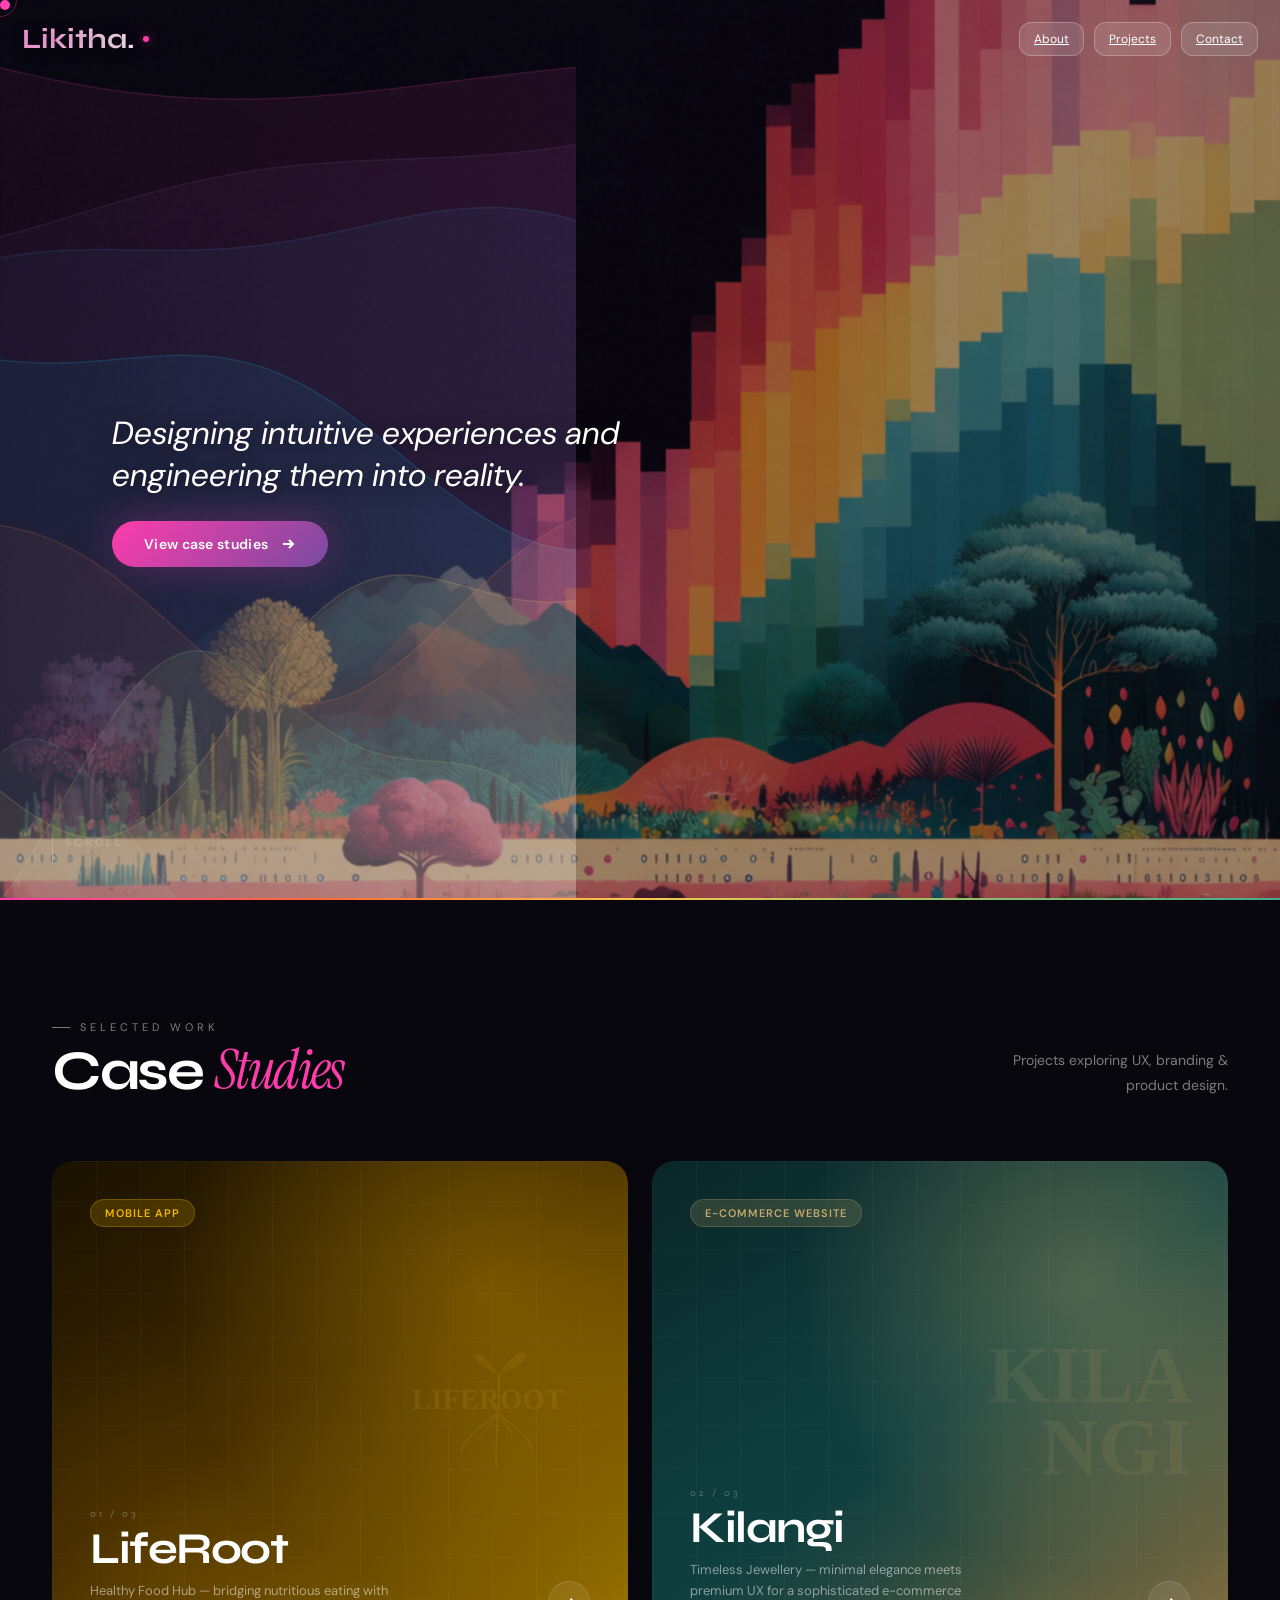
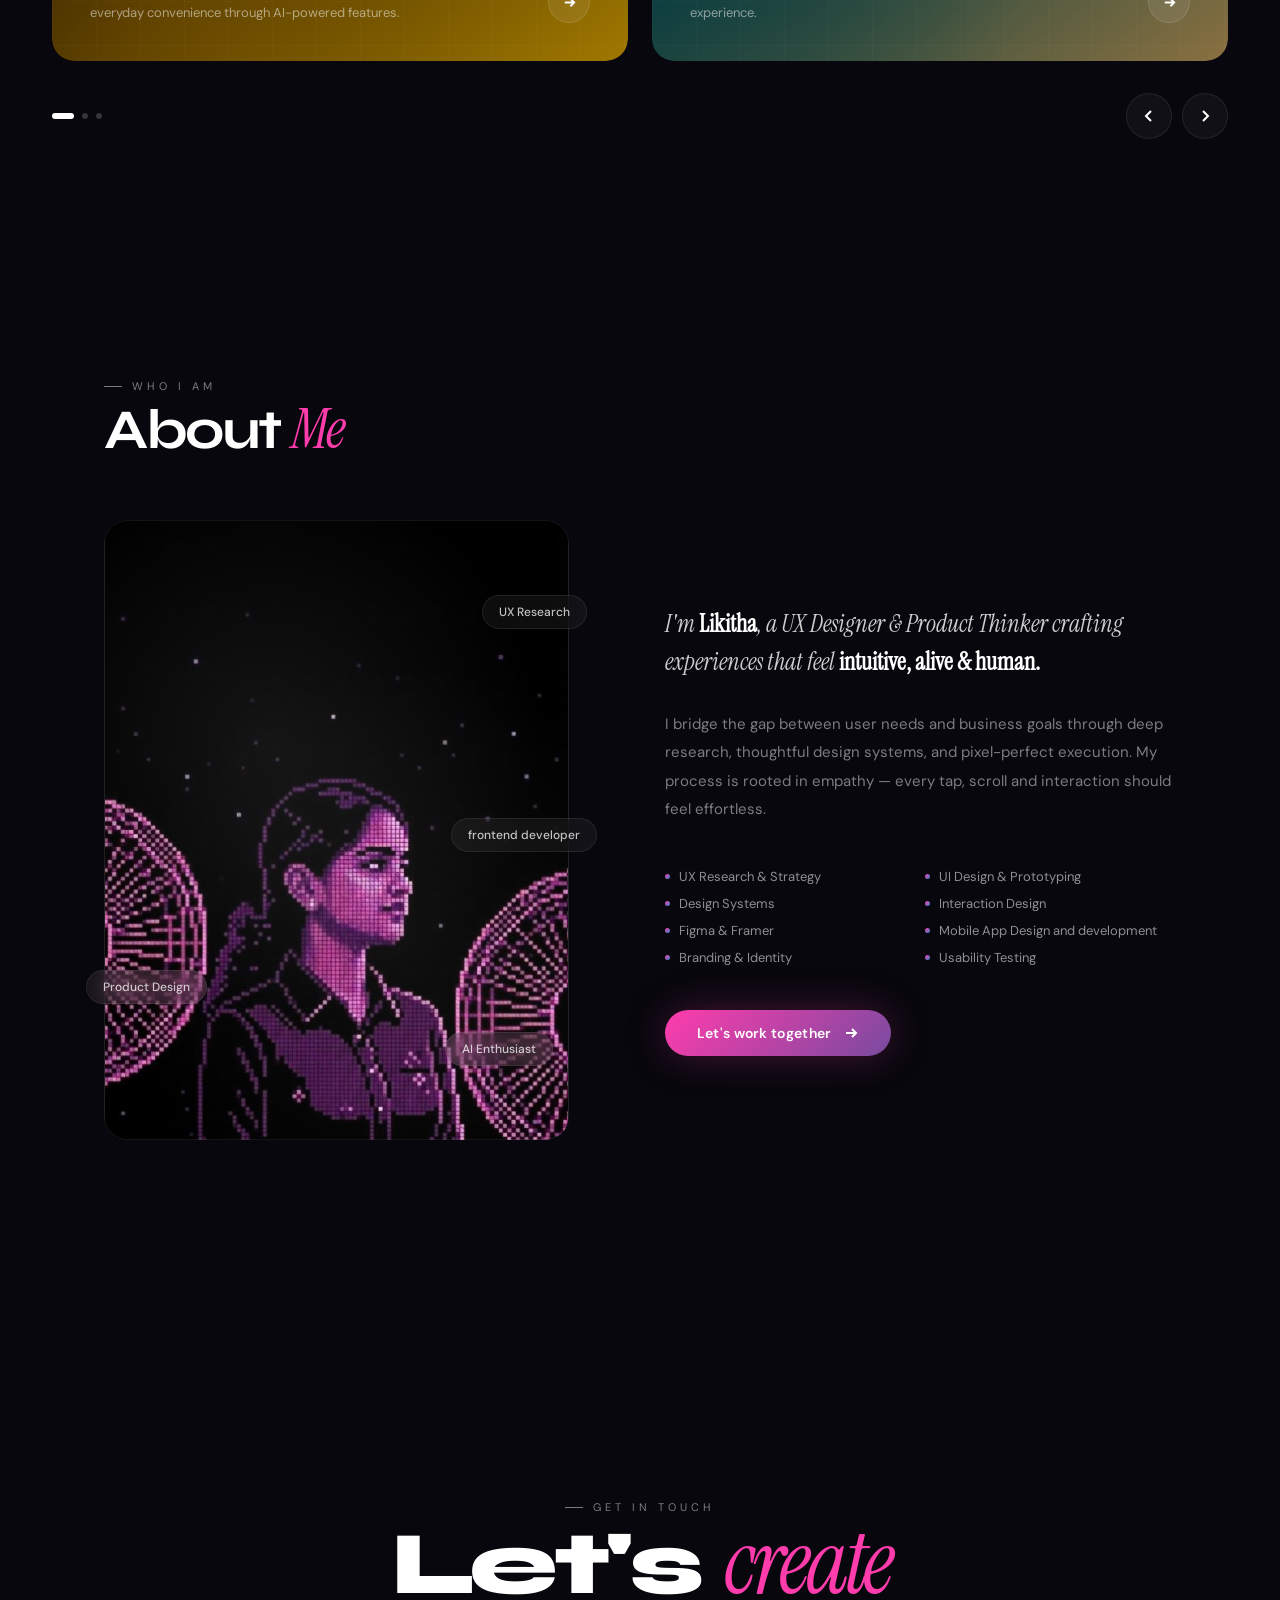
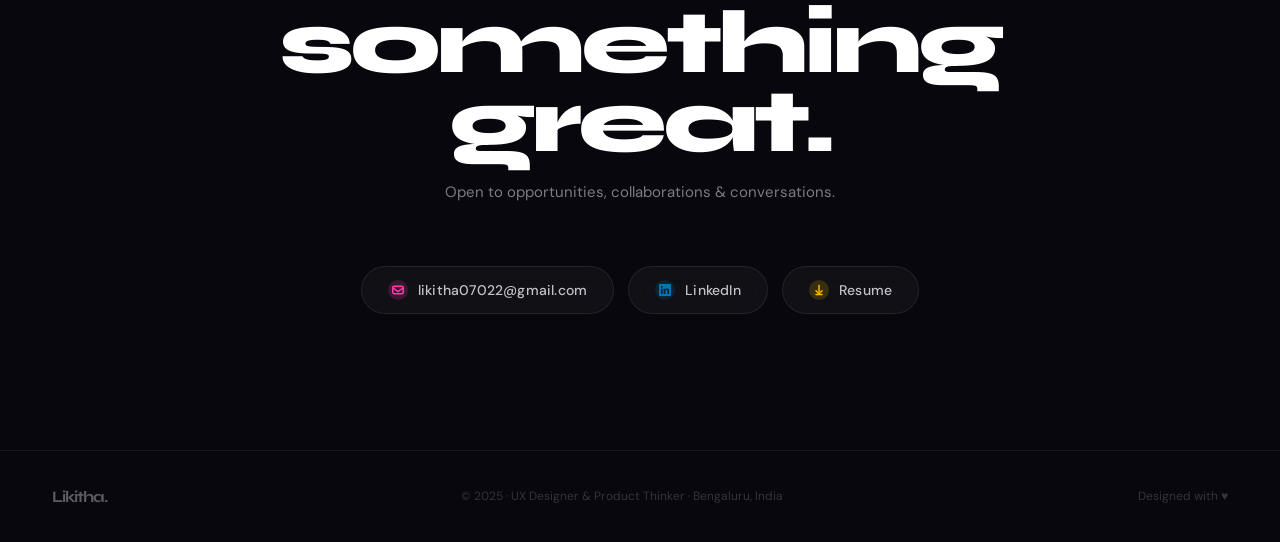
<file: index.html>
<!DOCTYPE html>
<html lang="en">

<head>
  <meta charset="UTF-8" />
  <meta name="viewport" content="width=device-width, initial-scale=1.0" />
  <title>LikithaCraft — UX Designer & Product Thinker</title>
  <link
    href="https://fonts.googleapis.com/css2?family=Syne:wght@400;500;600;700;800&family=Instrument+Serif:ital@0;1&family=DM+Sans:wght@300;400;500;600&display=swap"
    rel="stylesheet" />
  <style>
    *,
    *::before,
    *::after {
      box-sizing: border-box;
      margin: 0;
      padding: 0;
    }

    :root {
      --c1: #FF3CAC;
      --c2: #784BA0;
      --c3: #2B86C5;
      --c4: #00C9FF;
      --c5: #FF6B35;
      --c6: #F9C74F;
      --c7: #90BE6D;
      --c8: #43AA8B;
      --bg: #07070d;
      --surface: rgba(255, 255, 255, 0.04);
      --border: rgba(255, 255, 255, 0.08);
      --txt: #f0f0f5;
      --txt2: rgba(240, 240, 245, 0.5);
      --ff: 'Syne', sans-serif;
      --fs: 'Instrument Serif', serif;
      --fb: 'DM Sans', sans-serif;
    }

    html {
      scroll-behavior: smooth;
    }

    body {
      background: var(--bg);
      color: var(--txt);
      font-family: var(--fb);
      overflow-x: hidden;
      cursor: none;
    }

    /* CURSOR */
    #cur {
      position: fixed;
      width: 10px;
      height: 10px;
      border-radius: 50%;
      background: var(--c1);
      pointer-events: none;
      z-index: 9999;
      mix-blend-mode: screen;
      transition: transform .15s;
    }

    #curR {
      position: fixed;
      width: 34px;
      height: 34px;
      border-radius: 50%;
      border: 1px solid rgba(255, 60, 172, .35);
      pointer-events: none;
      z-index: 9998;
      transition: width .3s, height .3s;
    }

    /* NAV */
    nav {
      display: flex;
      justify-content: space-between;
      align-items: center;
      padding: 22px 52px;
      position: relative;
      z-index: 12;
    }

    .nav-logo {
      font-family: var(--ff);
      font-size: 20px;
      font-weight: 800;
      color: #fff;
      text-decoration: none;
      letter-spacing: -1px;
    }

    .nav-links {
      display: flex;
      flex-wrap: wrap;
      gap: 8px;
      list-style: none;
    }

    .nav-links a {
      font-size: 13px;
      font-weight: 500;
      color: rgba(255, 255, 255, .85);
      text-decoration: none;
      padding: 8px 20px;
      border-radius: 100px;
      border: 1px solid rgba(255, 255, 255, .12);
      letter-spacing: .3px;
      backdrop-filter: blur(12px);
      background: rgba(255, 255, 255, .04);
      transition: background .2s, border-color .2s;
    }

    .nav-links a:hover {
      background: rgba(255, 255, 255, .1);
      border-color: rgba(255, 255, 255, .25);
    }

    /* HERO */
    .hero {
      position: relative;
      min-height: 100vh;
      width: 100%;
      display: flex;
      align-items: center;
      justify-content: flex-start;
      padding-top: 80px;
      overflow: hidden;
      background: #07070d;
    }

    .hero::before {
      content: '';
      position: absolute;
      inset: 0;
      background: url('hero/hero_image.png') right center / cover no-repeat;
      opacity: 1;
      z-index: 0;
      filter: brightness(0.60);
    }

    #waveCanvas {
      position: absolute;
      top: 0;
      left: 0;
      width: 100%;
      height: 100%;
      pointer-events: none;
      z-index: 1;
      mix-blend-mode: screen;
    }

    .hero-noise {
      z-index: 2;
      opacity: .4;
    }

    .color-bar {
      z-index: 3;
    }

    .hero-top {
      position: absolute;
      top: 22px;
      left: 22px;
      right: 22px;
      display: flex;
      justify-content: space-between;
      align-items: center;
      z-index: 4;
    }

    .hero-content {
      position: relative;
      z-index: 5;
      padding: 0 52px;
      max-width: 760px;
      margin-left: 60px;
    }

    .scroll-hint {
      position: absolute;
      bottom: 36px;
      left: 52px;
      z-index: 5;
    }

    .hero-top {
      position: absolute;
      top: 22px;
      left: 22px;
      right: 22px;
      display: flex;
      justify-content: space-between;
      align-items: center;
      z-index: 11;
    }

    .hero-logo {
      display: inline-flex;
      align-items: center;
      gap: 8px;
      font-family: var(--ff);
      color: #fff;
      font-weight: 700;
      font-size: clamp(20px, 2.4vw, 28px);
      text-shadow: 0 2px 14px rgba(0, 0, 0, .4);
      background: linear-gradient(135deg, #FF8CDA, #FFFFFF);
      -webkit-background-clip: text;
      -webkit-text-fill-color: transparent;
      background-clip: text;
    }

    .hero-logo::after {
      content: '';
      width: 6px;
      height: 6px;
      border-radius: 50%;
      background: #FF3CAC;
      box-shadow: 0 0 10px rgba(255, 60, 172, .6);
    }

    .hero-actions {
      display: flex;
      gap: 10px;
    }

    .hero-action-btn {
      border: 1px solid rgba(255, 255, 255, .25);
      background: rgba(255, 255, 255, .12);
      color: #fff;
      border-radius: 12px;
      font-size: 12px;
      padding: 8px 14px;
      cursor: pointer;
      backdrop-filter: blur(12px);
      transition: transform .2s ease, background .2s ease, border-color .2s ease;
    }

    .hero-action-btn:hover {
      transform: translateY(-1px);
      background: rgba(255, 255, 255, .2);
      border-color: rgba(255, 255, 255, .4);
    }

    .hero-top {
      position: absolute;
      top: 22px;
      left: 22px;
      right: 22px;
      display: flex;
      justify-content: space-between;
      align-items: center;
      z-index: 11;
      gap: 14px;
    }

    .hero-logo {
      display: inline-flex;
      align-items: center;
      gap: 8px;
      font-family: var(--ff);
      color: #fff;
      font-weight: 700;
      font-size: clamp(20px, 2.4vw, 28px);
      text-shadow: 0 2px 14px rgba(0, 0, 0, .4);
      background: linear-gradient(135deg, #FF8CDA, #FFFFFF);
      -webkit-background-clip: text;
      -webkit-text-fill-color: transparent;
      background-clip: text;
    }

    .hero-logo::after {
      content: '';
      width: 6px;
      height: 6px;
      border-radius: 50%;
      background: #FF3CAC;
      box-shadow: 0 0 10px rgba(255, 60, 172, .6);
    }

    .hero-quote {
      font-size: clamp(20px, 3vw, 32px);
      color: #fff;
      max-width: 620px;
      font-style: italic;
      line-height: 1.3;
      margin-bottom: 24px;
      text-shadow: 0 2px 18px rgba(0, 0, 0, .5);
    }

    .hero-noise {
      position: absolute;
      inset: 0;
      pointer-events: none;
      opacity: .3;
      background-image: url("data:image/svg+xml,%3Csvg viewBox='0 0 200 200' xmlns='http://www.w3.org/2000/svg'%3E%3Cfilter id='n'%3E%3CfeTurbulence type='fractalNoise' baseFrequency='.85' numOctaves='4'/%3E%3C/filter%3E%3Crect width='100%25' height='100%25' filter='url(%23n)' opacity='.05'/%3E%3C/svg%3E");
    }

    .color-bar {
      position: absolute;
      bottom: 0;
      left: 0;
      right: 0;
      height: 2px;
      background: linear-gradient(90deg, var(--c1), var(--c5), var(--c6), var(--c7), var(--c8), var(--c4), var(--c3), var(--c2), var(--c1));
      background-size: 200% 100%;
      animation: cbar 5s linear infinite;
    }

    @keyframes cbar {
      to {
        background-position: 200% 0;
      }
    }

    .hero-content {
      position: relative;
      z-index: 10;
      padding: 0 52px;
      max-width: 760px;
    }

    .h-eye {
      font-size: 11px;
      letter-spacing: 4px;
      text-transform: uppercase;
      color: rgba(255, 255, 255, .35);
      margin-bottom: 28px;
      display: flex;
      align-items: center;
      gap: 12px;
      opacity: 0;
      animation: fup .8s ease .3s forwards;
    }

    .h-eye::before {
      content: '';
      width: 28px;
      height: 1px;
      background: rgba(255, 255, 255, .3);
    }

    .h-name {
      font-family: var(--ff);
      font-size: clamp(70px, 11vw, 136px);
      font-weight: 800;
      line-height: .88;
      letter-spacing: -5px;
      color: #fff;
      display: flex;
      margin-bottom: 16px;
    }

    .h-name .lt {
      display: inline-block;
      opacity: 0;
      transform: translateY(60px);
    }

    .h-name .lt:nth-child(1) {
      animation: lup .65s cubic-bezier(.16, 1, .3, 1) .5s forwards;
    }

    .h-name .lt:nth-child(2) {
      animation: lup .65s cubic-bezier(.16, 1, .3, 1) .58s forwards;
    }

    .h-name .lt:nth-child(3) {
      animation: lup .65s cubic-bezier(.16, 1, .3, 1) .66s forwards;
    }

    .h-name .lt:nth-child(4) {
      animation: lup .65s cubic-bezier(.16, 1, .3, 1) .74s forwards;
    }

    .h-name .lt:nth-child(5) {
      animation: lup .65s cubic-bezier(.16, 1, .3, 1) .82s forwards;
    }

    .h-name .lt:nth-child(6) {
      animation: lup .65s cubic-bezier(.16, 1, .3, 1) .90s forwards;
    }

    .h-name .lt:nth-child(7) {
      animation: lup .65s cubic-bezier(.16, 1, .3, 1) .98s forwards;
    }

    .h-name .lt:nth-child(8) {
      animation: lup .65s cubic-bezier(.16, 1, .3, 1) 1.06s forwards;
      color: var(--c1);
    }

    @keyframes lup {
      to {
        opacity: 1;
        transform: translateY(0);
      }
    }

    @keyframes fup {
      to {
        opacity: 1;
      }
    }

    .h-tag {
      font-family: var(--fs);
      font-style: italic;
      font-size: clamp(17px, 2.3vw, 26px);
      color: rgba(255, 255, 255, .45);
      margin-bottom: 44px;
      opacity: 0;
      animation: fup .8s ease 1.25s forwards;
    }

    .h-cta {
      display: inline-flex;
      align-items: center;
      gap: 12px;
      padding: 14px 32px;
      border-radius: 100px;
      background: linear-gradient(135deg, var(--c1), var(--c2));
      color: #fff;
      font-size: 14px;
      font-weight: 600;
      text-decoration: none;
      letter-spacing: .3px;
      box-shadow: 0 0 40px rgba(255, 60, 172, .25);
      opacity: 0;
      animation: fup .8s ease 1.5s forwards;
      transition: transform .25s, box-shadow .25s;
    }

    .h-cta:hover {
      transform: translateY(-2px);
      box-shadow: 0 0 64px rgba(255, 60, 172, .5);
    }

    .scroll-hint {
      position: absolute;
      bottom: 36px;
      left: 52px;
      display: flex;
      align-items: center;
      gap: 12px;
      font-size: 11px;
      letter-spacing: 3px;
      text-transform: uppercase;
      color: rgba(255, 255, 255, .25);
      opacity: 0;
      animation: fup .8s ease 2s forwards;
    }

    .scroll-line {
      width: 1px;
      height: 44px;
      background: linear-gradient(to bottom, transparent, rgba(255, 255, 255, .3));
      animation: spulse 2.2s ease infinite 2.5s;
    }

    @keyframes spulse {

      0%,
      100% {
        opacity: .3
      }

      50% {
        opacity: 1
      }
    }

    /* WORK */
    .sec-work {
      padding: 120px 52px;
    }

    .sec-hd {
      display: flex;
      align-items: flex-end;
      justify-content: space-between;
      margin-bottom: 64px;
    }

    .sec-lbl {
      font-size: 11px;
      letter-spacing: 4px;
      text-transform: uppercase;
      color: var(--txt2);
      margin-bottom: 10px;
      display: flex;
      align-items: center;
      gap: 10px;
    }

    .sec-lbl::before {
      content: '';
      width: 18px;
      height: 1px;
      background: var(--txt2);
    }

    .sec-ttl {
      font-family: var(--ff);
      font-size: clamp(34px, 5vw, 56px);
      font-weight: 700;
      letter-spacing: -2.5px;
      line-height: .95;
      color: #fff;
    }

    .sec-ttl em {
      font-family: var(--fs);
      font-style: italic;
      font-weight: 400;
      color: var(--c1);
    }

    /* CAROUSEL */
    .c-wrap {
      overflow: hidden;
    }

    .c-track {
      display: flex;
      gap: 24px;
      transition: transform .65s cubic-bezier(.16, 1, .3, 1);
      will-change: transform;
    }

    .c-card {
      flex: 0 0 calc(50% - 12px);
      min-width: calc(50% - 12px);
      position: relative;
      border-radius: 22px;
      overflow: hidden;
      text-decoration: none;
      display: block;
      transition: transform .4s ease;
    }

    .c-card:hover {
      transform: translateY(-6px);
    }

    .c-card.wide {
      flex: 0 0 100%;
      min-width: 100%;
    }

    .c-inner {
      position: relative;
      height: 500px;
      overflow: hidden;
      border-radius: 22px;
    }

    .c-card.wide .c-inner {
      height: 420px;
    }

    .c-bg {
      width: 100%;
      height: 100%;
      transition: transform .65s ease;
    }

    .c-card:hover .c-bg {
      transform: scale(1.04);
    }

    .bg-life {
      background: linear-gradient(145deg, #1A1200 0%, #3d2800 45%, #a07800 100%);
    }

    .bg-kila {
      background: linear-gradient(145deg, #0a2628 0%, #0f4040 50%, #8a7040 100%);
    }

    .bg-glow {
      background: linear-gradient(145deg, #080808 0%, #0d1610 55%, #002a15 100%);
    }

    .c-deco {
      position: absolute;
      inset: 0;
      pointer-events: none;
    }

    .deco-life {
      background: radial-gradient(circle at 75% 25%, rgba(245, 184, 0, .3) 0%, transparent 55%), radial-gradient(circle at 20% 80%, rgba(180, 120, 0, .18) 0%, transparent 40%);
    }

    .deco-kila {
      background: radial-gradient(circle at 75% 25%, rgba(198, 169, 105, .35) 0%, transparent 50%), radial-gradient(circle at 20% 75%, rgba(15, 61, 62, .5) 0%, transparent 45%);
    }

    .deco-glow {
      background: radial-gradient(circle at 72% 30%, rgba(0, 255, 136, .22) 0%, transparent 50%), radial-gradient(circle at 25% 70%, rgba(0, 255, 200, .1) 0%, transparent 45%);
    }

    .c-grid {
      position: absolute;
      inset: 0;
      background-image: linear-gradient(rgba(255, 255, 255, .025) 1px, transparent 1px), linear-gradient(90deg, rgba(255, 255, 255, .025) 1px, transparent 1px);
      background-size: 44px 44px;
    }

    /* big deco type behind each card */
    .c-bg-type {
      position: absolute;
      right: 36px;
      top: 50%;
      transform: translateY(-50%);
      pointer-events: none;
      user-select: none;
    }

    .c-info {
      position: absolute;
      inset: 0;
      padding: 38px;
      display: flex;
      flex-direction: column;
      justify-content: space-between;
    }

    .c-tag {
      display: inline-flex;
      align-items: center;
      gap: 6px;
      padding: 6px 14px;
      border-radius: 100px;
      font-size: 11px;
      font-weight: 600;
      letter-spacing: 1px;
      text-transform: uppercase;
      backdrop-filter: blur(12px);
      align-self: flex-start;
    }

    .tag-life {
      background: rgba(245, 184, 0, .18);
      color: #F5B800;
      border: 1px solid rgba(245, 184, 0, .25);
    }

    .tag-kila {
      background: rgba(198, 169, 105, .18);
      color: #c6a969;
      border: 1px solid rgba(198, 169, 105, .25);
    }

    .tag-glow {
      background: rgba(0, 255, 136, .1);
      color: #00FF88;
      border: 1px solid rgba(0, 255, 136, .2);
    }

    .c-num {
      font-size: 10px;
      letter-spacing: 3px;
      color: rgba(255, 255, 255, .28);
      margin-bottom: 8px;
      font-family: var(--ff);
    }

    .c-title {
      font-family: var(--ff);
      font-size: clamp(26px, 3.8vw, 44px);
      font-weight: 700;
      color: #fff;
      letter-spacing: -1.5px;
      line-height: .95;
      margin-bottom: 10px;
    }

    .c-desc {
      font-size: 13px;
      color: rgba(255, 255, 255, .5);
      line-height: 1.65;
      max-width: 320px;
    }

    .c-arr {
      position: absolute;
      bottom: 38px;
      right: 38px;
      width: 42px;
      height: 42px;
      border-radius: 50%;
      background: rgba(255, 255, 255, .08);
      border: 1px solid rgba(255, 255, 255, .12);
      display: flex;
      align-items: center;
      justify-content: center;
      transition: background .25s, transform .25s;
      backdrop-filter: blur(8px);
    }

    .c-card:hover .c-arr {
      background: rgba(255, 255, 255, .18);
      transform: translate(3px, -3px);
    }

    /* carousel nav */
    .c-nav {
      display: flex;
      align-items: center;
      justify-content: space-between;
      margin-top: 32px;
    }

    .c-dots {
      display: flex;
      gap: 8px;
    }

    .dot {
      width: 6px;
      height: 6px;
      border-radius: 100px;
      background: rgba(255, 255, 255, .18);
      transition: width .3s, background .3s;
      cursor: pointer;
    }

    .dot.on {
      width: 22px;
      background: #fff;
    }

    .c-btns {
      display: flex;
      gap: 10px;
    }

    .c-btn {
      width: 46px;
      height: 46px;
      border-radius: 50%;
      border: 1px solid var(--border);
      background: var(--surface);
      color: #fff;
      display: flex;
      align-items: center;
      justify-content: center;
      cursor: pointer;
      transition: background .2s, border-color .2s, transform .2s;
    }

    .c-btn:hover {
      background: rgba(255, 255, 255, .08);
      border-color: rgba(255, 255, 255, .2);
      transform: scale(1.06);
    }

    .c-btn:disabled {
      opacity: .3;
      cursor: not-allowed;
      transform: none;
    }

    /* ABOUT */
    #about {
      padding: 120px 52px;
    }

    .a-grid {
      display: grid;
      grid-template-columns: 1fr 1.1fr;
      gap: 96px;
      align-items: center;
    }

    .a-vis {
      position: relative;
      z-index: 2;
    }

    .a-box {
      width: 100%;
      aspect-ratio: 3/4;
      border-radius: 24px;
      background: linear-gradient(140deg, rgba(0, 0, 0, 0.2), rgba(0, 0, 0, 0.15)), url("hero/pic.jpg") center/cover no-repeat;
      background-color: #111;
      border: 1px solid var(--border);
      display: flex;
      align-items: center;
      justify-content: center;
      position: relative;
      overflow: hidden;
    }

    .a-box::before {
      content: '';
      position: absolute;
      inset: 0;
      background: radial-gradient(circle at 35% 35%, rgba(255, 255, 255, .08) 0%, transparent 55%),
        radial-gradient(circle at 65% 70%, rgba(255, 255, 255, .06) 0%, transparent 55%);
      pointer-events: none;
      z-index: 1;
    }

    .a-img {
      position: absolute;
      top: 0;
      left: 0;
      width: 100%;
      height: 100%;
      object-fit: cover;
      display: block;
      z-index: 0;
      opacity: 1;
    }

    .a-chip {
      position: absolute;
      padding: 8px 16px;
      border-radius: 100px;
      font-size: 12px;
      font-weight: 500;
      backdrop-filter: blur(12px);
      border: 1px solid var(--border);
      background: rgba(255, 255, 255, .08);
      color: rgba(255, 255, 255, .95);
      white-space: nowrap;
      z-index: 2;
    }

    .a-init {
      display: none;
    }

    .a-chip {
      position: absolute;
      padding: 8px 16px;
      border-radius: 100px;
      font-size: 12px;
      font-weight: 500;
      backdrop-filter: blur(12px);
      border: 1px solid var(--border);
      background: rgba(255, 255, 255, .05);
      color: rgba(255, 255, 255, .75);
      white-space: nowrap;
    }

    .ch1 {
      top: 12%;
      right: -18px;
    }

    .ch2 {
      bottom: 22%;
      left: -18px;
    }

    .ch3 {
      top: 48%;
      right: -28px;
    }

    .ch4 {
      bottom: 12%;
      right: 16px;
    }

    .a-bio {
      font-family: var(--fs);
      font-style: italic;
      font-size: clamp(18px, 2vw, 24px);
      line-height: 1.6;
      color: rgba(255, 255, 255, .8);
      margin-bottom: 28px;
    }

    .a-bio strong {
      font-style: normal;
      color: #fff;
    }

    .a-body {
      font-size: 15px;
      color: var(--txt2);
      line-height: 1.9;
      margin-bottom: 44px;
    }

    .sk-grid {
      display: grid;
      grid-template-columns: 1fr 1fr;
      gap: 10px;
      margin-bottom: 44px;
    }

    .sk-item {
      display: flex;
      align-items: center;
      gap: 9px;
      font-size: 13px;
      color: rgba(255, 255, 255, .55);
    }

    .sk-dot {
      width: 5px;
      height: 5px;
      border-radius: 50%;
      flex-shrink: 0;
      background: linear-gradient(135deg, var(--c1), var(--c3));
    }

    /* CONTACT */
    #contact {
      padding: 120px 52px 80px;
    }

    .ct-wrap {
      max-width: 860px;
      margin: 0 auto;
    }

    .ct-hd {
      text-align: center;
      margin-bottom: 64px;
    }

    .ct-big {
      font-family: var(--ff);
      font-size: clamp(44px, 7vw, 90px);
      font-weight: 800;
      letter-spacing: -4px;
      line-height: .88;
      color: #fff;
      margin-bottom: 20px;
    }

    .ct-big em {
      font-family: var(--fs);
      font-style: italic;
      font-weight: 400;
      color: var(--c1);
    }

    .ct-sub {
      font-size: 15px;
      color: var(--txt2);
    }

    .ct-links {
      display: flex;
      gap: 14px;
      justify-content: center;
      margin-bottom: 56px;
      flex-wrap: wrap;
    }

    .ct-lnk {
      display: flex;
      align-items: center;
      gap: 10px;
      padding: 13px 26px;
      border-radius: 100px;
      border: 1px solid var(--border);
      background: var(--surface);
      color: rgba(255, 255, 255, .75);
      font-size: 14px;
      font-weight: 500;
      text-decoration: none;
      letter-spacing: .2px;
      transition: background .25s, border-color .25s, transform .25s;
      backdrop-filter: blur(12px);
    }

    .ct-lnk:hover {
      background: rgba(255, 255, 255, .08);
      border-color: rgba(255, 255, 255, .2);
      transform: translateY(-2px);
    }

    .lico {
      width: 20px;
      height: 20px;
      border-radius: 50%;
      display: flex;
      align-items: center;
      justify-content: center;
    }

    .ct-form {
      background: var(--surface);
      border: 1px solid var(--border);
      border-radius: 24px;
      padding: 48px;
      backdrop-filter: blur(20px);
    }

    .f-row {
      display: grid;
      grid-template-columns: 1fr 1fr;
      gap: 18px;
      margin-bottom: 18px;
    }

    .f-grp {
      display: flex;
      flex-direction: column;
      gap: 8px;
    }

    .f-grp.full {
      grid-column: 1/-1;
    }

    .f-lbl {
      font-size: 11px;
      letter-spacing: 2px;
      text-transform: uppercase;
      color: var(--txt2);
      font-weight: 600;
    }

    .f-inp,
    .f-ta {
      background: rgba(255, 255, 255, .035);
      border: 1px solid var(--border);
      border-radius: 12px;
      padding: 13px 18px;
      color: #fff;
      font-family: var(--fb);
      font-size: 14px;
      outline: none;
      resize: none;
      transition: border-color .25s, background .25s;
    }

    .f-inp:focus,
    .f-ta:focus {
      border-color: rgba(255, 60, 172, .45);
      background: rgba(255, 255, 255, .055);
    }

    .f-inp::placeholder,
    .f-ta::placeholder {
      color: rgba(255, 255, 255, .18);
    }

    .f-ta {
      height: 125px;
    }

    .f-sub {
      display: inline-flex;
      align-items: center;
      gap: 10px;
      padding: 14px 34px;
      border-radius: 100px;
      background: linear-gradient(135deg, var(--c1), var(--c2));
      border: none;
      color: #fff;
      font-family: var(--fb);
      font-size: 14px;
      font-weight: 600;
      cursor: pointer;
      margin-top: 10px;
      box-shadow: 0 0 36px rgba(255, 60, 172, .2);
      transition: transform .25s, box-shadow .25s;
    }

    .f-sub:hover {
      transform: translateY(-2px);
      box-shadow: 0 0 60px rgba(255, 60, 172, .45);
    }

    /* FOOTER */
    footer {
      padding: 36px 52px;
      border-top: 1px solid var(--border);
      display: flex;
      align-items: center;
      justify-content: space-between;
    }

    .ft-nm {
      font-family: var(--ff);
      font-size: 16px;
      font-weight: 700;
      color: rgba(255, 255, 255, .35);
      letter-spacing: -1px;
    }

    .ft-cp {
      font-size: 12px;
      color: rgba(255, 255, 255, .18);
    }

    /* REVEAL */
    .rv {
      opacity: 0;
      transform: translateY(36px);
      transition: opacity .75s ease, transform .75s ease;
    }

    .rv.show {
      opacity: 1;
      transform: translateY(0);
    }

    @media(max-width:900px) {
      nav {
        padding: 18px 22px;
      }

      .hero-content,
      .sec-work,
      #about,
      #contact {
        padding-left: 22px;
        padding-right: 22px;
      }

      .c-card {
        flex: 0 0 88%;
        min-width: 88%;
      }

      .a-grid {
        grid-template-columns: 1fr;
        gap: 48px;
      }

      .f-row {
        grid-template-columns: 1fr;
      }

      footer {
        padding: 28px 22px;
        flex-direction: column;
        gap: 10px;
        text-align: center;
      }
    }
  </style>
</head>

<body>

  <div id="cur"></div>
  <div id="curR"></div>

  <!-- HERO -->
  <section class="hero" id="home">
    <canvas id="waveCanvas"></canvas>
    <div class="hero-noise"></div>
    <div class="color-bar"></div>

    <div class="hero-top">
      <div class="hero-logo">Likitha.</div>
      <div class="hero-actions">
        <a href="#about" class="hero-action-btn">About</a>
        <a href="#work" class="hero-action-btn">Projects</a>
        <a href="#contact" class="hero-action-btn">Contact</a>
      </div>
    </div>

    <div class="hero-content">
      <p class="hero-quote">Designing intuitive experiences and engineering them into reality.</p>
      <a href="#work" class="h-cta">
        View case studies
        <svg width="16" height="16" viewBox="0 0 16 16" fill="none" stroke="currentColor" stroke-width="2">
          <path d="M3 8h10M9 4l4 4-4 4" />
        </svg>
      </a>
    </div>

    <div class="scroll-hint">
      <div class="scroll-line"></div>
      Scroll
    </div>
  </section>

  <!-- WORK -->
  <section class="sec-work" id="work">
    <div class="sec-hd rv">
      <div>
        <p class="sec-lbl">Selected Work</p>
        <h2 class="sec-ttl">Case <em>Studies</em></h2>
      </div>
      <p style="font-size:14px;color:var(--txt2);max-width:240px;text-align:right;line-height:1.75;">Projects
        exploring UX, branding &amp; product design.</p>
    </div>

    <div class="c-wrap rv">
      <div class="c-track" id="cTrack">

        <!-- LifeRoot -->
        <a href="liferoot.html" class="c-card">
          <div class="c-inner">
            <div class="c-bg bg-life">
              <div class="c-deco deco-life"></div>
              <div class="c-grid"></div>
              <div class="c-bg-type" style="opacity:.1;">
                <svg width="180" height="120" viewBox="0 0 325 209">
                  <defs>
                    <linearGradient id="lga" x1="80%" y1="10%" x2="20%" y2="90%">
                      <stop offset="0%" stop-color="#f5c93a" />
                      <stop offset="100%" stop-color="#b8860b" />
                    </linearGradient>
                    <linearGradient id="lgb" x1="20%" y1="10%" x2="80%" y2="90%">
                      <stop offset="0%" stop-color="#f5c93a" />
                      <stop offset="100%" stop-color="#b8860b" />
                    </linearGradient>
                    <radialGradient id="sgc" cx="45%" cy="35%" r="65%">
                      <stop offset="0%" stop-color="#f5c93a" />
                      <stop offset="100%" stop-color="#8b5e00" />
                    </radialGradient>
                  </defs>
                  <ellipse cx="157" cy="105" rx="5" ry="6" fill="url(#sgc)" />
                  <path d="M157,105 L157,44" fill="none" stroke="#f5c93a" stroke-width="4" stroke-linecap="round" />
                  <path d="M157,44 C152,36 143,22 128,10 C120,5 112,4 115,14 C118,24 138,34 157,44 Z"
                    fill="url(#lga)" />
                  <path d="M157,44 C162,34 172,18 188,8 C196,3 208,2 205,13 C202,24 180,36 157,44 Z" fill="url(#lgb)" />
                  <text x="0" y="105" font-family="Georgia,serif" font-size="52" font-weight="700"
                    fill="#f5c93a">LIFEROOT</text>
                  <g fill="none" stroke="#f5c93a" stroke-linecap="round">
                    <path stroke-width="3" d="M154,109 C154,130 153,155 152,175 C151,190 152,200 153,209" />
                    <path stroke-width="2.5" d="M154,112 C144,122 128,134 112,148 C100,158 92,170 88,184" />
                    <path stroke-width="2.5" d="M156,112 C166,122 182,134 198,148 C210,158 216,170 216,184" />
                    <path stroke-width="2" d="M153,118 C144,128 134,140 126,154" />
                    <path stroke-width="2" d="M156,118 C166,128 176,140 182,154" />
                  </g>
                </svg>
              </div>
            </div>
            <div class="c-info">
              <span class="c-tag tag-life">Mobile App</span>
              <div>
                <p class="c-num">01 / 03</p>
                <h3 class="c-title">LifeRoot</h3>
                <p class="c-desc">Healthy Food Hub — bridging nutritious eating with everyday convenience through
                  AI-powered features.</p>
              </div>
            </div>
            <div class="c-arr">
              <svg width="15" height="15" viewBox="0 0 16 16" fill="none" stroke="white" stroke-width="2">
                <path d="M3 8h10M9 4l4 4-4 4" />
              </svg>
            </div>
          </div>
        </a>

        <!-- Kilangi -->
        <a href="Kilangi.html" class="c-card">
          <div class="c-inner">
            <div class="c-bg bg-kila">
              <div class="c-deco deco-kila"></div>
              <div class="c-grid"></div>
              <div class="c-bg-type"
                style="opacity:.1;font-family:'Georgia',serif;font-size:80px;font-weight:700;color:#c6a969;line-height:.9;text-align:right;">
                KILA<br />NGI</div>
            </div>
            <div class="c-info">
              <span class="c-tag tag-kila">E-commerce Website</span>
              <div>
                <p class="c-num">02 / 03</p>
                <h3 class="c-title">Kilangi</h3>
                <p class="c-desc">Timeless Jewellery — minimal elegance meets premium UX for a sophisticated e-commerce
                  experience.</p>
              </div>
            </div>
            <div class="c-arr">
              <svg width="15" height="15" viewBox="0 0 16 16" fill="none" stroke="white" stroke-width="2">
                <path d="M3 8h10M9 4l4 4-4 4" />
              </svg>
            </div>
          </div>
        </a>

        <!-- GlowOS -->
        <a href="glowos.html" class="c-card">
          <div class="c-inner">
            <div class="c-bg bg-glow">
              <div class="c-deco deco-glow"></div>
              <div class="c-grid"></div>
              <div class="c-bg-type"
                style="opacity:.07;font-family:'Courier New',monospace;font-size:120px;font-weight:900;color:#00FF88;line-height:.82;letter-spacing:-4px;">
                GLOW<br />OS</div>
            </div>
            <div class="c-info">
              <span class="c-tag tag-glow">Android Theme</span>
              <div>
                <p class="c-num">03 / 03</p>
                <h3 class="c-title">GlowOS</h3>
                <p class="c-desc">Neon Glassmorphism — a dual-mode Android design system built on a single token
                  architecture across 9 native screens.</p>
              </div>
            </div>
            <div class="c-arr">
              <svg width="15" height="15" viewBox="0 0 16 16" fill="none" stroke="white" stroke-width="2">
                <path d="M3 8h10M9 4l4 4-4 4" />
              </svg>
            </div>
          </div>
        </a>

        <!-- LifeRoot (Infinite Loop) -->
        <a href="liferoot.html" class="c-card">
          <div class="c-inner">
            <div class="c-bg bg-life">
              <div class="c-deco deco-life"></div>
              <div class="c-grid"></div>
              <div class="c-bg-type" style="opacity:.1;">
                <svg width="180" height="120" viewBox="0 0 325 209">
                  <defs>
                    <linearGradient id="lga" x1="80%" y1="10%" x2="20%" y2="90%">
                      <stop offset="0%" stop-color="#f5c93a" />
                      <stop offset="100%" stop-color="#b8860b" />
                    </linearGradient>
                    <linearGradient id="lgb" x1="20%" y1="10%" x2="80%" y2="90%">
                      <stop offset="0%" stop-color="#f5c93a" />
                      <stop offset="100%" stop-color="#b8860b" />
                    </linearGradient>
                    <radialGradient id="sgc" cx="45%" cy="35%" r="65%">
                      <stop offset="0%" stop-color="#f5c93a" />
                      <stop offset="100%" stop-color="#8b5e00" />
                    </radialGradient>
                  </defs>
                  <ellipse cx="157" cy="105" rx="5" ry="6" fill="url(#sgc)" />
                  <path d="M157,105 L157,44" fill="none" stroke="#f5c93a" stroke-width="4" stroke-linecap="round" />
                  <path d="M157,44 C152,36 143,22 128,10 C120,5 112,4 115,14 C118,24 138,34 157,44 Z"
                    fill="url(#lga)" />
                  <path d="M157,44 C162,34 172,18 188,8 C196,3 208,2 205,13 C202,24 180,36 157,44 Z" fill="url(#lgb)" />
                  <text x="0" y="105" font-family="Georgia,serif" font-size="52" font-weight="700"
                    fill="#f5c93a">LIFEROOT</text>
                  <g fill="none" stroke="#f5c93a" stroke-linecap="round">
                    <path stroke-width="3" d="M154,109 C154,130 153,155 152,175 C151,190 152,200 153,209" />
                    <path stroke-width="2.5" d="M154,112 C144,122 128,134 112,148 C100,158 92,170 88,184" />
                    <path stroke-width="2.5" d="M156,112 C166,122 182,134 198,148 C210,158 216,170 216,184" />
                    <path stroke-width="2" d="M153,118 C144,128 134,140 126,154" />
                    <path stroke-width="2" d="M156,118 C166,128 176,140 182,154" />
                  </g>
                </svg>
              </div>
            </div>
            <div class="c-info">
              <span class="c-tag tag-life">Mobile App</span>
              <div>
                <p class="c-num">01 / 03</p>
                <h3 class="c-title">LifeRoot</h3>
                <p class="c-desc">Healthy Food Hub — bridging nutritious eating with everyday convenience through
                  AI-powered features.</p>
              </div>
            </div>
            <div class="c-arr">
              <svg width="15" height="15" viewBox="0 0 16 16" fill="none" stroke="white" stroke-width="2">
                <path d="M3 8h10M9 4l4 4-4 4" />
              </svg>
            </div>
          </div>
        </a>

      </div>
    </div>

    <div class="c-nav rv">
      <div class="c-dots" id="cDots">
        <div class="dot on" data-i="0"></div>
        <div class="dot" data-i="1"></div>
        <div class="dot" data-i="2"></div>
      </div>
      <div class="c-btns">
        <button class="c-btn" id="cPrev" disabled>
          <svg width="18" height="18" viewBox="0 0 18 18" fill="none" stroke="currentColor" stroke-width="2">
            <path d="M11 4l-5 5 5 5" />
          </svg>
        </button>
        <button class="c-btn" id="cNext">
          <svg width="18" height="18" viewBox="0 0 18 18" fill="none" stroke="currentColor" stroke-width="2">
            <path d="M7 4l5 5-5 5" />
          </svg>
        </button>
      </div>
    </div>
  </section>

  <!-- ABOUT -->
  <section id="about">
    <div style="max-width:1280px;margin:0 auto;padding:0 52px 120px;">
      <div class="sec-hd rv">
        <div>
          <p class="sec-lbl">Who I am</p>
          <h2 class="sec-ttl">About <em>Me</em></h2>
        </div>
      </div>
      <div class="a-grid">
        <div class="a-vis rv">
          <div class="a-box">
            <img src="hero/pic.jpg" alt="About me" class="a-img" />
            <span class="a-init">L.</span>
          </div>
          <div class="a-chip ch1">UX Research</div>
          <div class="a-chip ch2">Product Design</div>
          <div class="a-chip ch3">frontend developer</div>
          <div class="a-chip ch4">AI Enthusiast</div>
        </div>
        <div class="rv">
          <p class="a-bio">I'm <strong>Likitha</strong>, a UX Designer &amp; Product Thinker crafting experiences that
            feel <strong>intuitive, alive &amp; human.</strong></p>
          <p class="a-body">I bridge the gap between user needs and business goals through deep research, thoughtful
            design systems, and pixel-perfect execution. My process is rooted in empathy — every tap, scroll and
            interaction should feel effortless.</p>
          <div class="sk-grid">
            <div class="sk-item">
              <div class="sk-dot"></div>UX Research &amp; Strategy
            </div>
            <div class="sk-item">
              <div class="sk-dot"></div>UI Design &amp; Prototyping
            </div>
            <div class="sk-item">
              <div class="sk-dot"></div>Design Systems
            </div>
            <div class="sk-item">
              <div class="sk-dot"></div>Interaction Design
            </div>
            <div class="sk-item">
              <div class="sk-dot"></div>Figma &amp; Framer
            </div>
            <div class="sk-item">
              <div class="sk-dot"></div>Mobile App Design and development 
            </div>
            <div class="sk-item">
              <div class="sk-dot"></div>Branding &amp; Identity
            </div>
            <div class="sk-item">
              <div class="sk-dot"></div>Usability Testing
            </div>
          </div>
          <a href="#contact" class="h-cta" style="text-decoration:none;">
            Let's work together
            <svg width="16" height="16" viewBox="0 0 16 16" fill="none" stroke="currentColor" stroke-width="2">
              <path d="M3 8h10M9 4l4 4-4 4" />
            </svg>
          </a>
        </div>
      </div>
    </div>
  </section>

  <!-- CONTACT -->
  <section id="contact">
    <div class="ct-wrap">
      <div class="ct-hd rv">
        <p class="sec-lbl" style="justify-content:center;">Get in touch</p>
        <h2 class="ct-big">Let's <em>create</em><br />something great.</h2>
        <p class="ct-sub">Open to opportunities, collaborations &amp; conversations.</p>
      </div>

      <div class="ct-links rv">
        <a href="mailto:likitha07022@gmail.com" class="ct-lnk">
          <span class="lico" style="background:rgba(255,60,172,.18);">
            <svg width="12" height="12" viewBox="0 0 16 16" fill="none" stroke="#FF3CAC" stroke-width="2">
              <rect x="1" y="3" width="14" height="10" rx="2" />
              <path d="M1 5l7 5 7-5" />
            </svg>
          </span>
          likitha07022@gmail.com
        </a>
        <a href="https://www.linkedin.com/in/likitha022/" target="_blank" class="ct-lnk">
          <span class="lico" style="background:rgba(0,119,181,.18);">
            <svg width="12" height="12" viewBox="0 0 16 16" fill="#0077B5">
              <path
                d="M0 1.146C0 .513.526 0 1.175 0h13.65C15.474 0 16 .513 16 1.146v13.708c0 .633-.526 1.146-1.175 1.146H1.175C.526 16 0 15.487 0 14.854V1.146zm4.943 12.248V6.169H2.542v7.225h2.401zm-1.2-8.212c.837 0 1.358-.554 1.358-1.248-.015-.709-.52-1.248-1.342-1.248-.822 0-1.359.54-1.359 1.248 0 .694.521 1.248 1.327 1.248h.016zm4.908 8.212V9.359c0-.216.016-.432.08-.586.173-.431.568-.878 1.232-.878.869 0 1.216.662 1.216 1.634v3.865h2.401V9.25c0-2.22-1.184-3.252-2.764-3.252-1.274 0-1.845.7-2.165 1.193v.025h-.016a5.54 5.54 0 0 1 .016-.025V6.169h-2.4c.03.678 0 7.225 0 7.225h2.4z" />
            </svg>
          </span>
          LinkedIn
        </a>
        <a href="./hero/uiux.pdf" target="_blank" class="ct-lnk">
                    <span class="lico" style="background:rgba(245, 184, 0, .18);">
            <svg width="12" height="12" viewBox="0 0 16 16" fill="none" stroke="#F5B800" stroke-width="2">
              <path d="M4 9l4 4 4-4" stroke-linecap="round" stroke-linejoin="round" />
              <path d="M8 2v8" stroke-linecap="round" />
              <path d="M4 14h8" stroke-linecap="round" />
            </svg>
          </span>
          Resume
        </a>
      </div>
    </div>
  </section>


  <footer>
    <span class="ft-nm">Likitha.</span>
    <span class="ft-cp">© 2025 · UX Designer &amp; Product Thinker · Bengaluru, India</span>
    <span class="ft-cp">Designed with ♥</span>
  </footer>

  <script>
    /* CURSOR */
    const cur = document.getElementById('cur');
    const curR = document.getElementById('curR');
    let mx = 0, my = 0, rx = 0, ry = 0;
    document.addEventListener('mousemove', e => {
      mx = e.clientX; my = e.clientY;
      cur.style.left = mx - 5 + 'px'; cur.style.top = my - 5 + 'px';
    });
    (function tick() {
      rx += (mx - rx) * .12; ry += (my - ry) * .12;
      curR.style.left = rx - 17 + 'px'; curR.style.top = ry - 17 + 'px';
      requestAnimationFrame(tick);
    })();
    document.querySelectorAll('a,button,.c-card,.dot').forEach(el => {
      el.addEventListener('mouseenter', () => { cur.style.transform = 'scale(2.2)'; curR.style.width = '52px'; curR.style.height = '52px'; });
      el.addEventListener('mouseleave', () => { cur.style.transform = 'scale(1)'; curR.style.width = '34px'; curR.style.height = '34px'; });
    });

    /* WAVE CANVAS */
    const cv = document.getElementById('waveCanvas');
    const cx2 = cv.getContext('2d');
    function resizeCv() { cv.width = cv.offsetWidth; cv.height = cv.offsetHeight; }
    resizeCv(); window.addEventListener('resize', resizeCv);

    const wc = [
      [255, 60, 172], [120, 75, 160], [43, 134, 197], [0, 201, 255],
      [255, 107, 53], [249, 199, 79], [144, 190, 109], [67, 170, 139]
    ];
    let wt = 0;
    function drawWave() {
      cx2.clearRect(0, 0, cv.width, cv.height);
      const W = cv.width, H = cv.height;
      wc.forEach((rgb, i) => {
        const off = i * (H / wc.length * 1.15);
        const freq = 0.0028 + i * 0.0007;
        const amp = 55 + i * 14;
        const spd = 0.7 + i * 0.28;
        const ph = wt * spd + i * 1.3;
        // fill wave (left-side only)
        cx2.save();
        cx2.beginPath();
        cx2.rect(0, 0, W * 0.45, H);
        cx2.clip();

        cx2.beginPath();
        for (let x = 0; x <= W; x += 3) {
          const y = off + amp * Math.sin(freq * x + ph) + amp * .35 * Math.sin(freq * 2.4 * x + ph * 1.6) + H * .04;
          x === 0 ? cx2.moveTo(x, y) : cx2.lineTo(x, y);
        }
        cx2.lineTo(W, H); cx2.lineTo(0, H); cx2.closePath();
        const gd = cx2.createLinearGradient(0, off, W, off + amp);
        gd.addColorStop(0, `rgba(${rgb},0.06)`);
        gd.addColorStop(.5, `rgba(${rgb},.10)`);
        gd.addColorStop(1, `rgba(${rgb},.04)`);
        cx2.fillStyle = gd; cx2.fill();
        // wave line
        cx2.beginPath();
        for (let x = 0; x <= W; x += 3) {
          const y = off + amp * Math.sin(freq * x + ph) + amp * .35 * Math.sin(freq * 2.4 * x + ph * 1.6) + H * .04;
          x === 0 ? cx2.moveTo(x, y) : cx2.lineTo(x, y);
        }
        cx2.strokeStyle = `rgba(${rgb},.16)`; cx2.lineWidth = 1.5; cx2.stroke();
        cx2.restore();
      });
      wt += 0.013;
      requestAnimationFrame(drawWave);
    }
    drawWave();

    /* CAROUSEL */
    const track = document.getElementById('cTrack');
    const cards = [...track.querySelectorAll('.c-card')];
    const dots = [...document.querySelectorAll('.dot')];
    const prev = document.getElementById('cPrev');
    const next = document.getElementById('cNext');
    let ci = 0;
    const total = 3; // Only 3 unique case studies

    function goTo(i) {
      // Calculate the actual index with 3 unique items
      let targetIndex = i;
      if (i < 0) targetIndex = 2; // Loop to last item
      if (i > 2) targetIndex = 0; // Loop to first item

      ci = targetIndex;
      let off = 0;
      for (let k = 0; k < ci; k++) off += cards[k].offsetWidth + 24;
      track.style.transform = `translateX(-${off}px)`;
      dots.forEach((d, j) => d.classList.toggle('on', j === ci));
      prev.disabled = false;
      next.disabled = false;
    }

    prev.addEventListener('click', () => goTo(ci - 1));
    next.addEventListener('click', () => goTo(ci + 1));
    dots.forEach(d => d.addEventListener('click', () => goTo(+d.dataset.i)));

    // touch swipe
    let tx = 0;
    track.addEventListener('touchstart', e => tx = e.touches[0].clientX, { passive: true });
    track.addEventListener('touchend', e => {
      const dx = e.changedTouches[0].clientX - tx;
      if (Math.abs(dx) > 50) dx < 0 ? goTo(ci + 1) : goTo(ci - 1);
    });
    window.addEventListener('resize', () => goTo(ci));

    /* SCROLL REVEAL */
    const obs = new IntersectionObserver(entries => {
      entries.forEach(e => { if (e.isIntersecting) { e.target.classList.add('show'); obs.unobserve(e.target); } });
    }, { threshold: .1 });
    document.querySelectorAll('.rv').forEach(el => obs.observe(el));

    /* FORM */
    function sendMsg(e) {
      e.preventDefault();
      const btn = document.getElementById('fBtn');
      const name = document.getElementById('fName').value;
      const email = document.getElementById('fEmail').value;
      const sub = document.getElementById('fSub').value;
      const msg = document.getElementById('fMsg').value;
      if (!name || !email || !msg) {
        btn.style.background = 'linear-gradient(135deg,#e55,#b33)';
        btn.textContent = 'Please fill all fields';
        setTimeout(() => {
          btn.style.background = '';
          btn.innerHTML = 'Send message <svg width="15" height="15" viewBox="0 0 16 16" fill="none" stroke="currentColor" stroke-width="2"><path d="M2 8l12-6-6 12-2-4-4-2z"/></svg>';
        }, 2500);
        return;
      }
      const mailto = `mailto:likitha07022@gmail.com?subject=${encodeURIComponent(sub || 'Portfolio Contact')}&body=${encodeURIComponent(`Name: ${name}\nEmail: ${email}\n\n${msg}`)}`;
      window.location.href = mailto;
      btn.style.background = 'linear-gradient(135deg,#43AA8B,#2E8B67)';
      btn.textContent = '✓ Opening mail client…';
      setTimeout(() => {
        btn.style.background = '';
        btn.innerHTML = 'Send message <svg width="15" height="15" viewBox="0 0 16 16" fill="none" stroke="currentColor" stroke-width="2"><path d="M2 8l12-6-6 12-2-4-4-2z"/></svg>';
      }, 4000);
    }
  </script>
</body>

</html>
</file>
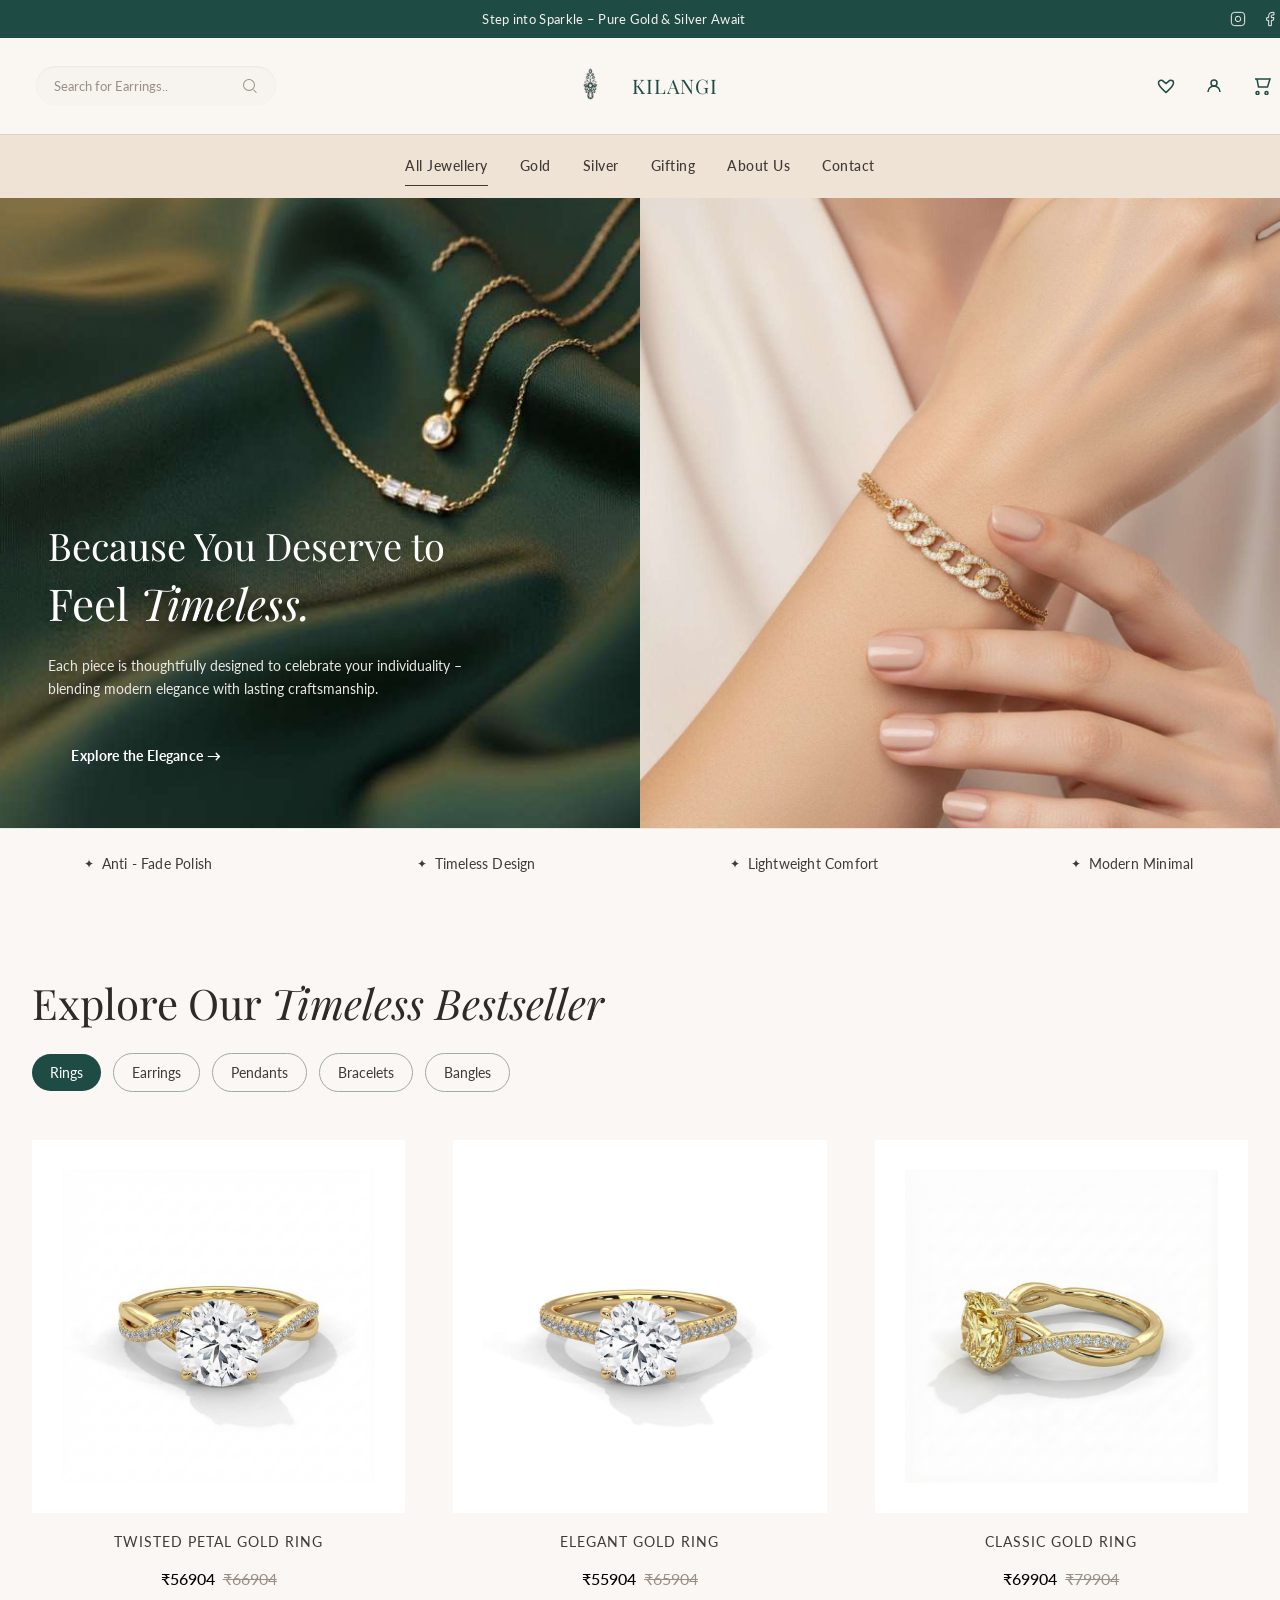
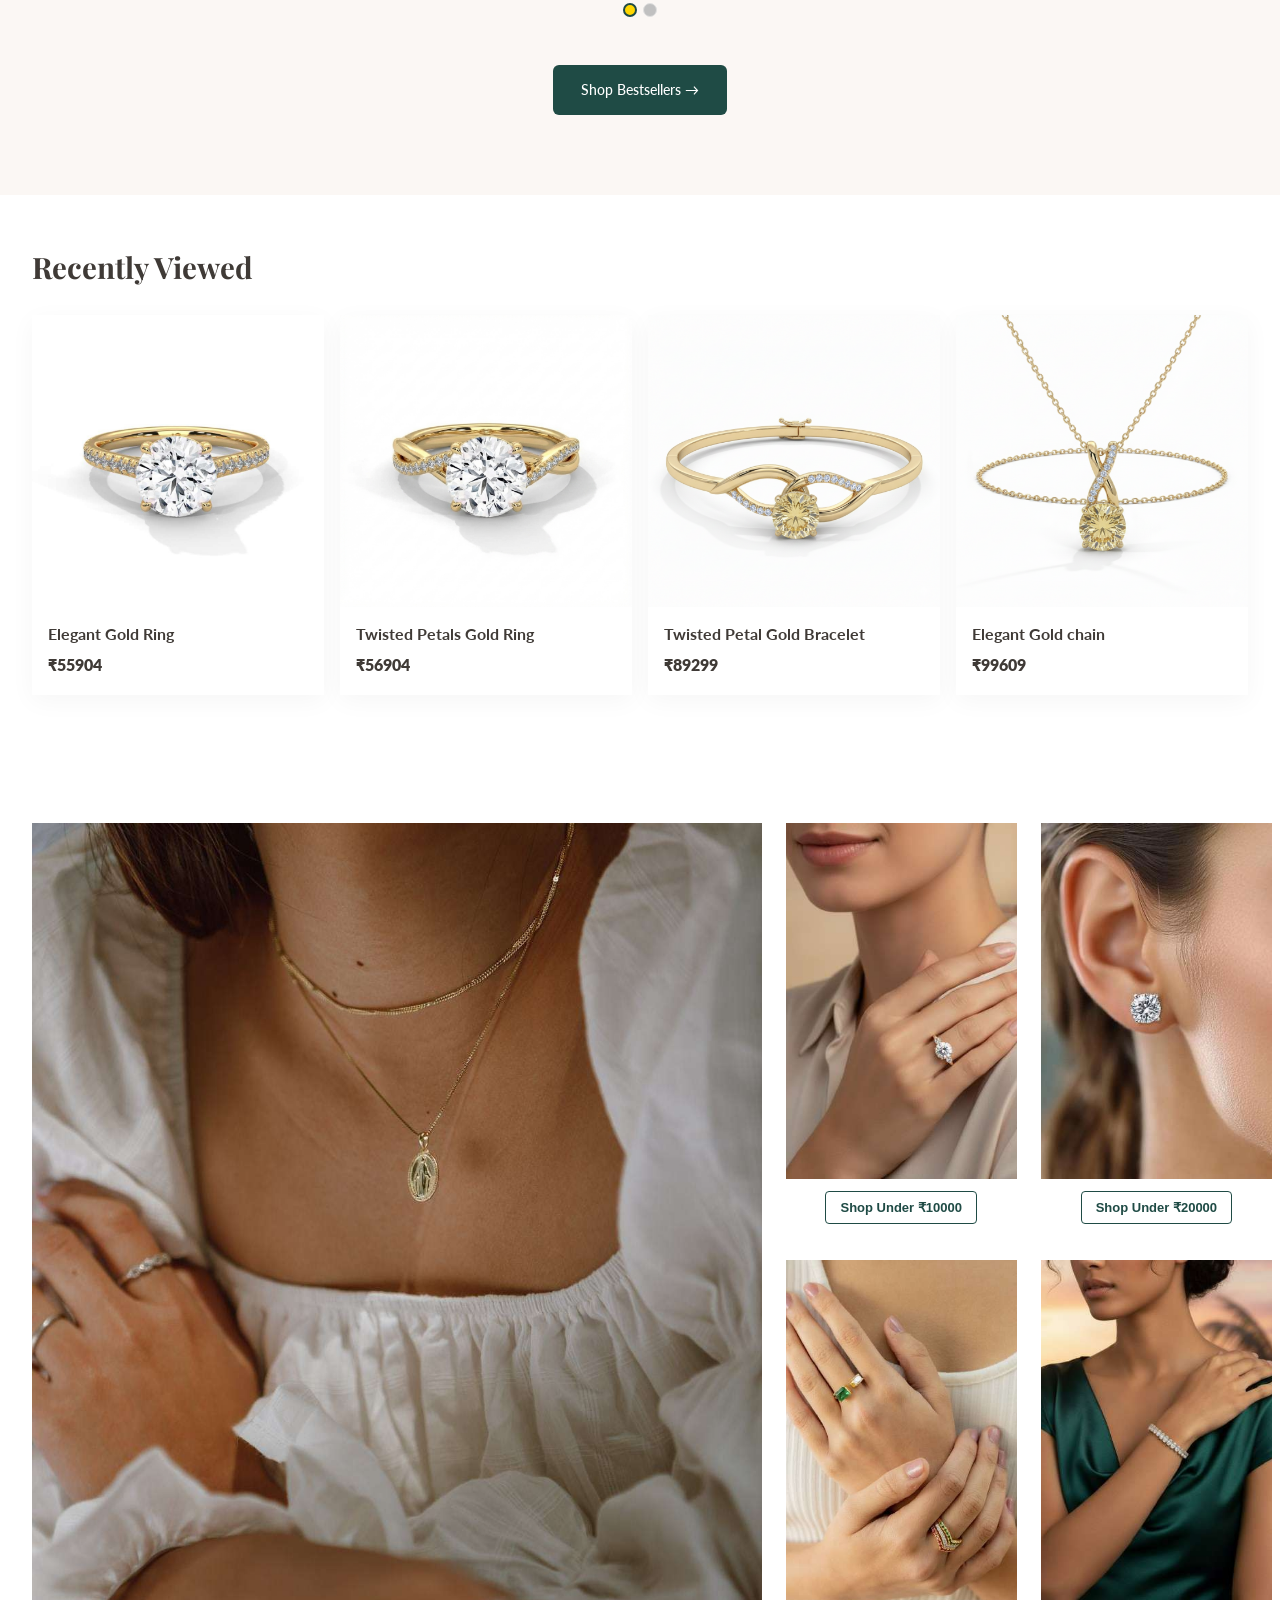
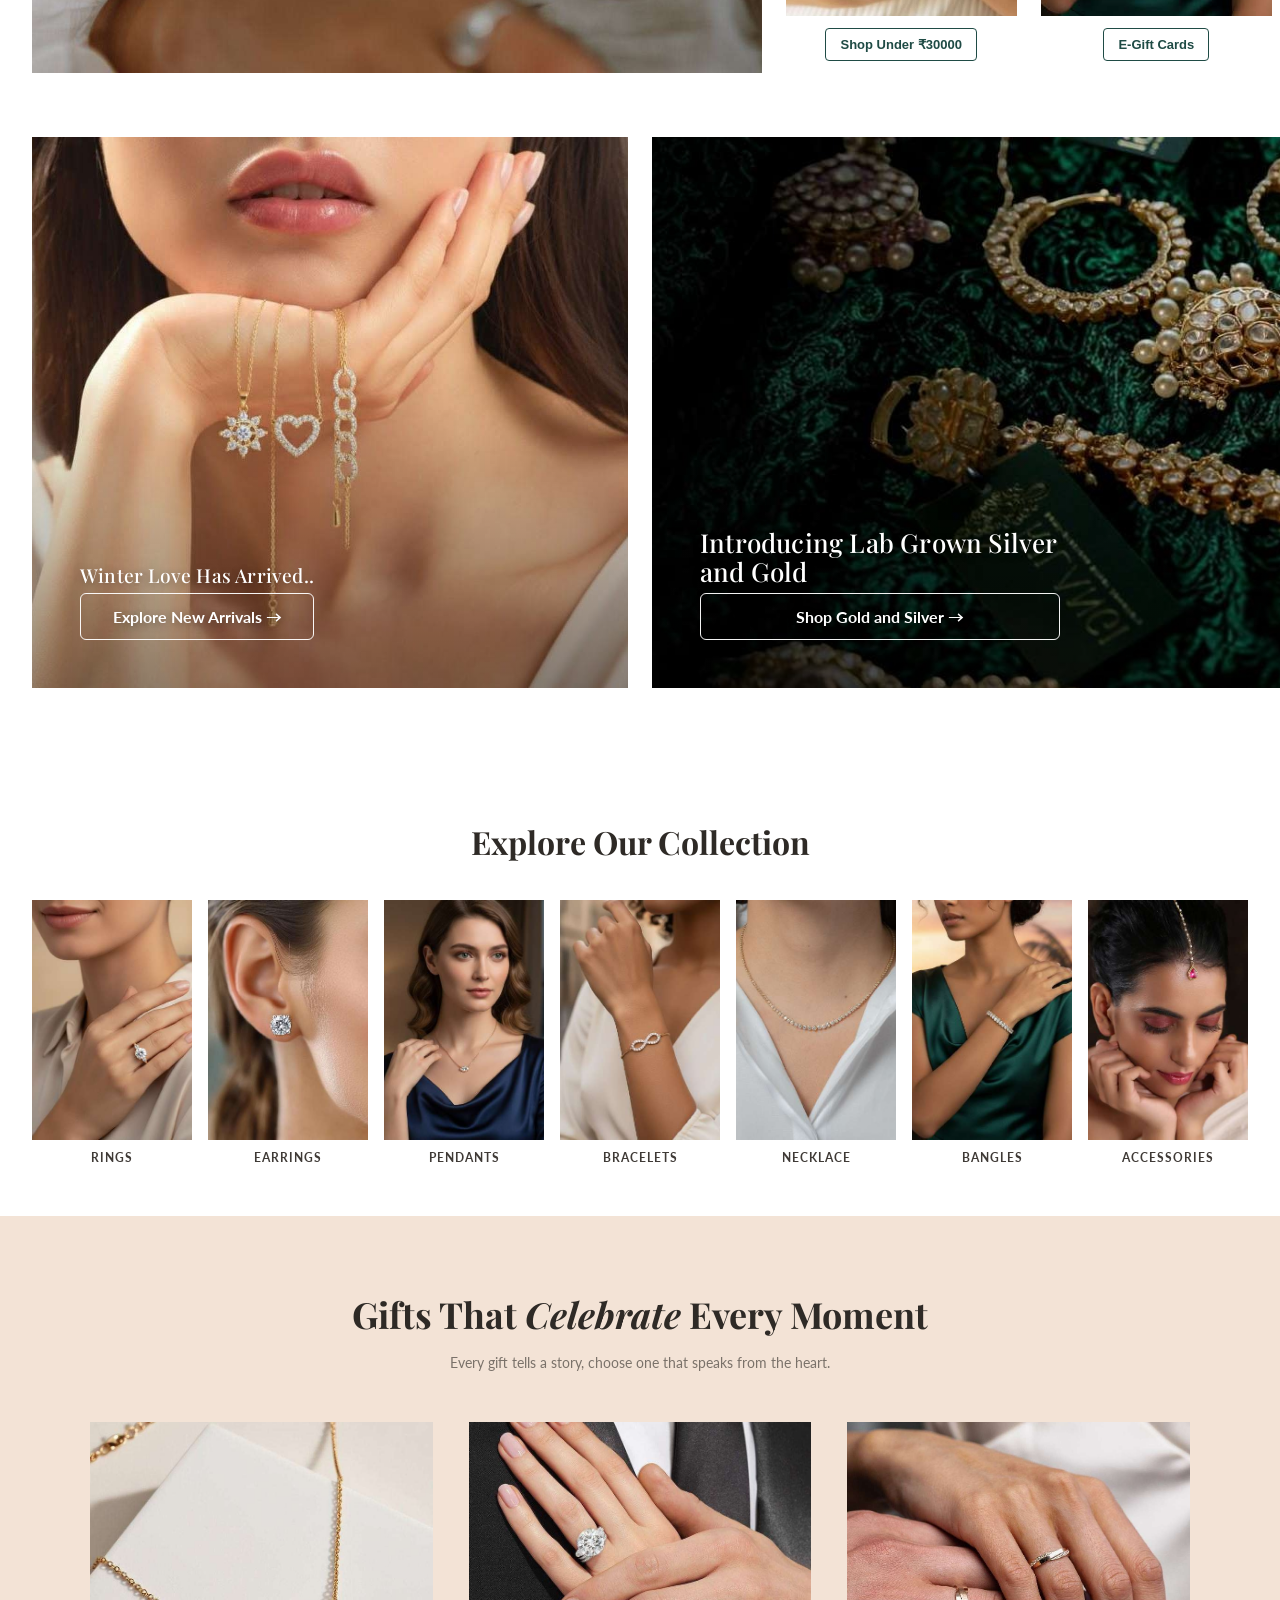
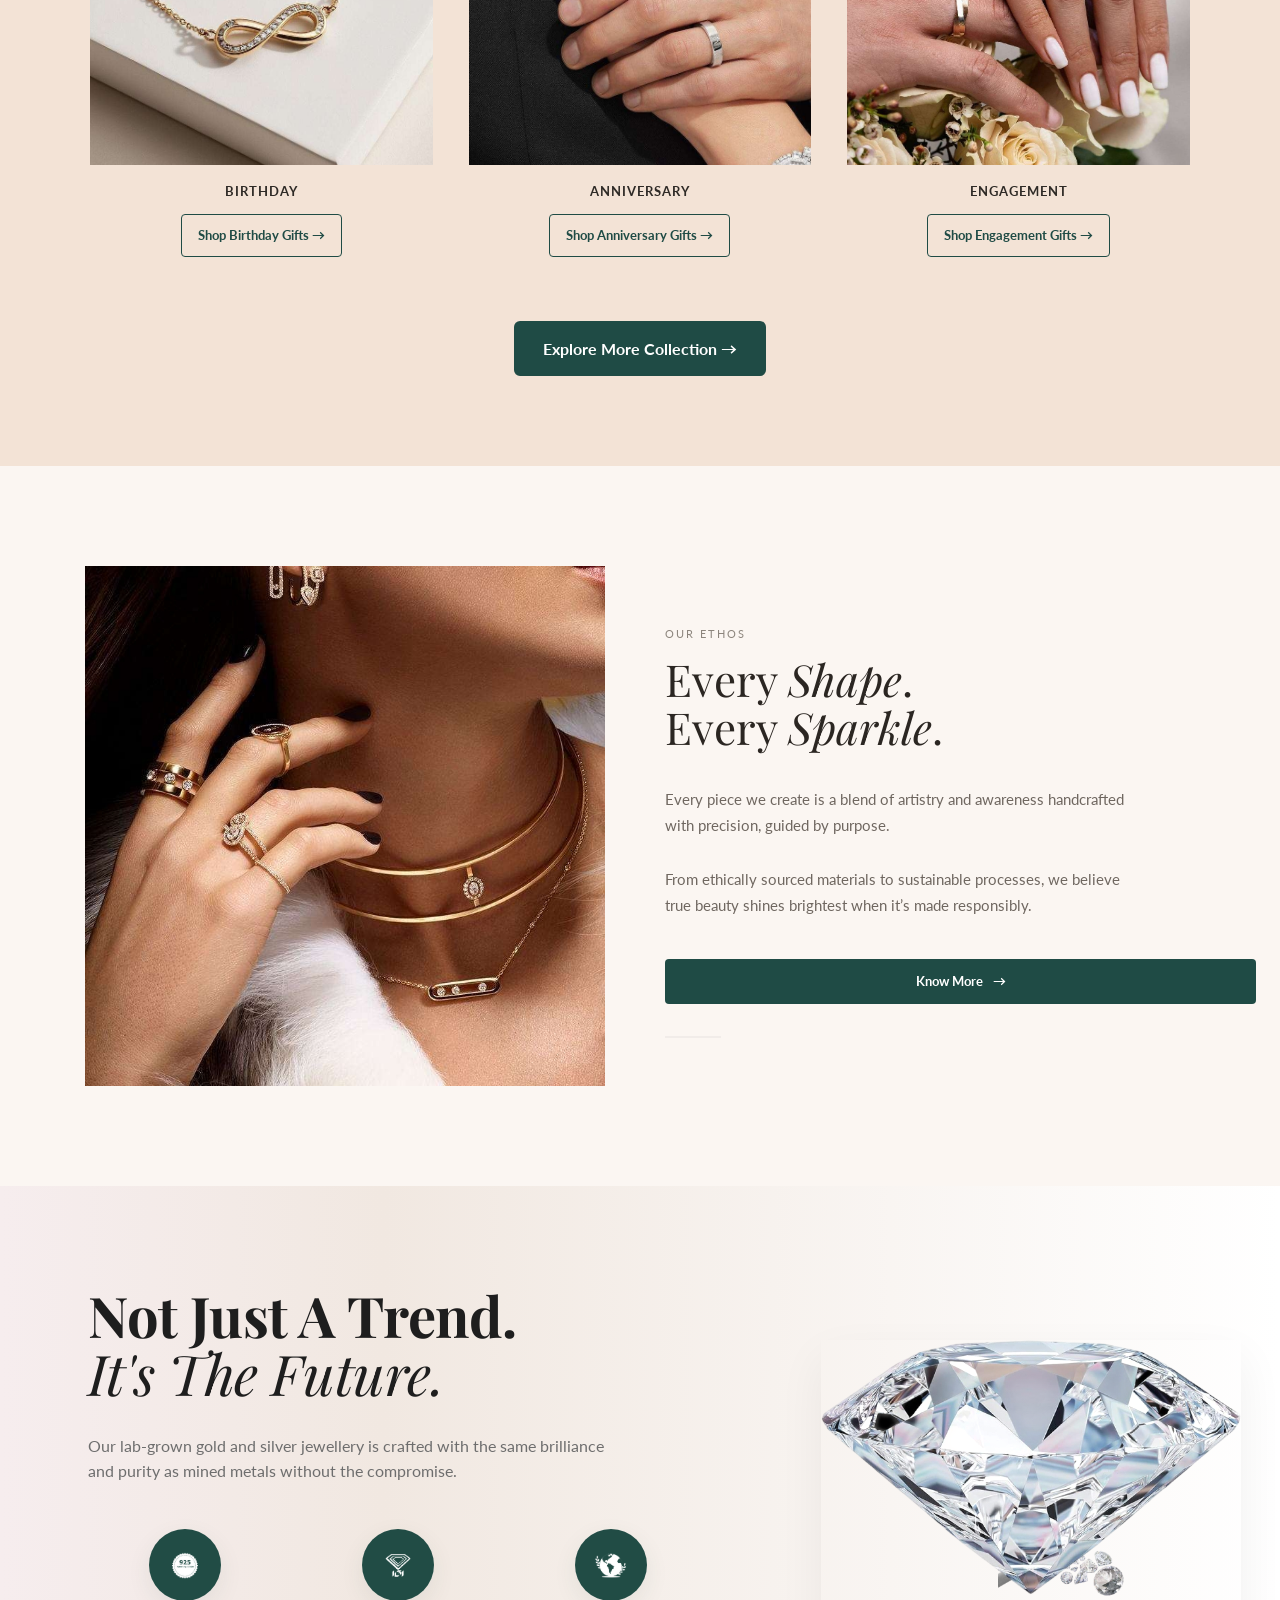
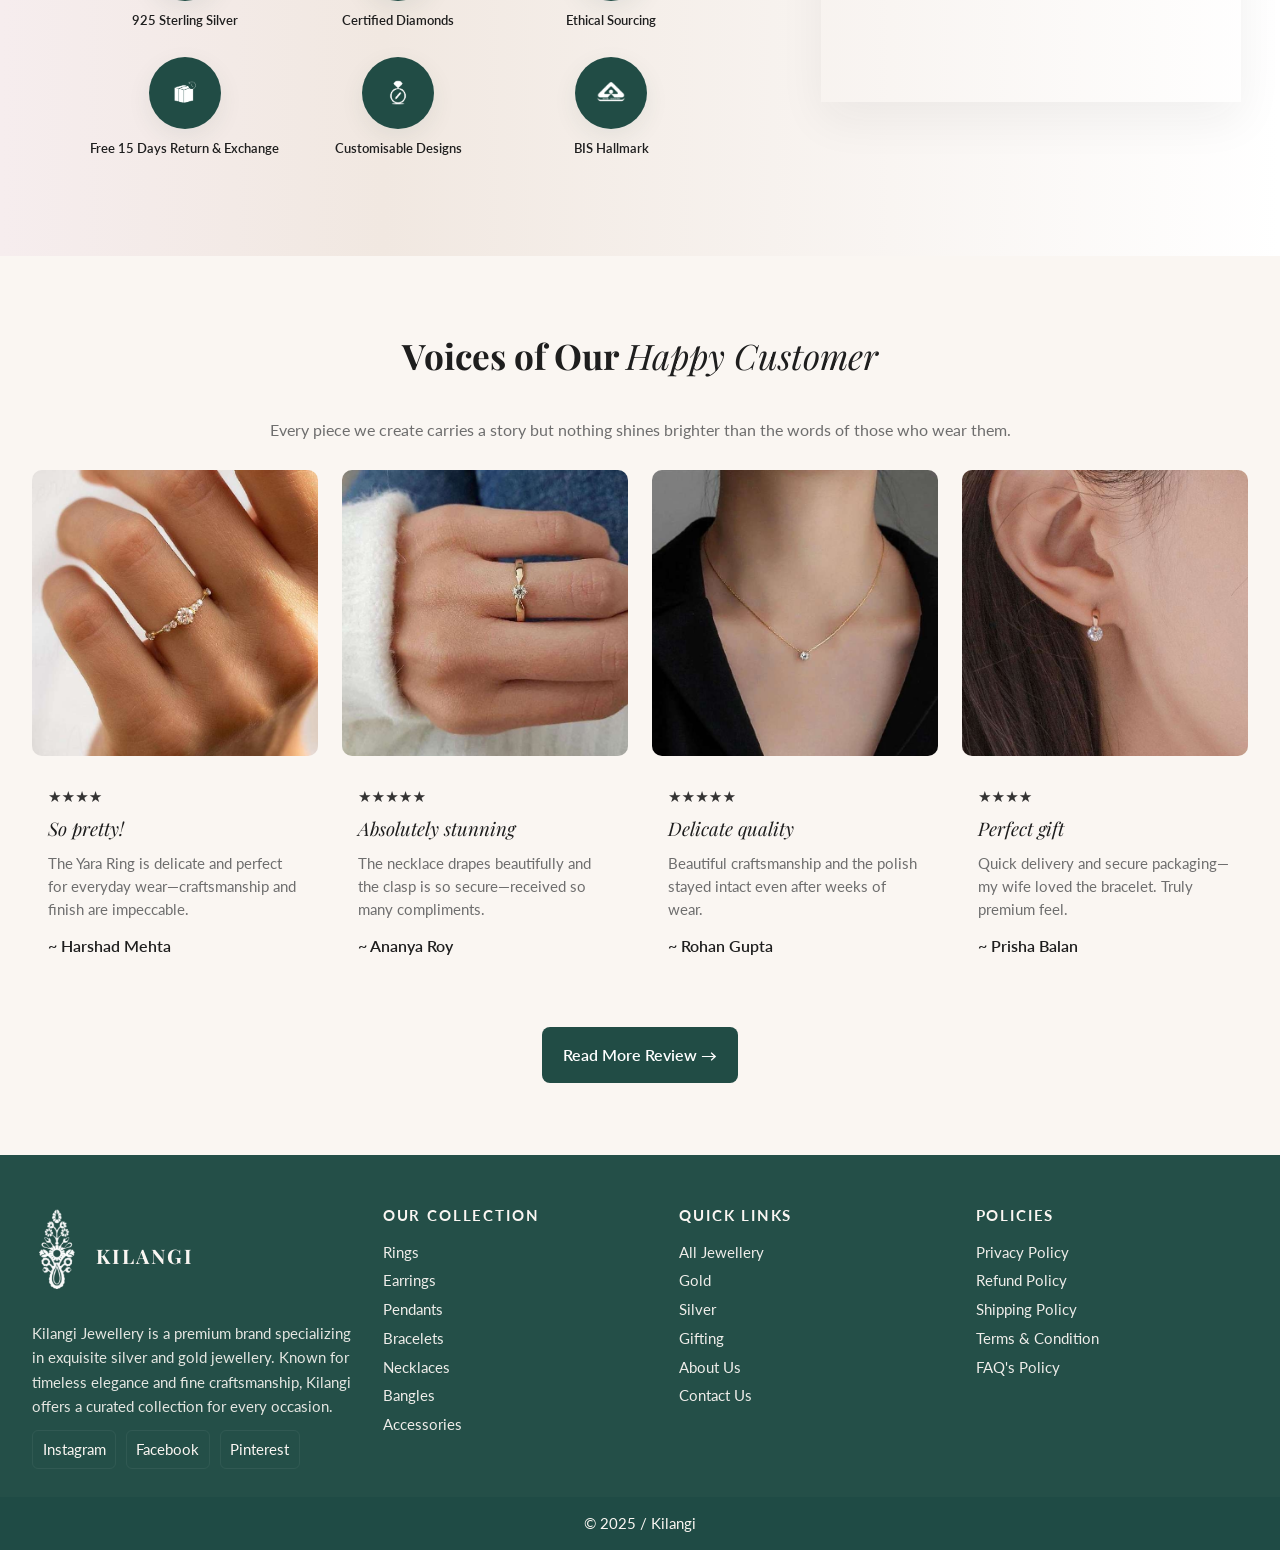
<file: webPage/index.html>
<!DOCTYPE html>
<html lang="en">

<head>
    <meta charset="UTF-8">
    <meta name="viewport" content="width=device-width, initial-scale=1.0">
    <title>KILANGI | Timeless Jewellery</title>
    <link rel="preconnect" href="https://fonts.googleapis.com">
    <link rel="preconnect" href="https://fonts.gstatic.com" crossorigin>
    <link
        href="https://fonts.googleapis.com/css2?family=Lato:wght@300;400;500;600;700&family=Playfair+Display:ital,wght@0,400;0,600;0,700;1,400;1,600&family=Libre+Baskerville:ital,wght@0,400;0,700;1,400&display=swap"
        rel="stylesheet">
    <link rel="stylesheet" href="style.css">
</head>

<body>
    <!-- Top olive bar with text left and social icons right -->
    <header>
        <div class="topbar">
            <div class="container topbar__content">
                <p class="topbar__text">Step into Sparkle – Pure Gold &amp; Silver Await</p>
                <div class="topbar__social" aria-label="Follow us">
                    <a href="#" aria-label="Instagram" class="topbar__icon">
                        <svg width="16" height="16" viewBox="0 0 24 24" fill="none" stroke="currentColor"
                            stroke-width="1.5">
                            <rect x="2" y="2" width="20" height="20" rx="5" ry="5" />
                            <path d="M16 11.37A4 4 0 1 1 12.63 8 4 4 0 0 1 16 11.37z" />
                            <line x1="17.5" y1="6.5" x2="17.51" y2="6.5" />
                        </svg>
                    </a>
                    <a href="#" aria-label="Facebook" class="topbar__icon">
                        <svg width="16" height="16" viewBox="0 0 24 24" fill="none" stroke="currentColor"
                            stroke-width="1.5">
                            <path d="M18 2h-3a5 5 0 0 0-5 5v3H7v4h3v8h4v-8h3l1-4h-4V7a1 1 0 0 1 1-1h3z" />
                        </svg>
                    </a>
                </div>
            </div>
        </div>

        <!-- Middle row: search, KILANGI logo, outline icons -->
        <div class="header-main">
            <div class="container header-main__content">
                <div class="header-main__top">
                    <div class="header-main__left">
                        <div class="search search--header">
                            <input type="text" placeholder="Search for Earrings.." aria-label="Search for earrings">
                            <button aria-label="Search" class="search__icon">
                                <svg width="16" height="16" viewBox="0 0 16 16" fill="none"
                                    xmlns="http://www.w3.org/2000/svg">
                                    <path d="M7 12A5 5 0 1 0 7 2a5 5 0 0 0 0 10zm0 1A6 6 0 1 1 7 1a6 6 0 0 1 0 12z"
                                        fill="currentColor" />
                                    <path
                                        d="M11.354 11.646a.5.5 0 0 1 .708 0l2.5 2.5a.5.5 0 0 1-.708.708l-2.5-2.5a.5.5 0 0 1 0-.708z"
                                        fill="currentColor" />
                                </svg>
                            </button>
                        </div>
                    </div>

                    <div class="header-main__center">
                        <div class="brand-lockup">
                            <img src="images/0.png" alt="KILANGI logo" class="brand-lockup__icon">
                            <span class="brand-lockup__text">KILANGI</span>
                        </div>
                    </div>

                    <div class="header-main__right" aria-label="User actions">
                        <button class="stroke-icon-btn" aria-label="Wishlist">
                            <svg width="18" height="18" viewBox="0 0 18 18" fill="none" stroke="currentColor"
                                stroke-width="1.5">
                                <path
                                    d="M9 15.5l-1.5-1.35C3.5 10.5 1.5 8.5 1.5 6c0-1.5 1.2-2.7 2.7-2.7.9 0 1.8.45 2.3 1.15L9 6.5l2.5-2.05c.5-.7 1.4-1.15 2.3-1.15 1.5 0 2.7 1.2 2.7 2.7 0 2.5-2 4.5-6 8.15L9 15.5z" />
                            </svg>
                        </button>
                        <button class="stroke-icon-btn" aria-label="Profile">
                            <svg width="18" height="18" viewBox="0 0 18 18" fill="none" stroke="currentColor"
                                stroke-width="1.5">
                                <circle cx="9" cy="6" r="3" />
                                <path d="M3 15c0-3.3 2.7-6 6-6s6 2.7 6 6" />
                            </svg>
                        </button>
                        <button class="stroke-icon-btn" aria-label="Cart">
                            <svg width="18" height="18" viewBox="0 0 18 18" fill="none" stroke="currentColor"
                                stroke-width="1.5">
                                <path
                                    d="M2 2h2l1.5 8h9L17 2H4M6 16a1.5 1.5 0 1 1-3 0 1.5 1.5 0 0 1 3 0zm9 0a1.5 1.5 0 1 1-3 0 1.5 1.5 0 0 1 3 0z" />
                            </svg>
                        </button>
                    </div>
                </div>

                <!-- Navigation menu below search and logo -->
                <nav class="header-nav">
                    <div class="header-nav__content">
                        <button class="header-nav__toggle" aria-expanded="false" aria-controls="headerNavLinks"
                            aria-label="Toggle navigation">
                            ☰
                        </button>
                        <div class="header-nav__links" id="headerNavLinks">
                            <a href="#" class="nav-link nav-link--active">All Jewellery</a>
                            <a href="#" class="nav-link">Gold</a>
                            <a href="#" class="nav-link">Silver</a>
                            <a href="#" class="nav-link">Gifting</a>
                            <a href="#" class="nav-link">About Us</a>
                            <a href="#" class="nav-link">Contact</a>
                        </div>
                    </div>
                </nav>
            </div>
        </div>
    </header>

    <main>
        <!-- Hero section: two side-by-side halves with text overlay on left -->
        <section class="hero">
            <div class="hero__card hero__card--left">
                <img src="images/1.jpg" alt="Gold necklaces on dark green background" class="hero__image">
                <div class="hero__overlay">
                    <h1 class="hero__title">
                        <span class="hero__title-line">Because You Deserve to</span>
                        <span class="hero__title-line">Feel <em>Timeless.</em></span>
                    </h1>
                    <p class="hero__sub">Each piece is thoughtfully designed to celebrate your individuality – blending
                        modern elegance with lasting craftsmanship.</p>
                    <div class="hero__cta">
                        <a href="#" class="btn btn--outline">Explore the Elegance →</a>
                    </div>
                </div>
            </div>
            <div class="hero__card hero__card--right">
                <img src="images/2.jpg" alt="Woman wearing gold bracelet" class="hero__image">
            </div>
        </section>

        <!-- Features section at bottom -->
        <section class="features-bar">
            <div class="container features-bar__content">
                <div class="feature-item">
                    <span class="feature-icon">✦</span>
                    <span class="feature-text">Anti - Fade Polish</span>
                </div>
                <div class="feature-item">
                    <span class="feature-icon">✦</span>
                    <span class="feature-text">Timeless Design</span>
                </div>
                <div class="feature-item">
                    <span class="feature-icon">✦</span>
                    <span class="feature-text">Lightweight Comfort</span>
                </div>
                <div class="feature-item">
                    <span class="feature-icon">✦</span>
                    <span class="feature-text">Modern Minimal</span>
                </div>
            </div>
        </section>

        <!-- Timeless Bestseller Section -->
        <section class="bestseller-section">
            <div class="bestseller-container">
                <header class="bestseller-header">
                    <h2 class="bestseller-title">Explore Our <em>Timeless Bestseller</em></h2>
                    <div class="bestseller-filters">
                        <button class="filter-pill filter-pill--active" data-category="rings">Rings</button>
                        <button class="filter-pill" data-category="earrings">Earrings</button>
                        <button class="filter-pill" data-category="pendants">Pendants</button>
                        <button class="filter-pill" data-category="bracelets">Bracelets</button>
                        <button class="filter-pill" data-category="bangles">Bangles</button>
                    </div>
                </header>

                <div class="bestseller-grid">
                    <article class="bestseller-product">
                        <div class="bestseller-product__image-wrapper">
                            <img src="images/3_2.png" alt="Twisted Petal Gold Ring" class="bestseller-product__image">
                        </div>
                        <div class="bestseller-product__info">
                            <h3 class="bestseller-product__title">TWISTED PETAL GOLD RING</h3>
                            <div class="bestseller-product__price">
                                <span class="price-current">₹56904</span>
                                <span class="price-old">₹66904</span>
                            </div>

                        </div>
                    </article>

                    <article class="bestseller-product">
                        <div class="bestseller-product__image-wrapper">
                            <img src="images/3.jpg" alt="Elegant Gold Ring" class="bestseller-product__image">
                        </div>
                        <div class="bestseller-product__info">
                            <h3 class="bestseller-product__title">ELEGANT GOLD RING</h3>
                            <div class="bestseller-product__price">
                                <span class="price-current">₹55904</span>
                                <span class="price-old">₹65904</span>
                            </div>
                            <div class="bestseller-product__variants">
                                <button class="variant-dot variant-dot--active" data-color="gold"
                                    aria-label="Gold"></button>
                                <button class="variant-dot" data-color="silver" aria-label="Silver"></button>
                            </div>
                        </div>
                    </article>

                    <article class="bestseller-product">
                        <div class="bestseller-product__image-wrapper">
                            <img src="images/3_1.png" alt="Classic Gold Ring" class="bestseller-product__image">
                        </div>
                        <div class="bestseller-product__info">
                            <h3 class="bestseller-product__title">CLASSIC GOLD RING</h3>
                            <div class="bestseller-product__price">
                                <span class="price-current">₹69904</span>
                                <span class="price-old">₹79904</span>
                            </div>

                        </div>
                    </article>
                </div>

                <div class="bestseller-carousel-indicators">
                    <span class="carousel-dot"></span>
                    <span class="carousel-dot"></span>
                    <span class="carousel-dot carousel-dot--active"></span>
                </div>

                <div class="bestseller-cta">
                    <a href="#" class="btn-bestseller">Shop Bestsellers →</a>
                </div>
            </div>
        </section>

        <section class="section section--muted">
            <div class="container">
                <header class="section__header">
                    <h2 class="section__title">Recently Viewed</h2>
                </header>
                <div class="product-grid product-grid--compact">
                    <article class="product-card product-card--compact">
                        <div class="product-card__media">
                            <img src="images/3.jpg" alt="Gold ring">
                        </div>
                        <div class="product-card__body">
                            <p class="product-card__name">Elegant Gold Ring</p>
                            <p class="product-card__price">₹55904</p>
                        </div>
                    </article>
                    <article class="product-card product-card--compact">
                        <div class="product-card__media">
                            <img src="images/3_2.png" alt="Gold ring">
                        </div>
                        <div class="product-card__body">
                            <p class="product-card__name">Twisted Petals Gold Ring</p>
                            <p class="product-card__price">₹56904</p>
                        </div>
                    </article>
                    <article class="product-card product-card--compact">
                        <div class="product-card__media">
                            <img src="images/3_4.png" alt="Gold ring">
                        </div>
                        <div class="product-card__body">
                            <p class="product-card__name">Twisted Petal Gold Bracelet</p>
                            <p class="product-card__price">₹89299</p>
                        </div>
                    </article>
                    <article class="product-card product-card--compact">
                        <div class="product-card__media">
                            <img src="images/3_3.png" alt="Gold ring">
                        </div>
                        <div class="product-card__body">
                            <p class="product-card__name">Elegant Gold chain</p>
                            <p class="product-card__price">₹99609</p>
                        </div>
                    </article>
                </div>
            </div>
        </section>

        <section class="section gift-notes">
            <div class="container gift-notes__container">
                <!-- Top Grid: Large hero image (left) + 4 mini cards (right) -->
                <div class="gift-notes__top">
                    <div class="gift-notes__media">
                        <img src="images/4.jpg" alt="Woman wearing layered gold necklaces">
                    </div>

                    <div class="gift-notes__grid">
                        <div class="note-card">
                            <img src="images/8.jpg" alt="Hands wearing gold rings">
                            <div class="note-card__cta">
                                <button class="btn mini-cta">Shop Under ₹10000</button>
                            </div>
                        </div>
                        <div class="note-card">
                            <img src="images/9.jpg" alt="Hands wearing gold rings">
                            <div class="note-card__cta">
                                <button class="btn mini-cta">Shop Under ₹20000</button>
                            </div>
                        </div>
                        <div class="note-card">
                            <img src="images/5.jpg" alt="Hands wearing gold rings">
                            <div class="note-card__cta">
                                <button class="btn mini-cta">Shop Under ₹30000</button>
                            </div>
                        </div>
                        <div class="note-card">
                            <img src="images/13.jpg" alt="Hands wearing gold rings">
                            <div class="note-card__cta">
                                <button class="btn mini-cta">E-Gift Cards</button>
                            </div>
                        </div>
                    </div>
                </div>

                <!-- Bottom Editorial Grid: two equal editorial cards -->
                <div class="gift-notes__editorial">
                    <article class="banner-card banner-card--editorial banner-card--left">
                        <img src="images/6.jpg" alt="Close-up face & neck wearing jewelry">
                        <div class="banner-card__body">
                            <h3>Winter Love Has Arrived..</h3>
                            <a class="btn btn--ghost" href="#">Explore New Arrivals →</a>
                        </div>
                    </article>

                    <article class="banner-card banner-card--editorial banner-card--right">
                        <img src="images/7.jpg" alt="Gold and silver jewelry on emerald fabric">
                        <div class="banner-card__body">
                            <h3>Introducing Lab Grown Silver and Gold</h3>
                            <a class="btn btn--ghost" href="#">Shop Gold and Silver →</a>
                        </div>
                    </article>
                </div>
            </div>
        </section>

        <section class="section container collection-explore" id="collections">
            <div class="container collection-explore__inner">
                <header class="collection-explore__header">
                    <h2 class="collection-explore__title">Explore Our Collection</h2>
                </header>

                <div class="collection__row collection__row--strip">
                    <div class="collection__item">
                        <img src="images/8.jpg" alt="Rings">
                        <a class="collection-link" href="#">Rings</a>
                    </div>
                    <div class="collection__item">
                        <img src="images/9.jpg" alt="Earrings">
                        <a class="collection-link" href="#">Earrings</a>
                    </div>
                    <div class="collection__item">
                        <img src="images/10.jpg" alt="Pendants">
                        <a class="collection-link" href="#">Pendants</a>
                    </div>
                    <div class="collection__item">
                        <img src="images/11.jpg" alt="Bracelets">
                        <a class="collection-link" href="#">Bracelets</a>
                    </div>
                    <div class="collection__item">
                        <img src="images/12.jpg" alt="Necklaces">
                        <a class="collection-link" href="#">Necklace</a>
                    </div>
                    <div class="collection__item">
                        <img src="images/13.jpg" alt="Bangles">
                        <a class="collection-link" href="#">Bangles</a>
                    </div>
                    <div class="collection__item">
                        <img src="images/14.jpg" alt="Accessories">
                        <a class="collection-link" href="#">Accessories</a>
                    </div>
                </div>
            </div>
        </section>

        <section class="section gifting">
            <div class="container gifting__inner">
                <header class="gifting__header">
                    <h2 class="gifting__title">Gifts That <em>Celebrate</em> Every Moment</h2>
                    <p class="gifting__subtitle">Every gift tells a story, choose one that speaks from the heart.</p>
                </header>

                <div class="gifting__grid">
                    <article class="gifting-card">
                        <img src="images/15.jpg" alt="Birthday">
                        <div class="gifting-card__body">
                            <h3>BIRTHDAY</h3>
                            <a class="btn mini-cta" href="#">Shop Birthday Gifts →</a>
                        </div>
                    </article>

                    <article class="gifting-card">
                        <img src="images/16.jpg" alt="Anniversary">
                        <div class="gifting-card__body">
                            <h3>ANNIVERSARY</h3>
                            <a class="btn mini-cta" href="#">Shop Anniversary Gifts →</a>
                        </div>
                    </article>

                    <article class="gifting-card">
                        <img src="images/17.jpg" alt="Engagement">
                        <div class="gifting-card__body">
                            <h3>ENGAGEMENT</h3>
                            <a class="btn mini-cta" href="#">Shop Engagement Gifts →</a>
                        </div>
                    </article>
                </div>

                <div class="section__footer">
                    <a class="btn btn-explore" href="#collections">Explore More Collection →</a>
                </div>
            </div>
        </section>

        <section class="section ethos">
            <div class="container ethos__inner">
                <div class="ethos__grid">
                    <div class="ethos__media">
                        <img src="images/18.jpg"
                            alt="Close-up of neck and hand wearing layered gold necklaces and rings">
                    </div>
                    <div class="ethos__content">
                        <p class="eyebrow ethos__eyebrow">OUR ETHOS</p>
                        <h2 class="ethos__title">Every <em>Shape</em>.<br>Every <em>Sparkle</em>.</h2>
                        <p class="ethos__copy">Every piece we create is a blend of artistry and awareness handcrafted
                            with precision, guided by purpose.</p>
                        <p class="ethos__copy" style="margin-top:14px;">From ethically sourced materials to sustainable
                            processes, we believe true beauty shines brightest when it’s made responsibly.</p>
                        <a href="#" class="btn btn-know">Know More <span class="btn-arrow">→</span></a>
                    </div>
                </div>
            </div>
        </section>

        <section class="section future">
            <div class="container future__inner">
                <div class="future__grid">
                    <div class="future__content">
                        <h2 class="future__title">Not Just A Trend.<br><em>It's The Future.</em></h2>
                        <p class="future__subtitle">Our lab-grown gold and silver jewellery is crafted with the same
                            brilliance and purity as mined metals without the compromise.</p>

                        <div class="future__icons" role="list" aria-label="Trust features">
                            <div class="icon-block" role="listitem">
                                <span class="icon-token" aria-hidden="true"><img src="images/19.png" alt=""></span>
                                <p>925 Sterling Silver</p>
                            </div>

                            <div class="icon-block" role="listitem">
                                <span class="icon-token" aria-hidden="true"><img src="images/20.png" alt=""></span>
                                <p>Certified Diamonds</p>
                            </div>

                            <div class="icon-block" role="listitem">
                                <span class="icon-token" aria-hidden="true"><img src="images/21.png" alt=""></span>
                                <p>Ethical Sourcing</p>
                            </div>

                            <div class="icon-block" role="listitem">
                                <span class="icon-token" aria-hidden="true"><img src="images/22.png" alt=""></span>
                                <p>Free 15 Days Return &amp; Exchange</p>
                            </div>

                            <div class="icon-block" role="listitem">
                                <span class="icon-token" aria-hidden="true"><img src="images/23.png" alt=""></span>
                                <p>Customisable Designs</p>
                            </div>

                            <div class="icon-block" role="listitem">
                                <span class="icon-token" aria-hidden="true"><img src="images/24.png" alt=""></span>
                                <p>BIS Hallmark</p>
                            </div>
                        </div>
                    </div>

                    <div class="future__visual">
                        <!-- Large decorative diamond aligned right -->
                        <img src="images/31.png" alt="Large lab-grown diamond" class="future__visual--large">

                        <!-- Secondary shards image (decorative, aria-hidden) -->
                        <img src="images/25.png" alt="" class="future__visual--shards" aria-hidden="true">
                    </div>
                </div>
            </div>
        </section>

        <section class="section testimonials" aria-labelledby="testimonialsHeading">
            <div class="container">
                <header class="section__header section__header--center">
                    <h2 id="testimonialsHeading" class="section__title">Voices of Our <em>Happy Customer</em></h2>
                    <p class="section__subtitle">Every piece we create carries a story but nothing shines brighter than
                        the words of those who wear them.</p>
                </header>

                <div class="testimonials__grid" role="list">
                    <article class="testimonial-card" role="listitem">
                        <div class="testimonial-card__media">
                            <img src="images/26.jpg" alt="Close-up of ring on finger">
                        </div>
                        <div class="testimonial-card__body">
                            <div class="testimonial-card__stars" aria-hidden="true">★★★★</div>
                            <h3 class="testimonial-card__title"><em>So pretty!</em></h3>
                            <p class="testimonial-card__text">The Yara Ring is delicate and perfect for everyday
                                wear—craftsmanship and finish are impeccable.</p>
                            <p class="testimonial-card__author">~ Harshad Mehta</p>
                        </div>
                    </article>

                    <article class="testimonial-card" role="listitem">
                        <div class="testimonial-card__media">
                            <img src="images/27.jpg" alt="Necklace close-up on collarbone">
                        </div>
                        <div class="testimonial-card__body">
                            <div class="testimonial-card__stars" aria-hidden="true">★★★★★</div>
                            <h3 class="testimonial-card__title"><em>Absolutely stunning</em></h3>
                            <p class="testimonial-card__text">The necklace drapes beautifully and the clasp is so
                                secure—received so many compliments.</p>
                            <p class="testimonial-card__author">~ Ananya Roy</p>
                        </div>
                    </article>

                    <article class="testimonial-card" role="listitem">
                        <div class="testimonial-card__media">
                            <img src="images/28.jpg" alt="Earrings close-up on ear">
                        </div>
                        <div class="testimonial-card__body">
                            <div class="testimonial-card__stars" aria-hidden="true">★★★★★</div>
                            <h3 class="testimonial-card__title"><em>Delicate quality</em></h3>
                            <p class="testimonial-card__text">Beautiful craftsmanship and the polish stayed intact even
                                after weeks of wear.</p>
                            <p class="testimonial-card__author">~ Rohan Gupta</p>
                        </div>
                    </article>

                    <article class="testimonial-card" role="listitem">
                        <div class="testimonial-card__media">
                            <img src="images/29.jpg" alt="Bracelet on wrist close-up">
                        </div>
                        <div class="testimonial-card__body">
                            <div class="testimonial-card__stars" aria-hidden="true">★★★★</div>
                            <h3 class="testimonial-card__title"><em>Perfect gift</em></h3>
                            <p class="testimonial-card__text">Quick delivery and secure packaging—my wife loved the
                                bracelet. Truly premium feel.</p>
                            <p class="testimonial-card__author">~ Prisha Balan</p>
                        </div>
                    </article>
                </div>

                <div class="section__footer" style="text-align:center; margin-top:2.25rem;">
                    <a class="btn btn--reviews" href="#" role="button">Read More Review <span
                            aria-hidden="true">→</span></a>
                </div>
            </div>
        </section>
    </main>

    <footer class="footer" role="contentinfo">
        <div class="container footer__grid">
            <div class="footer__brand">
                <div class="footer__logo">
                    <img src="images/30.png" alt="KILANGI logo"
                        style="width:48px; height:auto; vertical-align:middle; margin-right:8px;">
                    <span class="footer__brandname">KILANGI</span>
                </div>
                <p class="footer__copy">Kilangi Jewellery is a premium brand specializing in exquisite silver and gold
                    jewellery. Known for timeless elegance and fine craftsmanship, Kilangi offers a curated collection
                    for every occasion.</p>
                <div class="footer__social" aria-label="Follow Kilangi">
                    <a href="#" aria-label="Instagram">Instagram</a>
                    <a href="#" aria-label="Facebook">Facebook</a>
                    <a href="#" aria-label="Pinterest">Pinterest</a>
                </div>
            </div>

            <div class="footer__col">
                <h4>OUR COLLECTION</h4>
                <a href="#">Rings</a>
                <a href="#">Earrings</a>
                <a href="#">Pendants</a>
                <a href="#">Bracelets</a>
                <a href="#">Necklaces</a>
                <a href="#">Bangles</a>
                <a href="#">Accessories</a>
            </div>

            <div class="footer__col">
                <h4>QUICK LINKS</h4>
                <a href="#">All Jewellery</a>
                <a href="#">Gold</a>
                <a href="#">Silver</a>
                <a href="#">Gifting</a>
                <a href="#">About Us</a>
                <a href="#">Contact Us</a>
            </div>

            <div class="footer__col">
                <h4>POLICIES</h4>
                <a href="#">Privacy Policy</a>
                <a href="#">Refund Policy</a>
                <a href="#">Shipping Policy</a>
                <a href="#">Terms &amp; Condition</a>
                <a href="#">FAQ's Policy</a>
            </div>
        </div>

        <div class="footer__bottom">
            <div class="container footer__bottom-content">
                <span>© 2025 / Kilangi</span>
            </div>
        </div>
    </footer>

    <script src="script.js"></script>
</body>

</html>
</file>
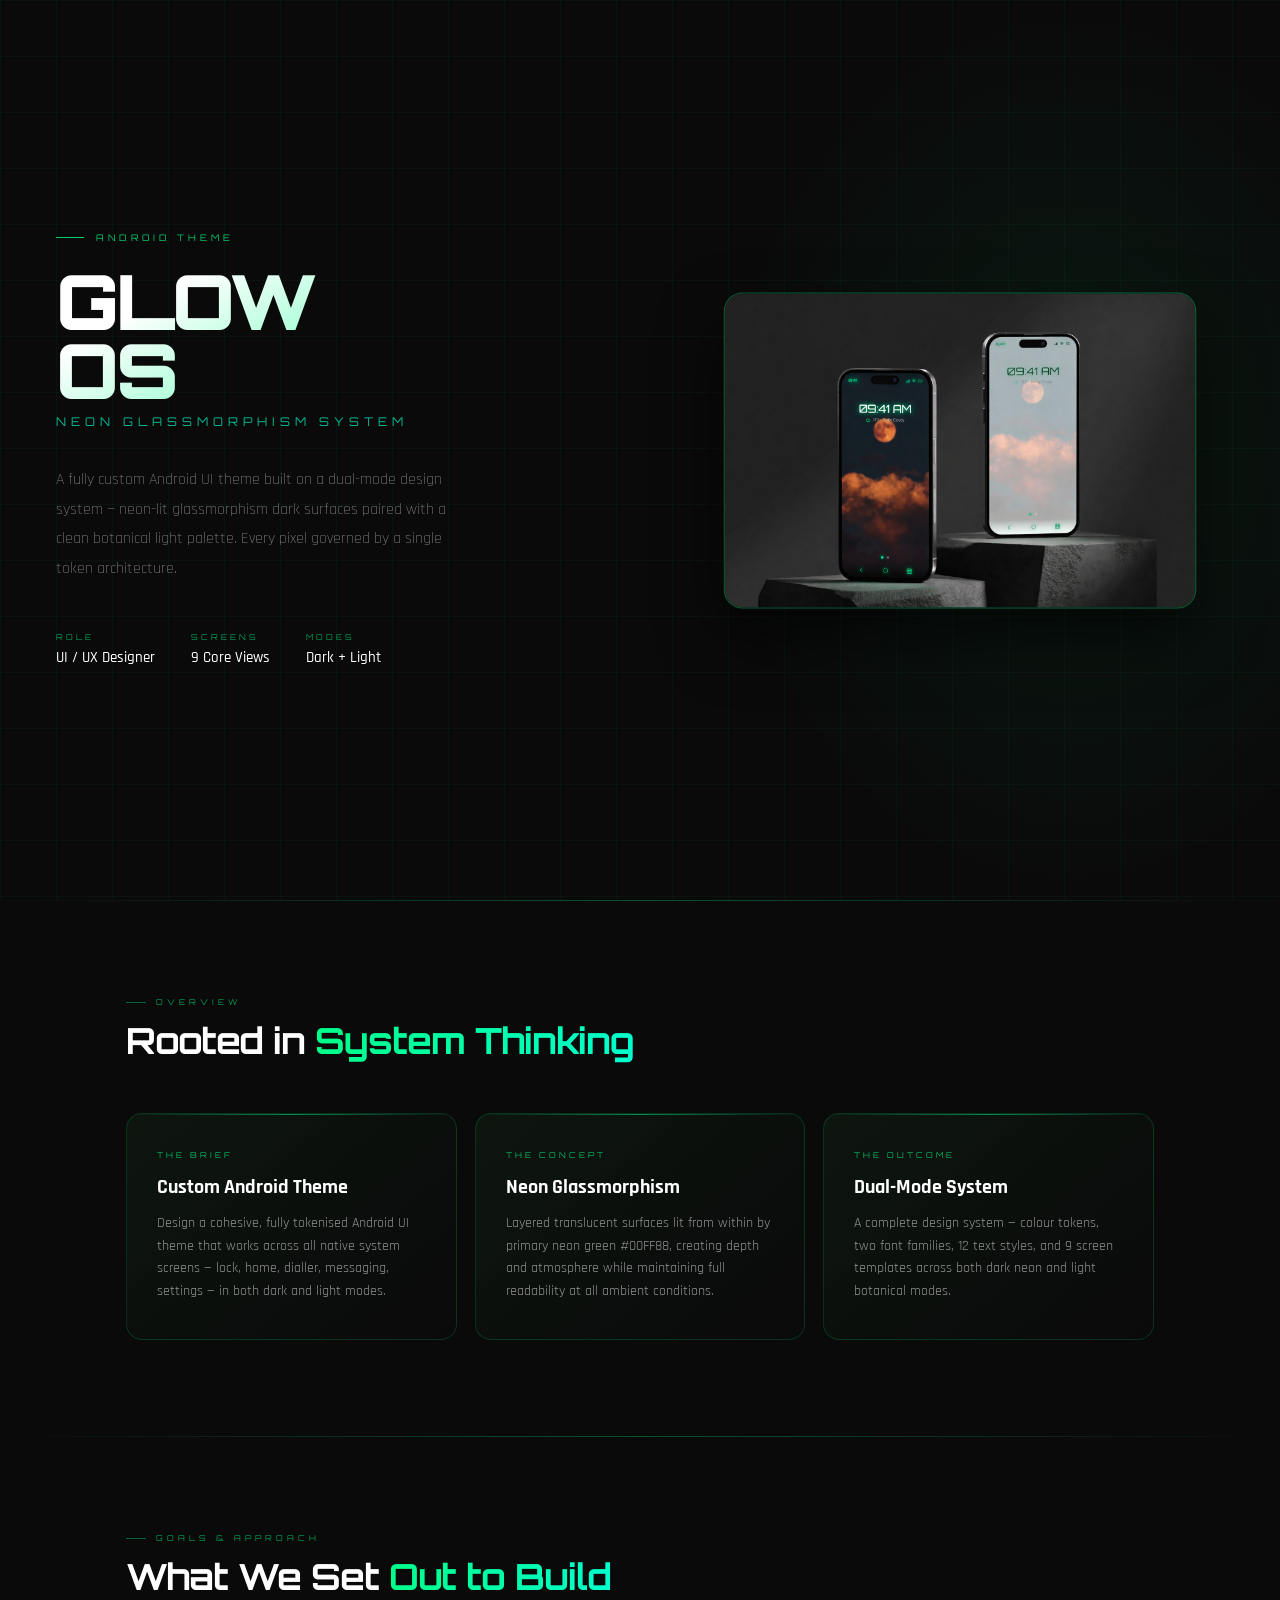
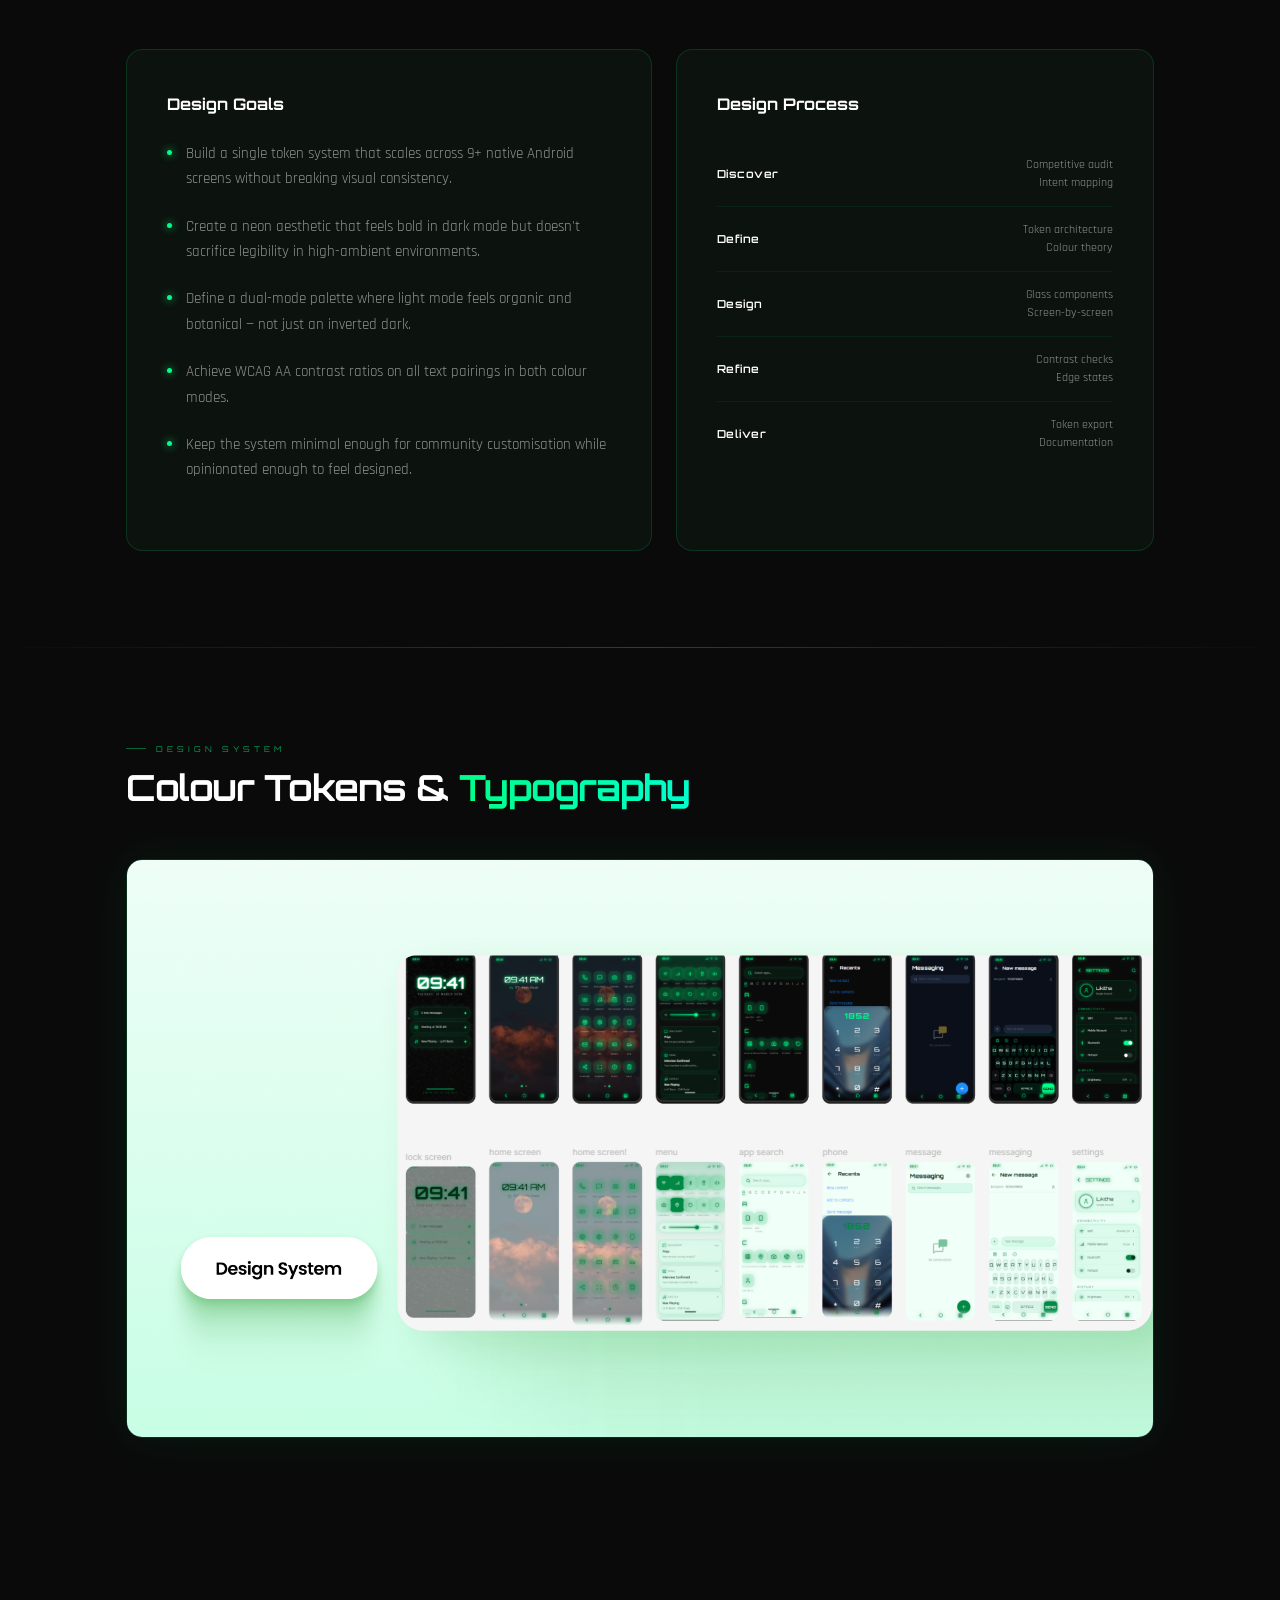
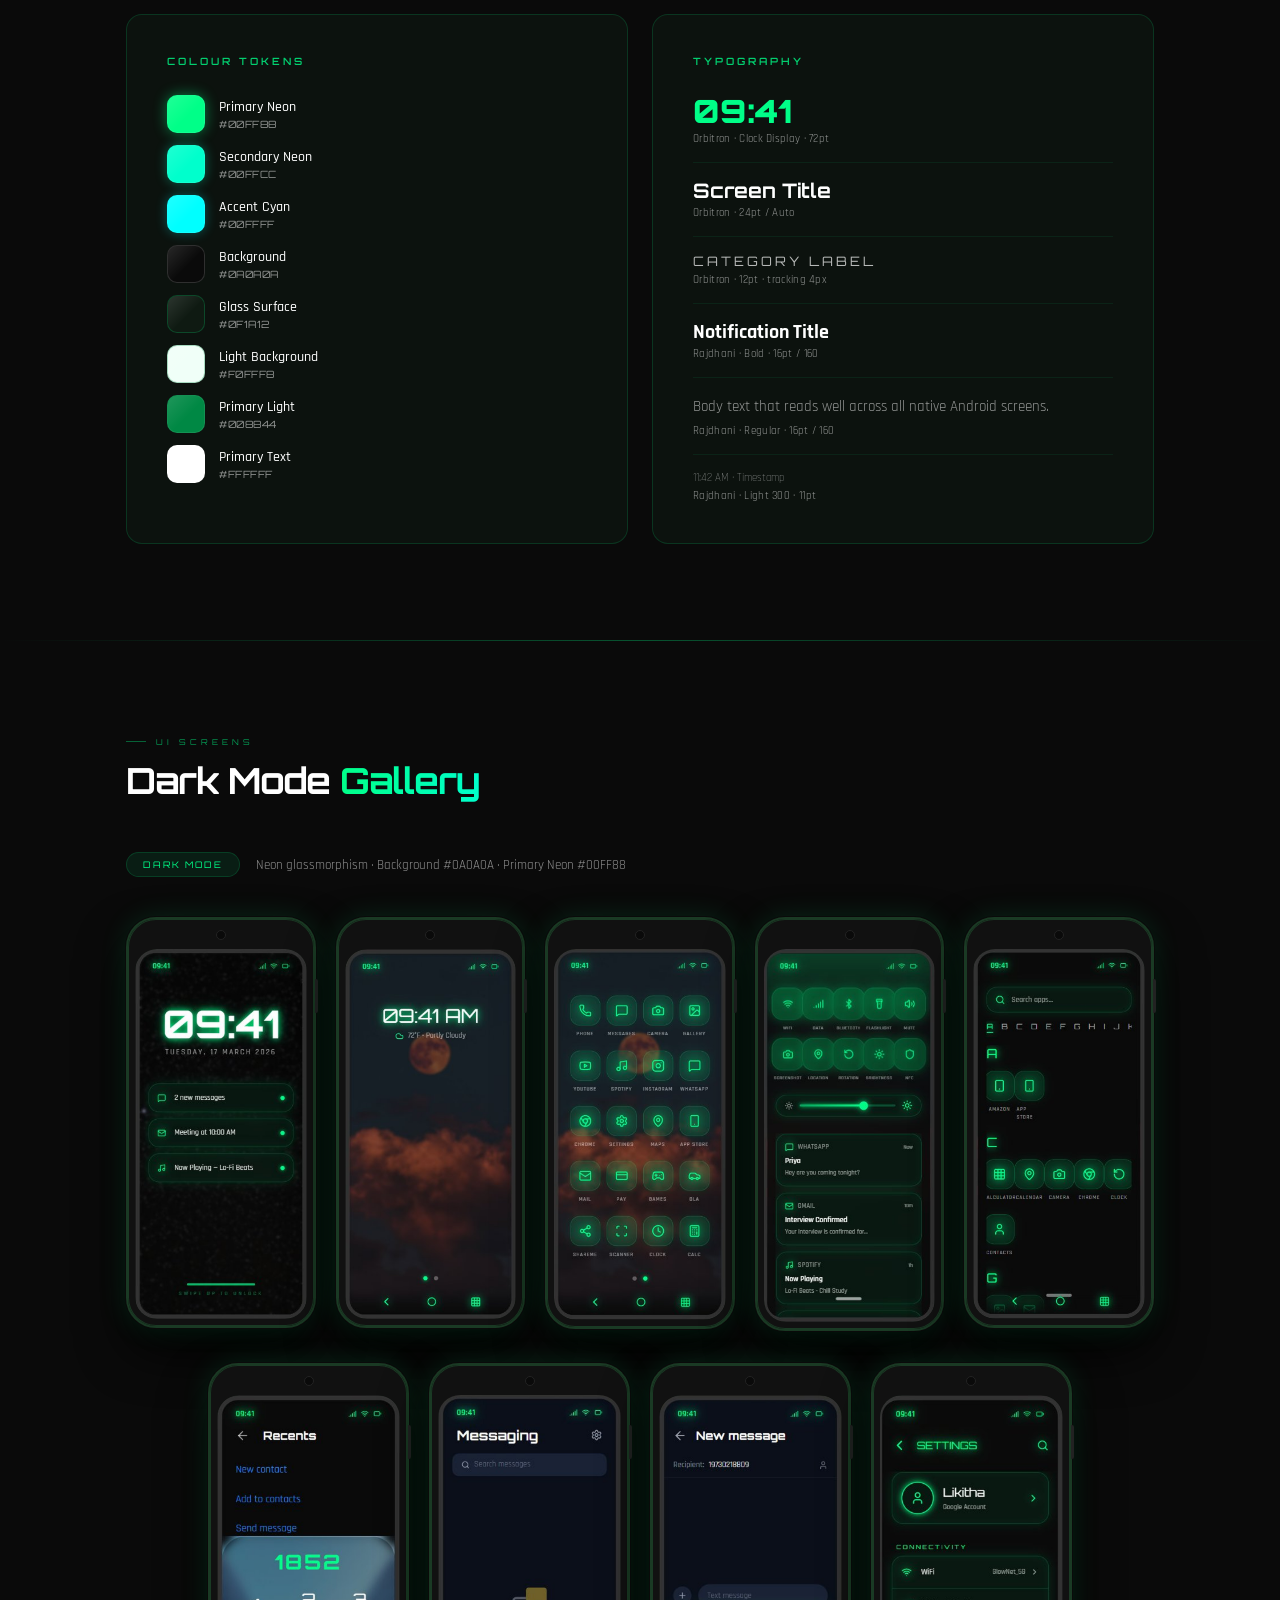
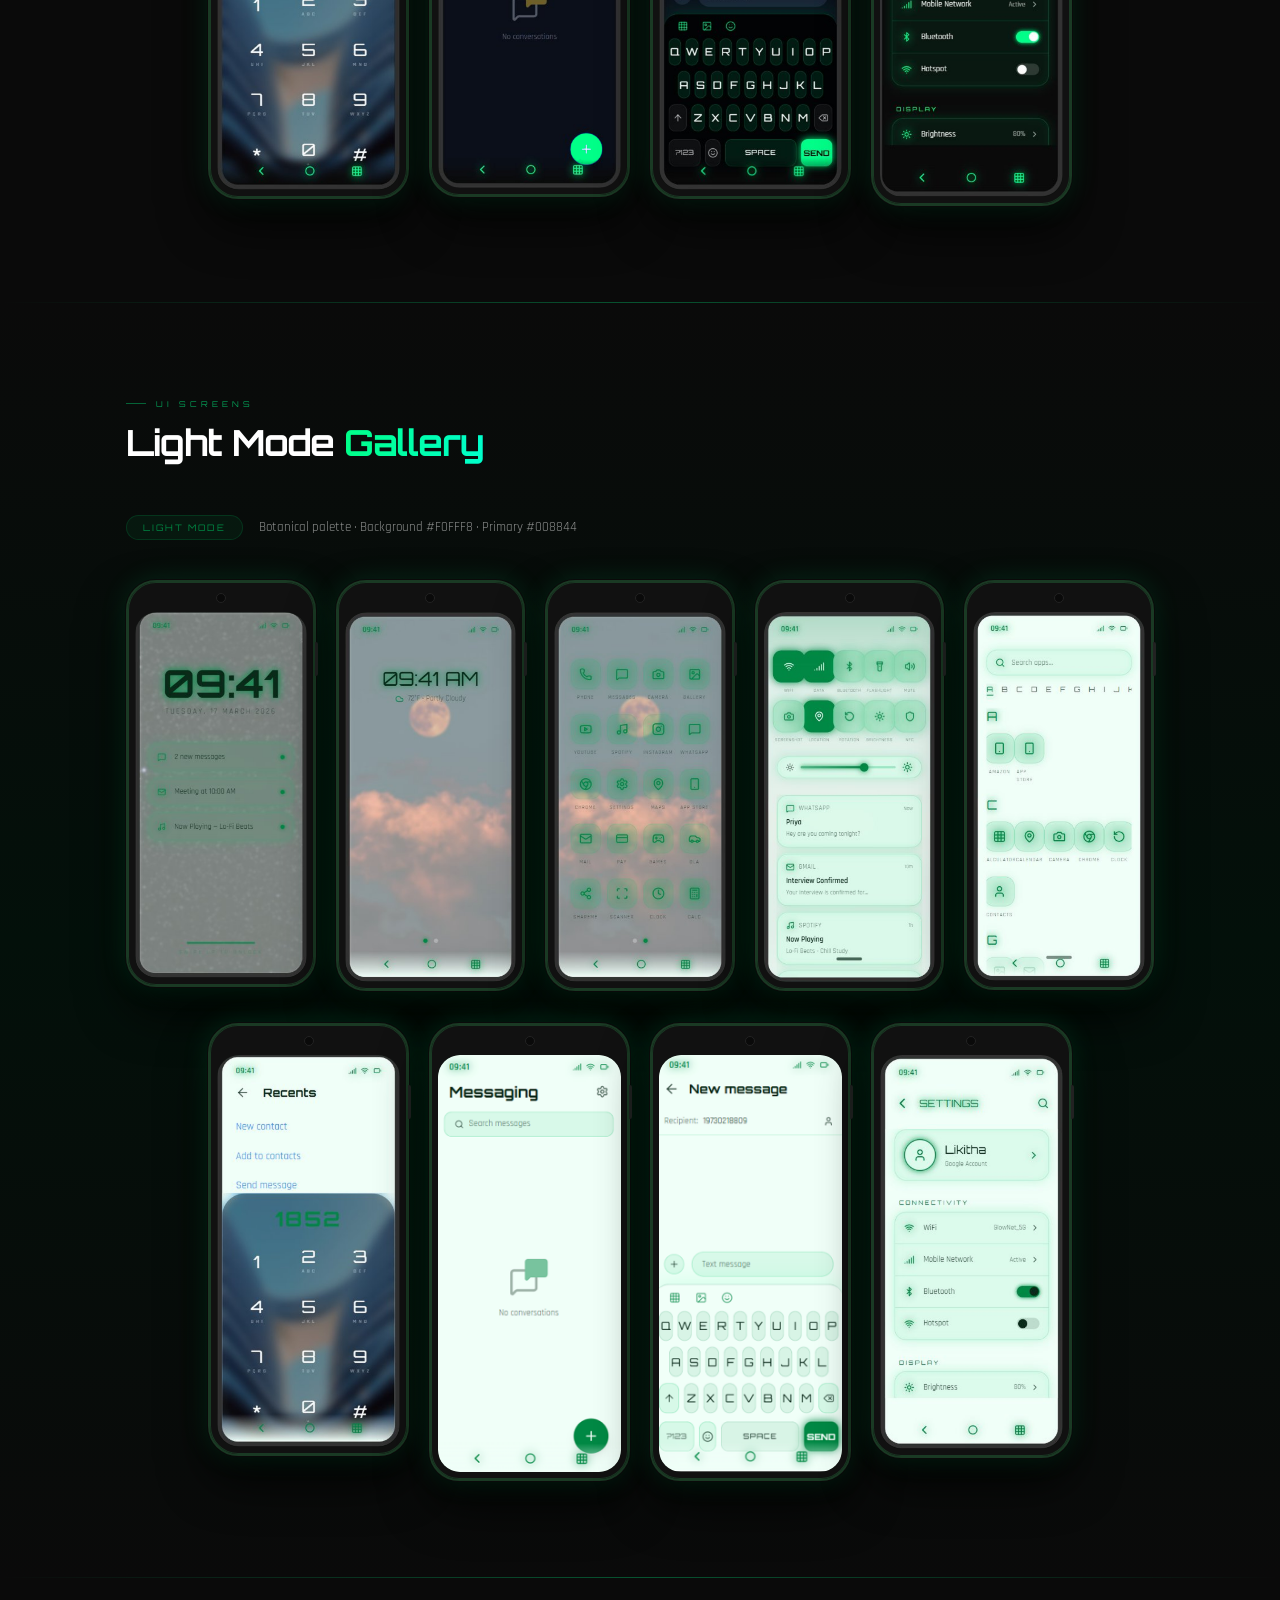
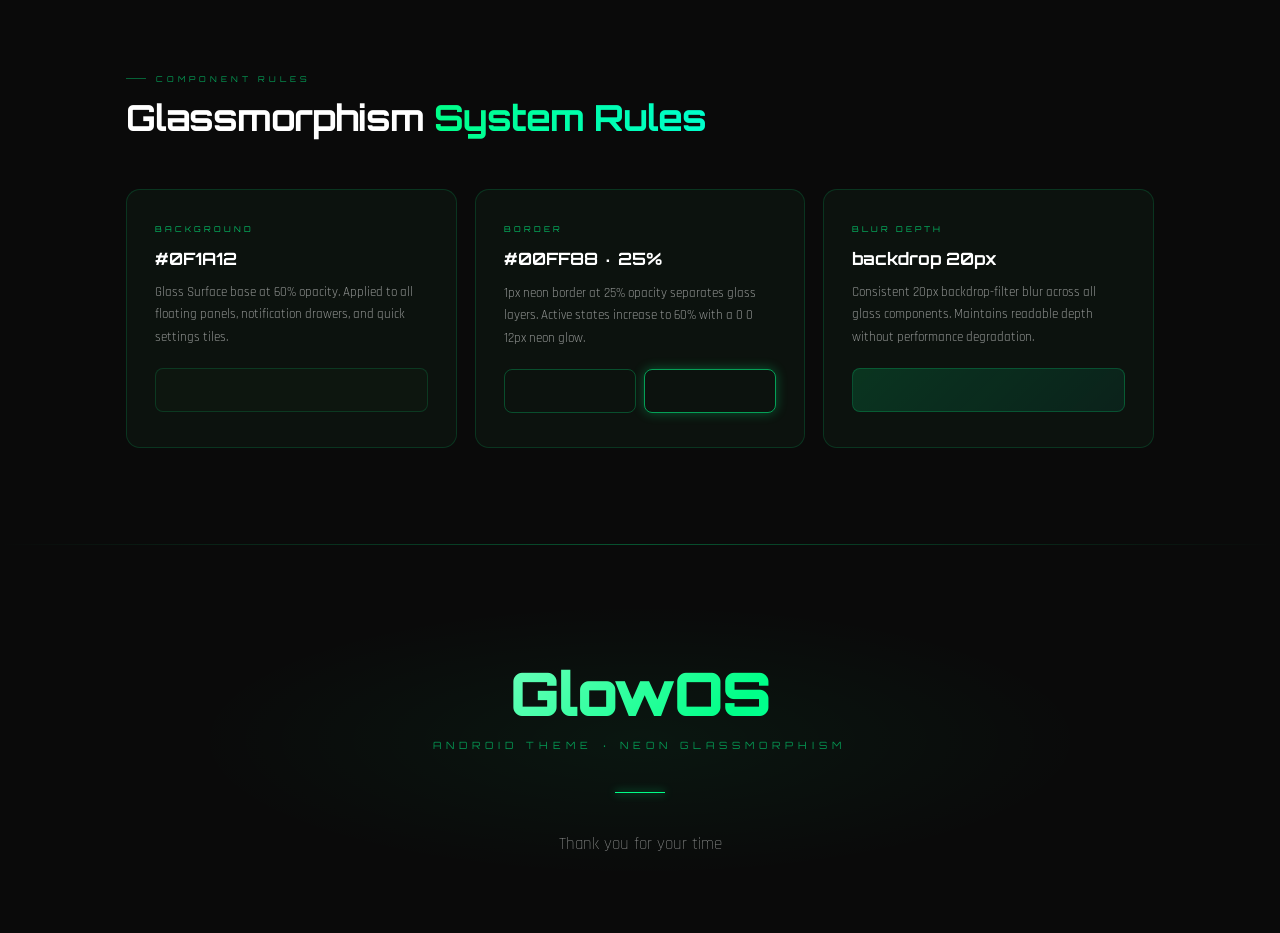
<file: glowos.html>
<!DOCTYPE html>
<html lang="en">

<head>
    <meta charset="UTF-8" />
    <meta name="viewport" content="width=device-width,initial-scale=1.0" />
    <title>GlowOS — Android Theme</title>
    <link
        href="https://fonts.googleapis.com/css2?family=Orbitron:wght@400;500;600;700;800;900&family=Rajdhani:wght@300;400;500;600;700&display=swap"
        rel="stylesheet" />
    <style>
        :root {
            --neon: #00FF88;
            --neon2: #00FFCC;
            --bg: #0A0A0A;
            --surface: #0F1A12;
            --border: rgba(0, 255, 136, 0.15);
            --txt: #FFFFFF;
            --txt2: rgba(255, 255, 255, 0.55);
            --lorb: 'Orbitron', monospace;
            --raj: 'Rajdhani', sans-serif;
        }

        *,
        *::before,
        *::after {
            box-sizing: border-box;
            margin: 0;
            padding: 0
        }

        body {
            background: var(--bg);
            color: var(--txt);
            font-family: var(--raj);
            overflow-x: hidden
        }

        nav.site-nav {
            max-width: 1140px;
            margin: 0 auto;
            padding: 22px 24px 0;
            display: flex;
            justify-content: space-between;
            align-items: center;
            gap: 16px;
            position: relative;
            z-index: 5;
        }

        .site-logo {
            font-family: var(--lorb);
            font-size: 1rem;
            letter-spacing: 0.12em;
            color: var(--txt);
            text-decoration: none;
            text-transform: uppercase;
        }

        .site-links {
            list-style: none;
            display: flex;
            flex-wrap: wrap;
            gap: 10px;
            margin: 0;
            padding: 0;
        }

        .site-links a {
            color: var(--txt);
            text-decoration: none;
            font-size: 0.88rem;
            padding: 10px 14px;
            border-radius: 999px;
            border: 1px solid rgba(0, 255, 136, .12);
            transition: background .2s, color .2s;
        }

        .site-links a:hover {
            background: rgba(0, 255, 136, .14);
        }

        ::-webkit-scrollbar {
            width: 3px
        }

        ::-webkit-scrollbar-thumb {
            background: var(--neon)
        }

        .container {
            max-width: 1140px;
            margin: 0 auto;
            padding: 0 56px;
            position: relative;
            z-index: 1
        }

        .neon-line {
            height: 1px;
            background: linear-gradient(90deg, transparent, var(--neon), transparent);
            opacity: .3
        }

        .glass {
            background: rgba(15, 26, 18, 0.55);
            border: 1px solid var(--border);
            border-radius: 16px;
            backdrop-filter: blur(20px)
        }

        .grid-bg {
            position: absolute;
            inset: 0;
            pointer-events: none;
            background-image: linear-gradient(rgba(0, 255, 136, .035) 1px, transparent 1px), linear-gradient(90deg, rgba(0, 255, 136, .035) 1px, transparent 1px);
            background-size: 56px 56px
        }

        /* PHONE MOCKUP */
        .phone-mockup {
            width: 100%;
            background: #111;
            border-radius: 30px;
            border: 2px solid #2a2a2a;
            box-shadow: 0 0 0 1px #0a0a0a, inset 0 0 0 1px #333, 0 24px 48px rgba(0, 0, 0, .7);
            position: relative;
            overflow: visible;
            flex-shrink: 0
        }

        .phone-mockup::before {
            content: '';
            position: absolute;
            top: 11px;
            left: 50%;
            transform: translateX(-50%);
            width: 10px;
            height: 10px;
            border-radius: 50%;
            background: #0a0a0a;
            border: 1.5px solid #222;
            z-index: 10
        }

        .phone-mockup::after {
            content: '';
            position: absolute;
            right: -4px;
            top: 60px;
            width: 3px;
            height: 34px;
            border-radius: 0 2px 2px 0;
            background: #222
        }

        .phone-screen {
            margin: 30px 7px 7px;
            border-radius: 22px;
            overflow: hidden;
            background: #050505;
            position: relative
        }

        .phone-screen img {
            width: 100%;
            height: 100%;
            object-fit: cover;
            display: block
        }

        .phone-screen-placeholder {
            position: absolute;
            inset: 0;
            display: flex;
            flex-direction: column;
            align-items: center;
            justify-content: center;
            gap: 6px
        }

        .phone-screen-placeholder span {
            font-family: var(--lorb);
            font-size: 7px;
            letter-spacing: 2px;
            color: rgba(0, 255, 136, .3);
            text-transform: uppercase;
            text-align: center;
            padding: 0 10px
        }

        .phone-mockup.neon-glow {
            border-color: #1a3a24;
            box-shadow: 0 0 0 1px #0a0a0a, inset 0 0 0 1px #1a3a24, 0 0 28px rgba(0, 255, 136, .12), 0 24px 48px rgba(0, 0, 0, .8)
        }

        .phone-mockup.neon-glow .phone-screen {
            background: #020d04
        }

        .phone-mockup.light-glow {
            border-color: #b8e8cc;
            background: #f0f0f0;
            box-shadow: 0 0 0 1px #e8e8e8, inset 0 0 0 1px #d4d4d4, 0 24px 48px rgba(0, 0, 0, .2)
        }

        .phone-mockup.light-glow::before {
            background: #ddd;
            border-color: #bbb
        }

        .phone-mockup.light-glow::after {
            background: #bbb
        }

        .phone-mockup.light-glow .phone-screen {
            background: #d0f0e0
        }

        .screen-name {
            font-family: var(--lorb);
            font-size: 8px;
            letter-spacing: 2px;
            color: var(--neon);
            text-transform: uppercase;
            opacity: .5;
            text-align: center;
            margin-top: 8px
        }

        .screen-name.ln {
            color: #008844
        }

        /* HERO */
        .hero {
            min-height: 100vh;
            display: grid;
            grid-template-columns: 1fr 1fr;
            align-items: center;
            position: relative;
            overflow: hidden
        }

        .hero-glow {
            position: absolute;
            right: 0;
            top: 0;
            width: 55%;
            height: 100%;
            background: radial-gradient(ellipse 70% 70% at 70% 50%, rgba(0, 255, 136, .07) 0%, transparent 70%);
            pointer-events: none
        }

        .hero-left {
            padding: 80px 40px 80px 56px;
            position: relative;
            z-index: 2
        }

        .h-ey {
            font-family: var(--lorb);
            font-size: 9px;
            letter-spacing: 4px;
            color: var(--neon);
            text-transform: uppercase;
            margin-bottom: 24px;
            display: flex;
            align-items: center;
            gap: 12px;
            opacity: .8
        }

        .h-ey::before {
            content: '';
            width: 28px;
            height: 1px;
            background: var(--neon)
        }

        .h-title {
            font-family: var(--lorb);
            font-size: 76px;
            line-height: .9;
            font-weight: 900;
            letter-spacing: -3px;
            margin-bottom: 10px;
            background: linear-gradient(150deg, #fff 20%, var(--neon) 100%);
            -webkit-background-clip: text;
            -webkit-text-fill-color: transparent;
            background-clip: text
        }

        .h-sub {
            font-family: var(--lorb);
            font-size: 12px;
            letter-spacing: 5px;
            color: var(--neon2);
            text-transform: uppercase;
            margin-bottom: 36px;
            opacity: .7
        }

        .h-desc {
            font-family: var(--raj);
            font-size: 16px;
            color: var(--txt2);
            line-height: 1.85;
            max-width: 420px;
            font-weight: 300;
            margin-bottom: 48px
        }

        .h-meta {
            display: flex;
            gap: 36px;
            flex-wrap: wrap
        }

        .h-ml {
            font-family: var(--lorb);
            font-size: 8px;
            letter-spacing: 3px;
            color: var(--neon);
            text-transform: uppercase;
            display: block;
            margin-bottom: 5px;
            opacity: .6
        }

        .h-mv {
            font-family: var(--raj);
            font-size: 15px;
            color: var(--txt);
            font-weight: 500
        }

        .hero-right {
            height: 100vh;
            position: relative;
            z-index: 2;
            display: flex;
            align-items: center;
            justify-content: center
        }

        .hero-image-right {
            width: 450px;
            max-width: 55vw;
            transform: scale(1.05);
        }

        .hero-image-right img {
            width: 100%;
            height: auto;
            display: block;
            border-radius: 18px;
            box-shadow: 0 28px 60px rgba(0, 0, 0, .65);
            border: 1px solid rgba(0, 255, 136, .35)
        }

        .hero-phones .phone-mockup:nth-child(2) {
            transform: translateY(40px)
        }

        .hero-phones .phone-mockup:nth-child(3) {
            transform: translateY(80px)
        }

        /* SECTIONS */
        .sec {
            padding: 96px 0;
            position: relative;
        }

        .design-system {
            position: relative;
        }

        .design-system .ds-arrow {
            position: relative;
            width: 12px;
            height: 140px;
            margin: 12px auto 22px;
            border-radius: 6px;
            background: linear-gradient(to bottom, rgba(0, 255, 136, 1), rgba(0, 255, 136, 0));
            filter: drop-shadow(0 0 18px rgba(0, 255, 136, .85));
            opacity: 0;
            transform: translateY(-36px) scaleY(0.6);
            pointer-events: none;
            transition: opacity .18s ease, transform .18s ease;
            will-change: transform, opacity;
        }

        .design-system .ds-arrow::after {
            content: '';
            position: absolute;
            top: 100%;
            left: 50%;
            width: 30px;
            height: 20px;
            transform: translate(-50%, 0);
            clip-path: polygon(50% 100%, 0% 0%, 100% 0%);
            background: rgba(0, 255, 136, 1);
            filter: drop-shadow(0 0 20px rgba(0, 255, 136, .8));
        }

        @keyframes ds-arrow-drop {
            0% {
                opacity: 0;
                transform: translateY(-36px) scaleY(0.6);
            }

            20% {
                opacity: 1;
                transform: translateY(0) scaleY(1);
            }

            55% {
                transform: translateY(40px) scaleY(1);
            }

            100% {
                opacity: 0;
                transform: translateY(56px) scaleY(1);
            }
        }

        .design-system .ds-arrow.active {
            animation: ds-arrow-drop .72s ease-out forwards;
        }


        .ds-img {
            width: 100%;
            max-width: 100%;
            margin: 20px auto;
            border-radius: 18px;
            overflow: hidden;
            border: 1px solid var(--border);
            box-shadow: 0 0 40px rgba(0, 255, 136, .22);
            cursor: pointer;
            transition: transform .2s ease;
        }

        .ds-img:hover,
        .ds-img:focus {
            transform: scale(1.04);
        }

        .ds-img-top {
            margin-bottom: 14px;
        }

        .ds-img-bottom {
            margin-top: 18px;
        }

        .ds-img img {
            width: 100%;
            display: block;
        }

        @media (max-width: 900px) {
            .container {
                padding: 0 24px;
            }

            nav.site-nav {
                flex-direction: column;
                align-items: flex-start;
                padding-bottom: 16px;
            }

            .hero {
                grid-template-columns: 1fr;
                padding: 24px 0 60px;
            }

            .hero-right {
                min-height: auto;
                padding-top: 40px;
                justify-content: flex-start;
            }

            .hero-image-right {
                width: 100%;
                max-width: 100%;
            }

            .h-desc {
                max-width: 100%;
                margin-bottom: 32px;
            }

            .h-meta {
                flex-direction: column;
                gap: 18px;
            }

            .ov-grid,
            .g-grid,
            .hifi-grid {
                grid-template-columns: 1fr;
            }

            .sec {
                padding: 68px 0;
            }

            .thankyou {
                padding: 70px 24px;
            }
        }

        .sec-tag {
            font-family: var(--lorb);
            font-size: 8px;
            letter-spacing: 4px;
            color: var(--neon);
            text-transform: uppercase;
            opacity: .6;
            margin-bottom: 14px;
            display: flex;
            align-items: center;
            gap: 10px
        }

        .sec-tag::before {
            content: '';
            width: 20px;
            height: 1px;
            background: var(--neon);
            opacity: .6
        }

        .sec-title {
            font-family: var(--lorb);
            font-size: 36px;
            font-weight: 700;
            letter-spacing: -1px;
            line-height: 1.1;
            margin-bottom: 52px
        }

        .sec-title em {
            font-style: normal;
            background: linear-gradient(90deg, var(--neon), var(--neon2));
            -webkit-background-clip: text;
            -webkit-text-fill-color: transparent;
            background-clip: text
        }

        /* OVERVIEW */
        .ov-grid {
            display: grid;
            grid-template-columns: repeat(3, 1fr);
            gap: 18px
        }

        .ov-card {
            padding: 36px 30px;
            border-radius: 16px;
            border: 1px solid var(--border);
            background: linear-gradient(140deg, rgba(15, 26, 18, .75), rgba(10, 10, 10, .9));
            position: relative;
            overflow: hidden
        }

        .ov-card::before {
            content: '';
            position: absolute;
            top: 0;
            left: 0;
            right: 0;
            height: 1px;
            background: linear-gradient(90deg, transparent, var(--neon), transparent);
            opacity: .5
        }

        .ov-lbl {
            font-family: var(--lorb);
            font-size: 8px;
            letter-spacing: 3px;
            color: var(--neon);
            text-transform: uppercase;
            margin-bottom: 14px;
            opacity: .7
        }

        .ov-ttl {
            font-family: var(--raj);
            font-size: 20px;
            font-weight: 700;
            color: var(--txt);
            margin-bottom: 12px
        }

        .ov-dsc {
            font-family: var(--raj);
            font-size: 13.5px;
            color: var(--txt2);
            line-height: 1.7
        }

        /* GOALS */
        .g-grid {
            display: grid;
            grid-template-columns: 1.1fr 1fr;
            gap: 24px
        }

        .b-inner {
            padding: 44px 40px
        }

        .b-title {
            font-family: var(--lorb);
            font-size: 16px;
            font-weight: 700;
            color: var(--txt);
            margin-bottom: 28px
        }

        .g-item {
            display: flex;
            gap: 14px;
            align-items: flex-start;
            margin-bottom: 22px
        }

        .g-dot {
            width: 5px;
            height: 5px;
            border-radius: 50%;
            background: var(--neon);
            flex-shrink: 0;
            margin-top: 8px;
            box-shadow: 0 0 8px var(--neon)
        }

        .g-txt {
            font-family: var(--raj);
            font-size: 14.5px;
            color: var(--txt2);
            line-height: 1.75
        }

        .p-row {
            display: flex;
            align-items: center;
            gap: 16px;
            padding: 14px 0;
            border-bottom: 1px solid rgba(0, 255, 136, .07)
        }

        .p-row:last-child {
            border-bottom: none;
            padding-bottom: 0
        }

        .p-name {
            font-family: var(--lorb);
            font-size: 11px;
            font-weight: 600;
            color: var(--txt);
            letter-spacing: .5px;
            flex: 1
        }

        .p-det {
            font-family: var(--raj);
            font-size: 12px;
            color: var(--txt2);
            text-align: right;
            line-height: 1.5
        }

        /* DESIGN SYSTEM */
        .ds-wrap {
            display: grid;
            grid-template-columns: 1fr 1fr;
            gap: 24px
        }

        .ds-blk {
            padding: 40px;
            border-radius: 16px;
            border: 1px solid var(--border);
            background: rgba(15, 26, 18, .5)
        }

        .ds-ttl {
            font-family: var(--lorb);
            font-size: 10px;
            font-weight: 600;
            letter-spacing: 3px;
            color: var(--neon);
            text-transform: uppercase;
            margin-bottom: 28px;
            opacity: .8
        }

        .c-list {
            display: flex;
            flex-direction: column;
            gap: 12px
        }

        .c-row {
            display: flex;
            align-items: center;
            gap: 14px
        }

        .c-sw {
            width: 38px;
            height: 38px;
            border-radius: 10px;
            flex-shrink: 0;
            border: 1px solid rgba(255, 255, 255, .08);
            position: relative;
            overflow: hidden
        }

        .c-sw::after {
            content: '';
            position: absolute;
            inset: 0;
            background: linear-gradient(135deg, rgba(255, 255, 255, .12) 0%, transparent 55%)
        }

        .c-nm {
            font-family: var(--raj);
            font-size: 14px;
            color: var(--txt);
            font-weight: 500
        }

        .c-hx {
            font-family: var(--lorb);
            font-size: 10px;
            color: var(--txt2);
            letter-spacing: .5px;
            margin-top: 2px
        }

        .t-list {
            display: flex;
            flex-direction: column;
            gap: 18px
        }

        .t-item {
            padding-bottom: 16px;
            border-bottom: 1px solid rgba(0, 255, 136, .07)
        }

        .t-item:last-child {
            border-bottom: none;
            padding-bottom: 0
        }

        .t-det {
            font-family: var(--raj);
            font-size: 11px;
            color: var(--txt2);
            letter-spacing: .3px;
            margin-top: 5px
        }

        .ds-img {
            margin-top: 28px;
            border-radius: 16px;
            overflow: hidden;
            border: 1px solid var(--border);
            box-shadow: 0 0 50px rgba(0, 255, 136, .07)
        }

        .ds-img img {
            width: 100%;
            display: block
        }

        /* SCREENS */
        .s5 {
            display: grid;
            grid-template-columns: repeat(5, 1fr);
            gap: 20px;
            justify-items: center;
            margin-bottom: 32px
        }

        .s4 {
            display: grid;
            grid-template-columns: repeat(4, 1fr);
            gap: 20px;
            justify-items: center;
            padding: 0 8%
        }

        .m-hdr {
            display: flex;
            align-items: center;
            gap: 16px;
            margin-bottom: 40px
        }

        .m-bdg {
            font-family: var(--lorb);
            font-size: 9px;
            letter-spacing: 2px;
            text-transform: uppercase;
            padding: 6px 16px;
            border-radius: 100px
        }

        .dk-bdg {
            background: rgba(0, 255, 136, .08);
            color: var(--neon);
            border: 1px solid var(--border)
        }

        .lt-bdg {
            background: rgba(0, 136, 68, .1);
            color: #008844;
            border: 1px solid rgba(0, 136, 68, .25)
        }

        .m-dsc {
            font-family: var(--raj);
            font-size: 13px;
            color: var(--txt2)
        }

        .lt-sec {
            padding: 96px 0;
            background: linear-gradient(180deg, var(--bg) 0%, #03100a 50%, var(--bg) 100%)
        }

        /* RULES */
        .r-grid {
            display: grid;
            grid-template-columns: repeat(3, 1fr);
            gap: 18px
        }

        .r-card {
            padding: 34px 28px;
            border-radius: 14px;
            border: 1px solid var(--border);
            background: rgba(15, 26, 18, .5)
        }

        .r-lbl {
            font-family: var(--lorb);
            font-size: 8px;
            letter-spacing: 3px;
            color: var(--neon);
            text-transform: uppercase;
            margin-bottom: 14px;
            opacity: .7
        }

        .r-val {
            font-family: var(--lorb);
            font-size: 17px;
            font-weight: 700;
            color: var(--txt);
            margin-bottom: 12px
        }

        .r-dsc {
            font-family: var(--raj);
            font-size: 13px;
            color: var(--txt2);
            line-height: 1.7
        }

        .r-demo {
            margin-top: 20px;
            height: 44px;
            border-radius: 8px
        }

        /* THANKS */
        .thanks {
            padding: 110px 0 80px;
            text-align: center;
            position: relative;
            overflow: hidden
        }

        .thanks::before {
            content: '';
            position: absolute;
            inset: 0;
            background: radial-gradient(ellipse 50% 50% at 50% 50%, rgba(0, 255, 136, .05) 0%, transparent 70%)
        }

        .tk-logo {
            font-family: var(--lorb);
            font-size: 60px;
            font-weight: 900;
            background: linear-gradient(135deg, #fff 0%, var(--neon) 60%, var(--neon2) 100%);
            -webkit-background-clip: text;
            -webkit-text-fill-color: transparent;
            background-clip: text;
            margin-bottom: 8px;
            letter-spacing: -2px;
            position: relative;
            z-index: 1
        }

        .tk-sub {
            font-family: var(--lorb);
            font-size: 10px;
            letter-spacing: 5px;
            color: var(--neon);
            text-transform: uppercase;
            opacity: .55;
            margin-bottom: 40px;
            position: relative;
            z-index: 1
        }

        .tk-div {
            width: 50px;
            height: 1px;
            background: var(--neon);
            margin: 0 auto 40px;
            box-shadow: 0 0 8px var(--neon);
            position: relative;
            z-index: 1
        }

        .tk-msg {
            font-family: var(--raj);
            font-size: 17px;
            color: var(--txt2);
            position: relative;
            z-index: 1;
            font-weight: 300
        }
    </style>
</head>

<body>

    <!-- HERO -->
    <section class="hero">
        <div class="grid-bg"></div>
        <div class="hero-glow"></div>
        <div class="hero-left">
            <div class="h-ey">Android Theme</div>
            <div class="h-title">GLOW<br />OS</div>
            <div class="h-sub">Neon Glassmorphism System</div>
            <p class="h-desc">A fully custom Android UI theme built on a dual-mode design system — neon-lit
                glassmorphism dark surfaces paired with a clean botanical light palette. Every pixel governed by a
                single token architecture.</p>
            <div class="h-meta">
                <div><span class="h-ml">Role</span><span class="h-mv">UI / UX Designer</span></div>
                <div><span class="h-ml">Screens</span><span class="h-mv">9 Core Views</span></div>
                <div><span class="h-ml">Modes</span><span class="h-mv">Dark + Light</span></div>
            </div>
        </div>
        <div class="hero-right">
            <div class="hero-image-right">
                <img src="img/home.png" alt="GlowaOS Home" />
            </div>
        </div>
    </section>

    <div class="neon-line"></div>

    <!-- OVERVIEW -->
    <section class="sec">
        <div class="container">
            <div class="sec-tag">Overview</div>
            <h2 class="sec-title">Rooted in <em>System Thinking</em></h2>
            <div class="ov-grid">
                <div class="ov-card">
                    <div class="ov-lbl">The Brief</div>
                    <div class="ov-ttl">Custom Android Theme</div>
                    <div class="ov-dsc">Design a cohesive, fully tokenised Android UI theme that works across all native
                        system screens — lock, home, dialler, messaging, settings — in both dark and light modes.</div>
                </div>
                <div class="ov-card">
                    <div class="ov-lbl">The Concept</div>
                    <div class="ov-ttl">Neon Glassmorphism</div>
                    <div class="ov-dsc">Layered translucent surfaces lit from within by primary neon green #00FF88,
                        creating depth and atmosphere while maintaining full readability at all ambient conditions.
                    </div>
                </div>
                <div class="ov-card">
                    <div class="ov-lbl">The Outcome</div>
                    <div class="ov-ttl">Dual-Mode System</div>
                    <div class="ov-dsc">A complete design system — colour tokens, two font families, 12 text styles, and
                        9 screen templates across both dark neon and light botanical modes.</div>
                </div>
            </div>
        </div>
    </section>

    <div class="neon-line"></div>

    <!-- GOALS & APPROACH -->
    <section class="sec">
        <div class="container">
            <div class="sec-tag">Goals & Approach</div>
            <h2 class="sec-title">What We Set <em>Out to Build</em></h2>
            <div class="g-grid">
                <div class="glass b-inner">
                    <div class="b-title">Design Goals</div>
                    <div class="g-item">
                        <div class="g-dot"></div>
                        <div class="g-txt">Build a single token system that scales across 9+ native Android screens
                            without breaking visual consistency.</div>
                    </div>
                    <div class="g-item">
                        <div class="g-dot"></div>
                        <div class="g-txt">Create a neon aesthetic that feels bold in dark mode but doesn't sacrifice
                            legibility in high-ambient environments.</div>
                    </div>
                    <div class="g-item">
                        <div class="g-dot"></div>
                        <div class="g-txt">Define a dual-mode palette where light mode feels organic and botanical — not
                            just an inverted dark.</div>
                    </div>
                    <div class="g-item">
                        <div class="g-dot"></div>
                        <div class="g-txt">Achieve WCAG AA contrast ratios on all text pairings in both colour modes.
                        </div>
                    </div>
                    <div class="g-item">
                        <div class="g-dot"></div>
                        <div class="g-txt">Keep the system minimal enough for community customisation while opinionated
                            enough to feel designed.</div>
                    </div>
                </div>
                <div class="glass b-inner">
                    <div class="b-title">Design Process</div>
                    <div class="p-row">
                        <div class="p-name">Discover</div>
                        <div class="p-det">Competitive audit<br />Intent mapping</div>
                    </div>
                    <div class="p-row">
                        <div class="p-name">Define</div>
                        <div class="p-det">Token architecture<br />Colour theory</div>
                    </div>
                    <div class="p-row">
                        <div class="p-name">Design</div>
                        <div class="p-det">Glass components<br />Screen-by-screen</div>
                    </div>
                    <div class="p-row">
                        <div class="p-name">Refine</div>
                        <div class="p-det">Contrast checks<br />Edge states</div>
                    </div>
                    <div class="p-row">
                        <div class="p-name">Deliver</div>
                        <div class="p-det">Token export<br />Documentation</div>
                    </div>
                </div>
            </div>
        </div>
    </section>

    <div class="neon-line"></div>

    <!-- DESIGN SYSTEM -->
    <section class="sec design-system">
        <div class="container">
            <div class="sec-tag">Design System</div>
            <h2 class="sec-title">Colour Tokens &amp; <em>Typography</em></h2>
            <div id="dsImageTop" class="ds-img ds-img-top" role="button" tabindex="0" aria-label="Design system image">
                <img src="./img/ds.png" alt="GlowOS Design System" />
            </div>
            <div id="dsArrow" class="ds-arrow" aria-hidden="true"></div>
            <div class="ds-wrap">
                <div class="ds-blk">
                    <div class="ds-ttl">Colour Tokens</div>
                    <div class="c-list">
                        <div class="c-row">
                            <div class="c-sw" style="background:#00FF88;box-shadow:0 0 14px rgba(0,255,136,.45)"></div>
                            <div>
                                <div class="c-nm">Primary Neon</div>
                                <div class="c-hx">#00FF88</div>
                            </div>
                        </div>
                        <div class="c-row">
                            <div class="c-sw" style="background:#00FFCC;box-shadow:0 0 12px rgba(0,255,204,.35)"></div>
                            <div>
                                <div class="c-nm">Secondary Neon</div>
                                <div class="c-hx">#00FFCC</div>
                            </div>
                        </div>
                        <div class="c-row">
                            <div class="c-sw" style="background:#00FFFF;box-shadow:0 0 12px rgba(0,255,255,.3)"></div>
                            <div>
                                <div class="c-nm">Accent Cyan</div>
                                <div class="c-hx">#00FFFF</div>
                            </div>
                        </div>
                        <div class="c-row">
                            <div class="c-sw" style="background:#0A0A0A;border-color:rgba(255,255,255,.15)"></div>
                            <div>
                                <div class="c-nm">Background</div>
                                <div class="c-hx">#0A0A0A</div>
                            </div>
                        </div>
                        <div class="c-row">
                            <div class="c-sw" style="background:#0F1A12;border-color:rgba(0,255,136,.2)"></div>
                            <div>
                                <div class="c-nm">Glass Surface</div>
                                <div class="c-hx">#0F1A12</div>
                            </div>
                        </div>
                        <div class="c-row">
                            <div class="c-sw" style="background:#F0FFF8;border-color:rgba(0,136,68,.3)"></div>
                            <div>
                                <div class="c-nm">Light Background</div>
                                <div class="c-hx">#F0FFF8</div>
                            </div>
                        </div>
                        <div class="c-row">
                            <div class="c-sw" style="background:#008844"></div>
                            <div>
                                <div class="c-nm">Primary Light</div>
                                <div class="c-hx">#008844</div>
                            </div>
                        </div>
                        <div class="c-row">
                            <div class="c-sw" style="background:#FFFFFF"></div>
                            <div>
                                <div class="c-nm">Primary Text</div>
                                <div class="c-hx">#FFFFFF</div>
                            </div>
                        </div>
                    </div>
                </div>
                <div class="ds-blk">
                    <div class="ds-ttl">Typography</div>
                    <div class="t-list">
                        <div class="t-item">
                            <div
                                style="font-family:var(--lorb);font-size:32px;font-weight:900;color:var(--neon);line-height:1">
                                09:41</div>
                            <div class="t-det">Orbitron · Clock Display · 72pt</div>
                        </div>
                        <div class="t-item">
                            <div
                                style="font-family:var(--lorb);font-size:20px;font-weight:700;color:var(--txt);line-height:1">
                                Screen Title</div>
                            <div class="t-det">Orbitron · 24pt / Auto</div>
                        </div>
                        <div class="t-item">
                            <div
                                style="font-family:var(--lorb);font-size:13px;letter-spacing:3px;opacity:.7;color:var(--txt);line-height:1">
                                CATEGORY LABEL</div>
                            <div class="t-det">Orbitron · 12pt · tracking 4px</div>
                        </div>
                        <div class="t-item">
                            <div
                                style="font-family:var(--raj);font-size:20px;font-weight:700;color:var(--txt);line-height:1">
                                Notification Title</div>
                            <div class="t-det">Rajdhani · Bold · 16pt / 160</div>
                        </div>
                        <div class="t-item">
                            <div
                                style="font-family:var(--raj);font-size:15px;font-weight:400;color:var(--txt2);line-height:1.5">
                                Body text that reads well across all native Android screens.</div>
                            <div class="t-det">Rajdhani · Regular · 16pt / 160</div>
                        </div>
                        <div class="t-item">
                            <div
                                style="font-family:var(--raj);font-size:11px;font-weight:300;color:var(--txt2);line-height:1">
                                11:42 AM · Timestamp</div>
                            <div class="t-det">Rajdhani · Light 300 · 11pt</div>
                        </div>
                    </div>
                </div>
            </div>
    </section>

    <div class="neon-line"></div>

    <!-- DARK MODE 9 MOCKUPS -->
    <section class="sec">
        <div class="container">
            <div class="sec-tag">UI Screens</div>
            <h2 class="sec-title">Dark Mode <em>Gallery</em></h2>
            <div class="m-hdr">
                <div class="m-bdg dk-bdg">Dark Mode</div>
                <div class="m-dsc">Neon glassmorphism · Background #0A0A0A · Primary Neon #00FF88</div>
            </div>
            <div class="s5">
                <div>
                    <div class="phone-mockup neon-glow">
                        <div class="phone-screen">
                            <img src="img/screen1.png" alt="Screen 1" />
                        </div>
                    </div>
                </div>
                <div>
                    <div class="phone-mockup neon-glow">
                        <div class="phone-screen">
                            <img src="img/screen2.png" alt="Screen 2" />
                        </div>
                    </div>
                </div>
                <div>
                    <div class="phone-mockup neon-glow">
                        <div class="phone-screen">
                            <img src="img/screen3.png" alt="Screen 3" />
                        </div>
                    </div>
                </div>
                <div>
                    <div class="phone-mockup neon-glow">
                        <div class="phone-screen">
                            <img src="img/screen4.png" alt="Screen 4" />
                        </div>
                    </div>
                </div>
                <div>
                    <div class="phone-mockup neon-glow">
                        <div class="phone-screen">
                            <img src="img/screen5.png" alt="Screen 5" />
                        </div>
                    </div>
                </div>
            </div>
            <div class="s4">
                <div>
                    <div class="phone-mockup neon-glow">
                        <div class="phone-screen">
                            <img src="img/screen6.png" alt="Screen 6" />
                        </div>
                    </div>
                </div>
                <div>
                    <div class="phone-mockup neon-glow">
                        <div class="phone-screen">
                            <img src="img/screen7.png" alt="Screen 7" />
                        </div>
                    </div>
                </div>
                <div>
                    <div class="phone-mockup neon-glow">
                        <div class="phone-screen">
                            <img src="img/screen8.png" alt="Screen 8" />
                        </div>
                    </div>
                </div>
                <div>
                    <div class="phone-mockup neon-glow">
                        <div class="phone-screen">
                            <img src="img/screen9.png" alt="Screen 9" />
                        </div>
                    </div>
                </div>
            </div>
        </div>
    </section>

    <div class="neon-line"></div>

    <!-- LIGHT MODE 9 MOCKUPS -->
    <section class="lt-sec">
        <div class="container">
            <div class="sec-tag">UI Screens</div>
            <h2 class="sec-title">Light Mode <em>Gallery</em></h2>
            <div class="m-hdr">
                <div class="m-bdg lt-bdg">Light Mode</div>
                <div class="m-dsc">Botanical palette · Background #F0FFF8 · Primary #008844</div>
            </div>
            <div class="s5">
                <div>
                    <div class="phone-mockup neon-glow">
                        <div class="phone-screen">
                            <img src="img/sc1.png" alt="Screen 1" />
                        </div>
                    </div>
                </div>
                <div>
                    <div class="phone-mockup neon-glow">
                        <div class="phone-screen">
                            <img src="img/sc2.png" alt="Screen 2" />
                        </div>
                    </div>
                </div>
                <div>
                    <div class="phone-mockup neon-glow">
                        <div class="phone-screen">
                            <img src="img/sc3.png" alt="Screen 3" />
                        </div>
                    </div>
                </div>
                <div>
                    <div class="phone-mockup neon-glow">
                        <div class="phone-screen">
                            <img src="img/sc4.png" alt="Screen 4" />
                        </div>
                    </div>
                </div>
                <div>
                    <div class="phone-mockup neon-glow">
                        <div class="phone-screen">
                            <img src="img/sc5.png" alt="Screen 5" />
                        </div>
                    </div>
                </div>
            </div>
            <div class="s4">
                <div>
                    <div class="phone-mockup neon-glow">
                        <div class="phone-screen">
                            <img src="img/sc6.png" alt="Screen 6" />
                        </div>
                    </div>
                </div>
                <div>
                    <div class="phone-mockup neon-glow">
                        <div class="phone-screen">
                            <img src="img/sc7.png" alt="Screen 7" />
                        </div>
                    </div>
                </div>
                <div>
                    <div class="phone-mockup neon-glow">
                        <div class="phone-screen">
                            <img src="img/sc8.png" alt="Screen 8" />
                        </div>
                    </div>
                </div>
                <div>
                    <div class="phone-mockup neon-glow">
                        <div class="phone-screen">
                            <img src="img/sc9.png" alt="Screen 9" />
                        </div>
                    </div>
                </div>
            </div>
        </div>
    </section>

    <div class="neon-line"></div>

    <!-- GLASS RULES -->
    <section class="sec">
        <div class="container">
            <div class="sec-tag">Component Rules</div>
            <h2 class="sec-title">Glassmorphism <em>System Rules</em></h2>
            <div class="r-grid">
                <div class="r-card">
                    <div class="r-lbl">Background</div>
                    <div class="r-val">#0F1A12</div>
                    <div class="r-dsc">Glass Surface base at 60% opacity. Applied to all floating panels, notification
                        drawers, and quick settings tiles.</div>
                    <div class="r-demo" style="background:rgba(15,26,18,.6);border:1px solid rgba(0,255,136,.15)"></div>
                </div>
                <div class="r-card">
                    <div class="r-lbl">Border</div>
                    <div class="r-val">#00FF88 · 25%</div>
                    <div class="r-dsc">1px neon border at 25% opacity separates glass layers. Active states increase to
                        60% with a 0 0 12px neon glow.</div>
                    <div style="margin-top:20px;display:flex;gap:8px">
                        <div style="flex:1;height:44px;border-radius:8px;border:1px solid rgba(0,255,136,.25)"></div>
                        <div
                            style="flex:1;height:44px;border-radius:8px;border:1px solid rgba(0,255,136,.6);box-shadow:0 0 12px rgba(0,255,136,.3)">
                        </div>
                    </div>
                </div>
                <div class="r-card">
                    <div class="r-lbl">Blur Depth</div>
                    <div class="r-val">backdrop 20px</div>
                    <div class="r-dsc">Consistent 20px backdrop-filter blur across all glass components. Maintains
                        readable depth without performance degradation.</div>
                    <div class="r-demo"
                        style="background:linear-gradient(135deg,rgba(0,255,136,.15),rgba(0,255,204,.07));border:1px solid rgba(0,255,136,.2)">
                    </div>
                </div>
            </div>
        </div>
    </section>

    <div class="neon-line"></div>

    <!-- THANK YOU -->
    <footer class="thanks">
        <div class="container">
            <div class="tk-logo">GlowOS</div>
            <div class="tk-sub">Android Theme · Neon Glassmorphism</div>
            <div class="tk-div"></div>
            <p class="tk-msg">Thank you for your time </p>
        </div>
    </footer>

    <script>
        (function () {
            const dsArrow = document.getElementById('dsArrow');
            const dsImageTop = document.getElementById('dsImageTop');
            const dsImageBottom = document.getElementById('dsImageBottom');
            if (!dsArrow || !dsImageTop || !dsImageBottom) return;

            function startDrop() {
                dsArrow.classList.remove('active');
                void dsArrow.offsetWidth;
                dsArrow.classList.add('active');
            }

            function stopDrop() {
                dsArrow.classList.remove('active');
            }

            [dsImageTop, dsImageBottom].forEach((img) => {
                img.addEventListener('mouseenter', () => {
                    startDrop();
                });
                img.addEventListener('focus', () => {
                    startDrop();
                });
                img.addEventListener('mouseleave', stopDrop);
                img.addEventListener('blur', stopDrop);
                img.addEventListener('click', () => {
                    startDrop();
                    setTimeout(stopDrop, 760);
                });
            });
        })();
    </script>

</body>

</html>
</file>
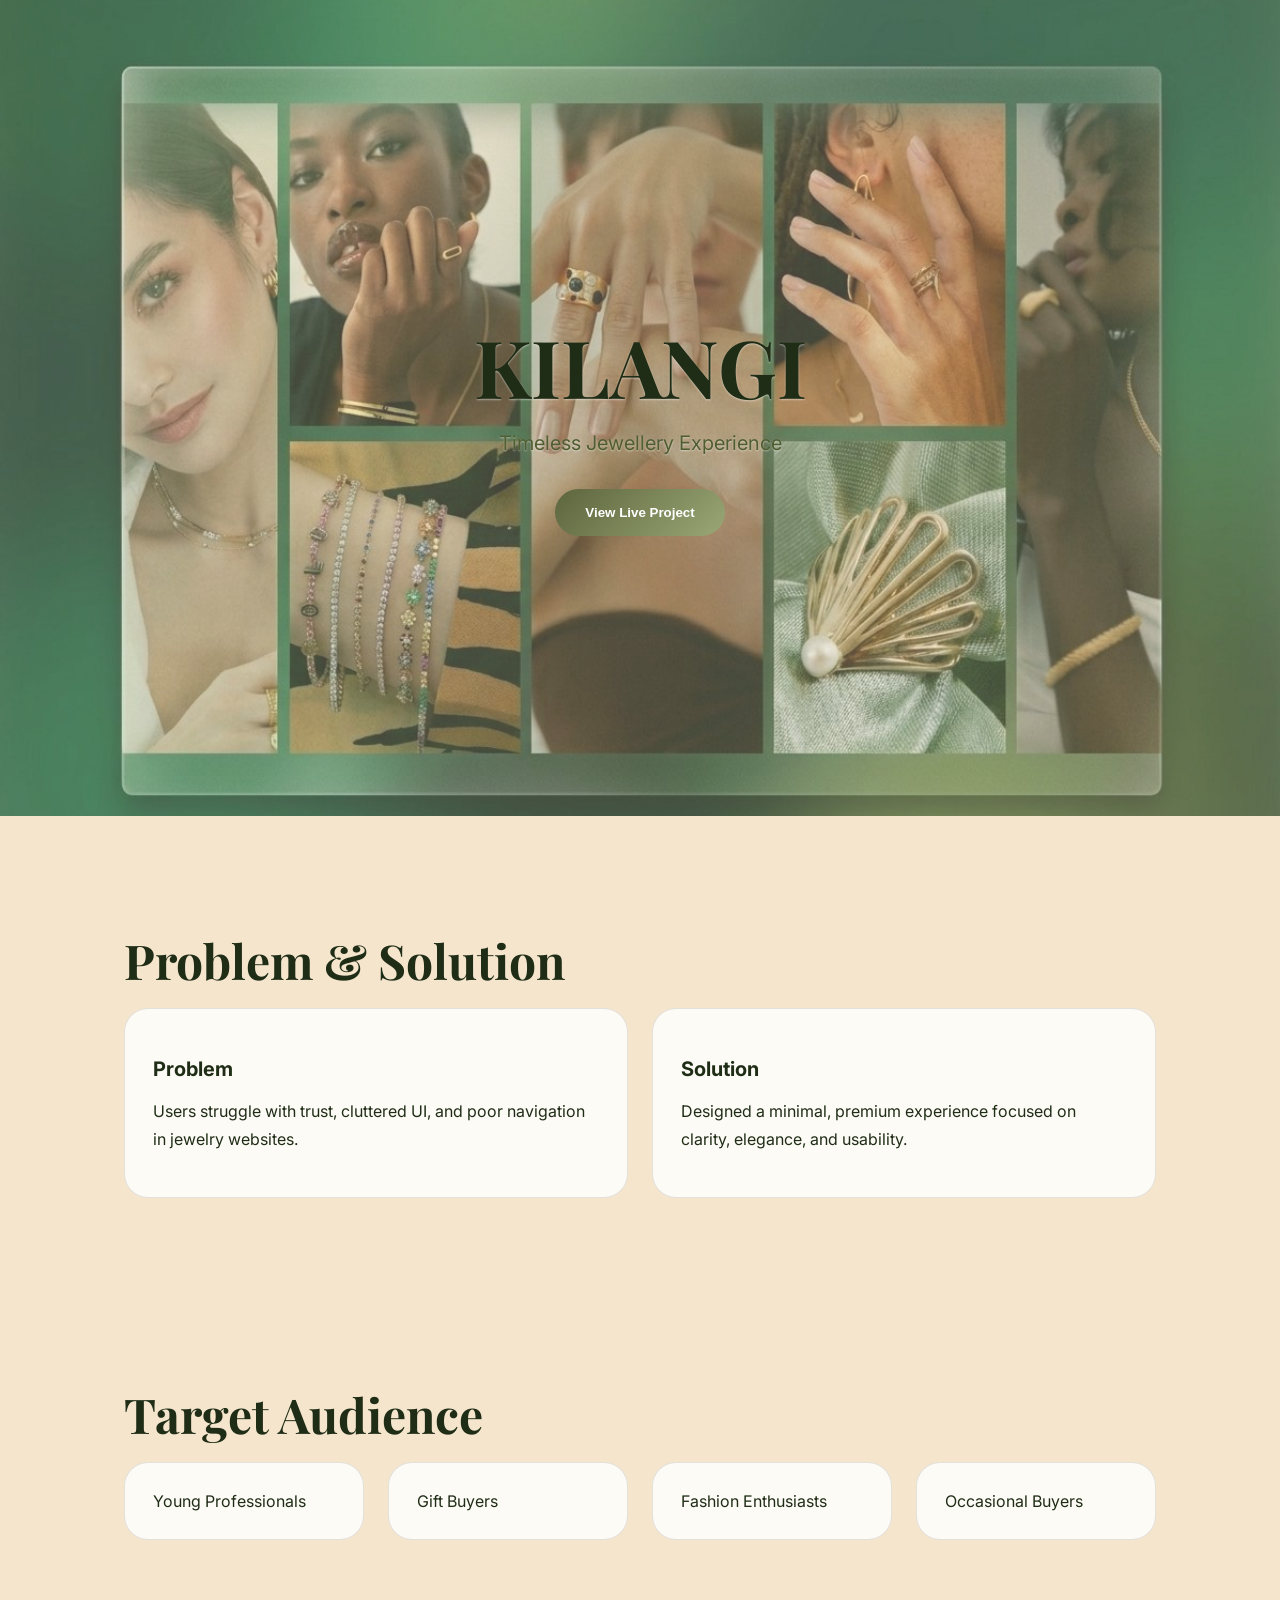
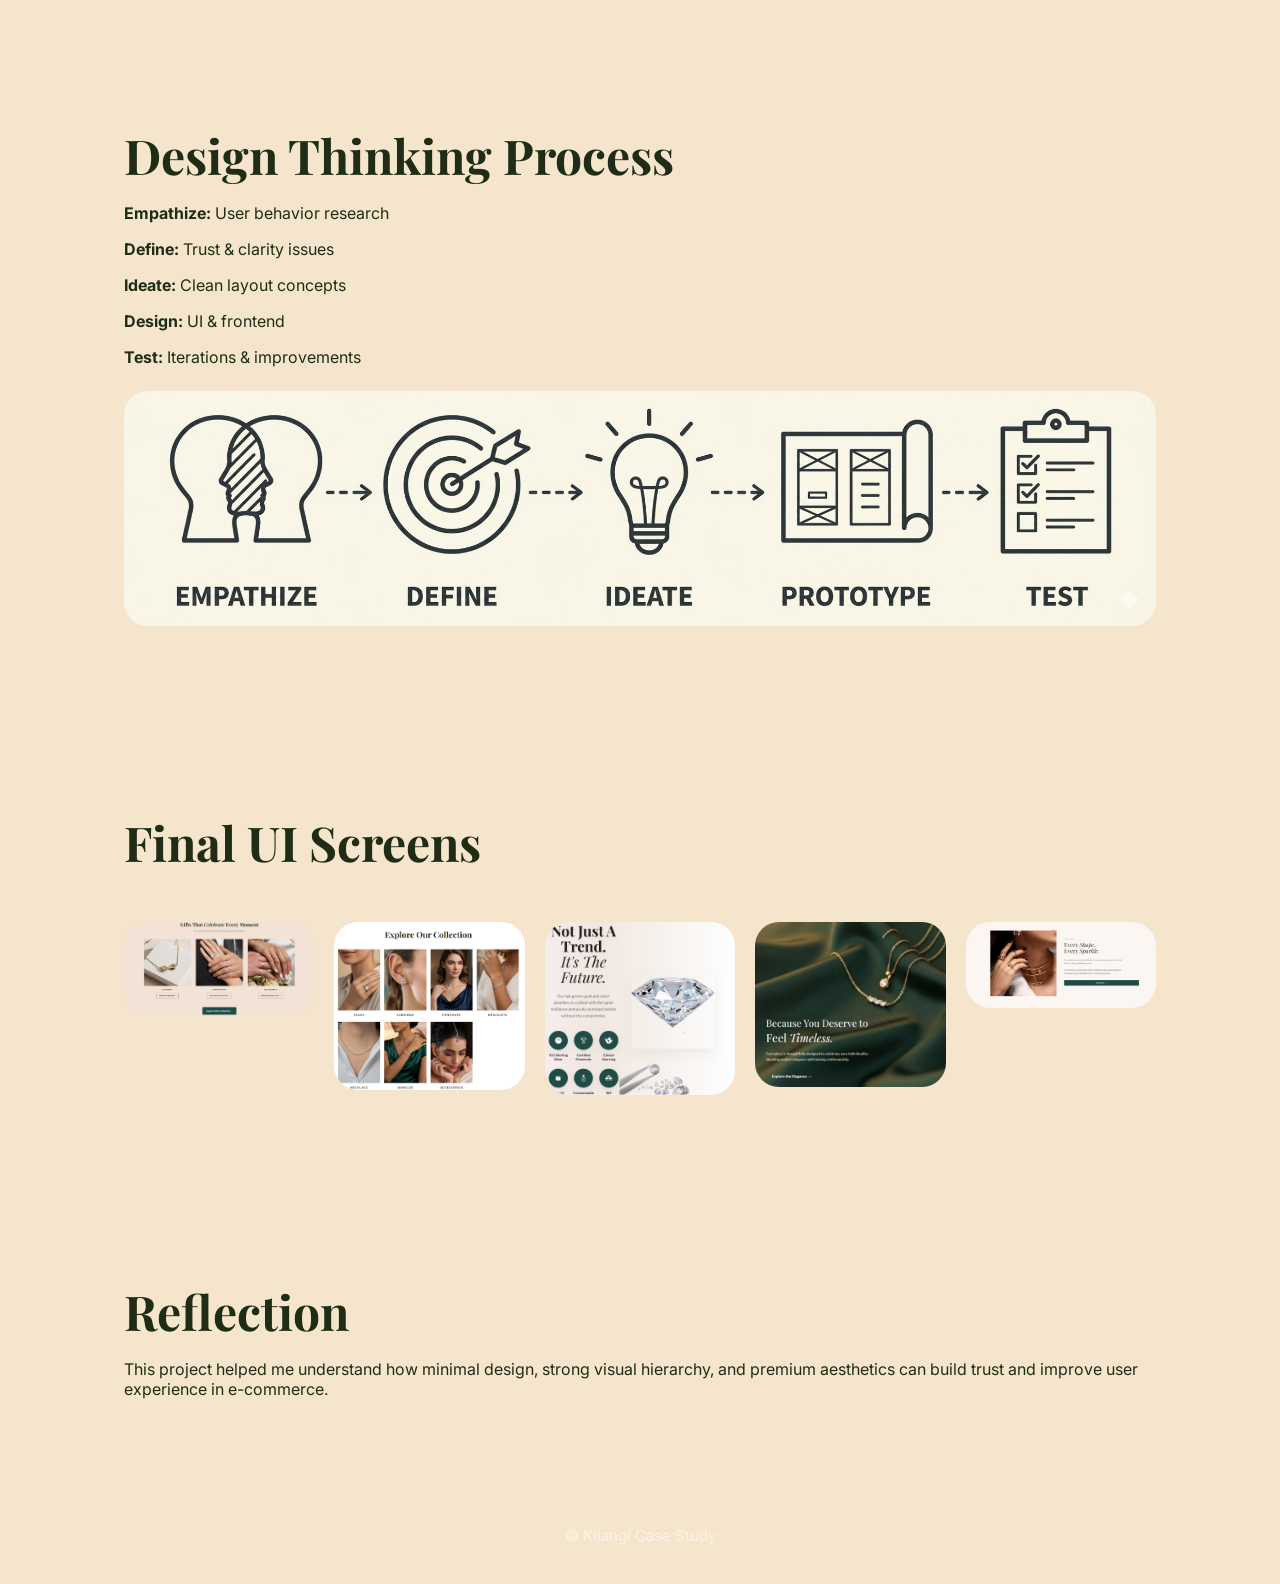
<file: Kilangi.html>
<!DOCTYPE html>
<html lang="en">

<head>
  <meta charset="UTF-8">
  <meta name="viewport" content="width=device-width, initial-scale=1.0">

  <title>Kilangi Case Study</title>

  <link
    href="https://fonts.googleapis.com/css2?family=Playfair+Display:wght@600;700&family=Inter:wght@300;400;500&display=swap"
    rel="stylesheet">
  <style>
    :root {
      --bg: #f5e5cd;
      --surface: rgba(255,255,255,0.85);
      --txt: #1f2d16;
      --muted: #4f5d30;
      --accent: #5d653d;
      --border: rgba(31, 45, 22, 0.16);
      --ff: 'Inter', sans-serif;
      --fd: 'Playfair Display', serif;
    }

    * {
      box-sizing: border-box;
    }

    html {
      scroll-behavior: smooth;
      min-height: 100%;
      background: var(--bg);
      color: var(--txt);
    }

    body {
      margin: 0;
      font-family: var(--ff);
      background: var(--bg);
      min-height: 100vh;
    }

    a {
      color: inherit;
      text-decoration: none;
    }

    nav.site-nav {
      width: 100%;
      max-width: 1200px;
      margin: 0 auto;
      padding: 22px 24px;
      display: flex;
      justify-content: space-between;
      align-items: center;
      gap: 12px;
    }

    .site-logo {
      font-family: var(--fd);
      font-size: 1.15rem;
      font-weight: 700;
      letter-spacing: 0.06em;
      color: var(--accent);
      text-transform: uppercase;
    }

    .site-links {
      list-style: none;
      display: flex;
      flex-wrap: wrap;
      gap: 10px;
      margin: 0;
      padding: 0;
    }

    .site-links a {
      font-size: 0.92rem;
      padding: 10px 14px;
      border-radius: 999px;
      border: 1px solid var(--border);
      background: rgba(255,255,255,.05);
      transition: background 0.2s ease, border-color 0.2s ease;
    }

    .site-links a:hover {
      background: rgba(255,255,255,.12);
      border-color: rgba(255,255,255,.22);
    }

    .hero {
      min-height: calc(100vh - 84px);
      display: flex;
      align-items: center;
      justify-content: center;
      padding: 60px 24px 80px;
      text-align: center;
      background: url('assets/hero_screen.png') center center / cover no-repeat;
      background-color: #f5e5cd;
      color: var(--txt);
      position: relative;
    }

    .hero::before {
      content: '';
      position: absolute;
      inset: 0;
      background: rgba(245,229,205,0.28);
      pointer-events: none;
    }

    .hero-content {
      position: relative;
      z-index: 1;
      max-width: 760px;
      width: 100%;
      text-shadow: 0 1px 2px rgba(255,255,255,0.5);
    }

    .hero h1 {
      font-family: var(--fd);
      font-size: clamp(3.2rem, 8vw, 5rem);
      line-height: 1;
      margin-bottom: 1rem;
      color: #1f2d16;
    }

    .hero p {
      font-size: clamp(1rem, 2vw, 1.25rem);
      color: #4f5d30;
      line-height: 1.75;
      margin-bottom: 1.75rem;
    }

    .btn {
      display: inline-flex;
      align-items: center;
      gap: 10px;
      padding: 16px 30px;
      border-radius: 999px;
      border: none;
      background: linear-gradient(135deg, #e7c089, #f7ebc7);
      color: #090709;
      font-weight: 700;
      cursor: pointer;
      transition: transform 0.2s ease, box-shadow 0.2s ease;
    }

    .btn:hover {
      transform: translateY(-2px);
      box-shadow: 0 18px 40px rgba(0,0,0,.18);
    }

    .section {
      max-width: 1080px;
      margin: 0 auto;
      padding: 72px 24px;
    }

    .section h2 {
      font-family: var(--fd);
      font-size: clamp(2rem, 4vw, 3rem);
      margin-bottom: 1rem;
    }

    .grid {
      display: grid;
      gap: 24px;
      grid-template-columns: repeat(auto-fit, minmax(240px, 1fr));
    }

    .card {
      background: rgba(255,255,255,.05);
      border: 1px solid rgba(255,255,255,.08);
      border-radius: 24px;
      padding: 28px;
      box-shadow: inset 0 0 0 1px rgba(255,255,255,.02);
    }

    .card h3 {
      margin-bottom: 0.8rem;
      font-size: 1.25rem;
    }

    .card p {
      color: var(--muted);
      line-height: 1.75;
    }

    .screens {
      display: grid;
      gap: 20px;
      grid-template-columns: repeat(auto-fit, minmax(180px, 1fr));
      margin-top: 24px;
    }

    .screen-card {
      border-radius: 0;
      overflow: hidden;
      box-shadow: none;
      border: none;
      background: transparent;
    }

    .screen-card img {
      width: 100%;
      display: block;
      height: auto;
    }

    .section img {
      width: 100%;
      max-width: 100%;
      display: block;
      height: auto;
      object-fit: cover;
      border-radius: 24px;
      margin-top: 24px;
    }

    .section p,
    .section h2,
    .card p,
    .card h3 {
      color: #1f2d16;
    }

    .card {
      background: rgba(255,255,255,0.82);
      border-color: rgba(31, 45, 22, 0.12);
    }

    .btn {
      background: linear-gradient(135deg, #5d653d, #9aa775);
      color: #fff;
    }

    .btn:hover {
      box-shadow: 0 18px 40px rgba(93,101,61,0.24);
    }

    .fade {
      opacity: 0;
      transform: translateY(30px);
      transition: opacity 0.75s ease, transform 0.75s ease;
    }

    .fade.show {
      opacity: 1;
      transform: translateY(0);
    }

    footer {
      padding: 24px;
      text-align: center;
      font-size: 0.95rem;
      color: rgba(255,255,255,.55);
    }

    @media (max-width: 900px) {
      nav.site-nav {
        flex-direction: column;
        align-items: flex-start;
      }

      .hero {
        padding: 40px 18px 60px;
      }

      .section {
        padding: 48px 18px;
      }
    }
  </style>
</head>

<body>

  <!-- HERO -->
  <section class="hero">
    <div class="hero-content">
      <h1>KILANGI</h1>
      <p>Timeless Jewellery Experience</p>
      <button class="btn" onclick="openProject()">View Live Project</button>
    </div>
  </section>

  

  <!-- PROBLEM + SOLUTION -->
  <section class="section fade">
    <h2>Problem & Solution</h2>
    <div class="grid">
      <div class="card">
        <h3>Problem</h3>
        <p>Users struggle with trust, cluttered UI, and poor navigation in jewelry websites.</p>
      </div>
      <div class="card">
        <h3>Solution</h3>
        <p>Designed a minimal, premium experience focused on clarity, elegance, and usability.</p>
      </div>
    </div>
  </section>

  <!-- TARGET -->
  <section class="section fade">
    <h2>Target Audience</h2>
    <div class="grid">
      <div class="card">Young Professionals</div>
      <div class="card">Gift Buyers</div>
      <div class="card">Fashion Enthusiasts</div>
      <div class="card">Occasional Buyers</div>
    </div>
  </section>

  <!-- DESIGN PROCESS -->
  <section class="section fade split">
    <div>
      <h2>Design Thinking Process</h2>
      <p><strong>Empathize:</strong> User behavior research</p>
      <p><strong>Define:</strong> Trust & clarity issues</p>
      <p><strong>Ideate:</strong> Clean layout concepts</p>
      <p><strong>Design:</strong> UI & frontend</p>
      <p><strong>Test:</strong> Iterations & improvements</p>
    </div>

    <img src="assets/process.jpg">
  </section>

  <!-- FINAL UI -->
  <section class="section fade">
    <h2>Final UI Screens</h2>
    <div class="screens">
      <div class="screen-card"><img src="assets/screen4.png" alt="Final UI screen 1"></div>
      <div class="screen-card"><img src="assets/screen2.png" alt="Final UI screen 2"></div>
      <div class="screen-card"><img src="assets/screen3.png" alt="Final UI screen 3"></div>
      <div class="screen-card"><img src="assets/screen1.png" alt="Final UI screen 4"></div>
      <div class="screen-card"><img src="assets/screen5.png" alt="Final UI screen 5"></div>
    </div>
  </section>

  <!-- REFLECTION -->
  <section class="section fade">
    <h2>Reflection</h2>
    <p>
      This project helped me understand how minimal design, strong visual hierarchy,
      and premium aesthetics can build trust and improve user experience in e-commerce.
    </p>
  </section>

  <footer>
    <p>© Kilangi Case Study</p>
  </footer>

  <script>
    function openProject() {
      window.open("webPage/index.html", "_blank");
    }

    // scroll animation
    const faders = document.querySelectorAll('.fade');
    window.addEventListener('scroll', () => {
      faders.forEach(el => {
        if (el.getBoundingClientRect().top < window.innerHeight - 100) {
          el.classList.add('show');
        }
      });
    });

    // Typing animation for brand intro
    const brandText = "Kilangi is a modern jewelry brand concept focused on creating timeless, minimal, and elegant pieces for everyday wear. The brand aims to blend traditional craftsmanship with contemporary design, making jewelry both accessible and meaningful. With a strong emphasis on simplicity and sophistication, Kilangi is designed for users who appreciate subtle luxury rather than overly ornate designs. The brand identity revolves around clean aesthetics, premium feel, and emotional connection.";

    let charIndex = 0;
    const brandElement = document.getElementById('brandText');
    const typingSpeed = 30; // milliseconds per character

    function typeText() {
      if (charIndex < brandText.length) {
        brandElement.textContent += brandText.charAt(charIndex);
        charIndex++;
        setTimeout(typeText, typingSpeed);
      }
    }

    // Start typing when page loads
    window.addEventListener('load', () => {
      setTimeout(typeText, 500); // delay before starting
    });
  </script>

</body>

</html>
</file>
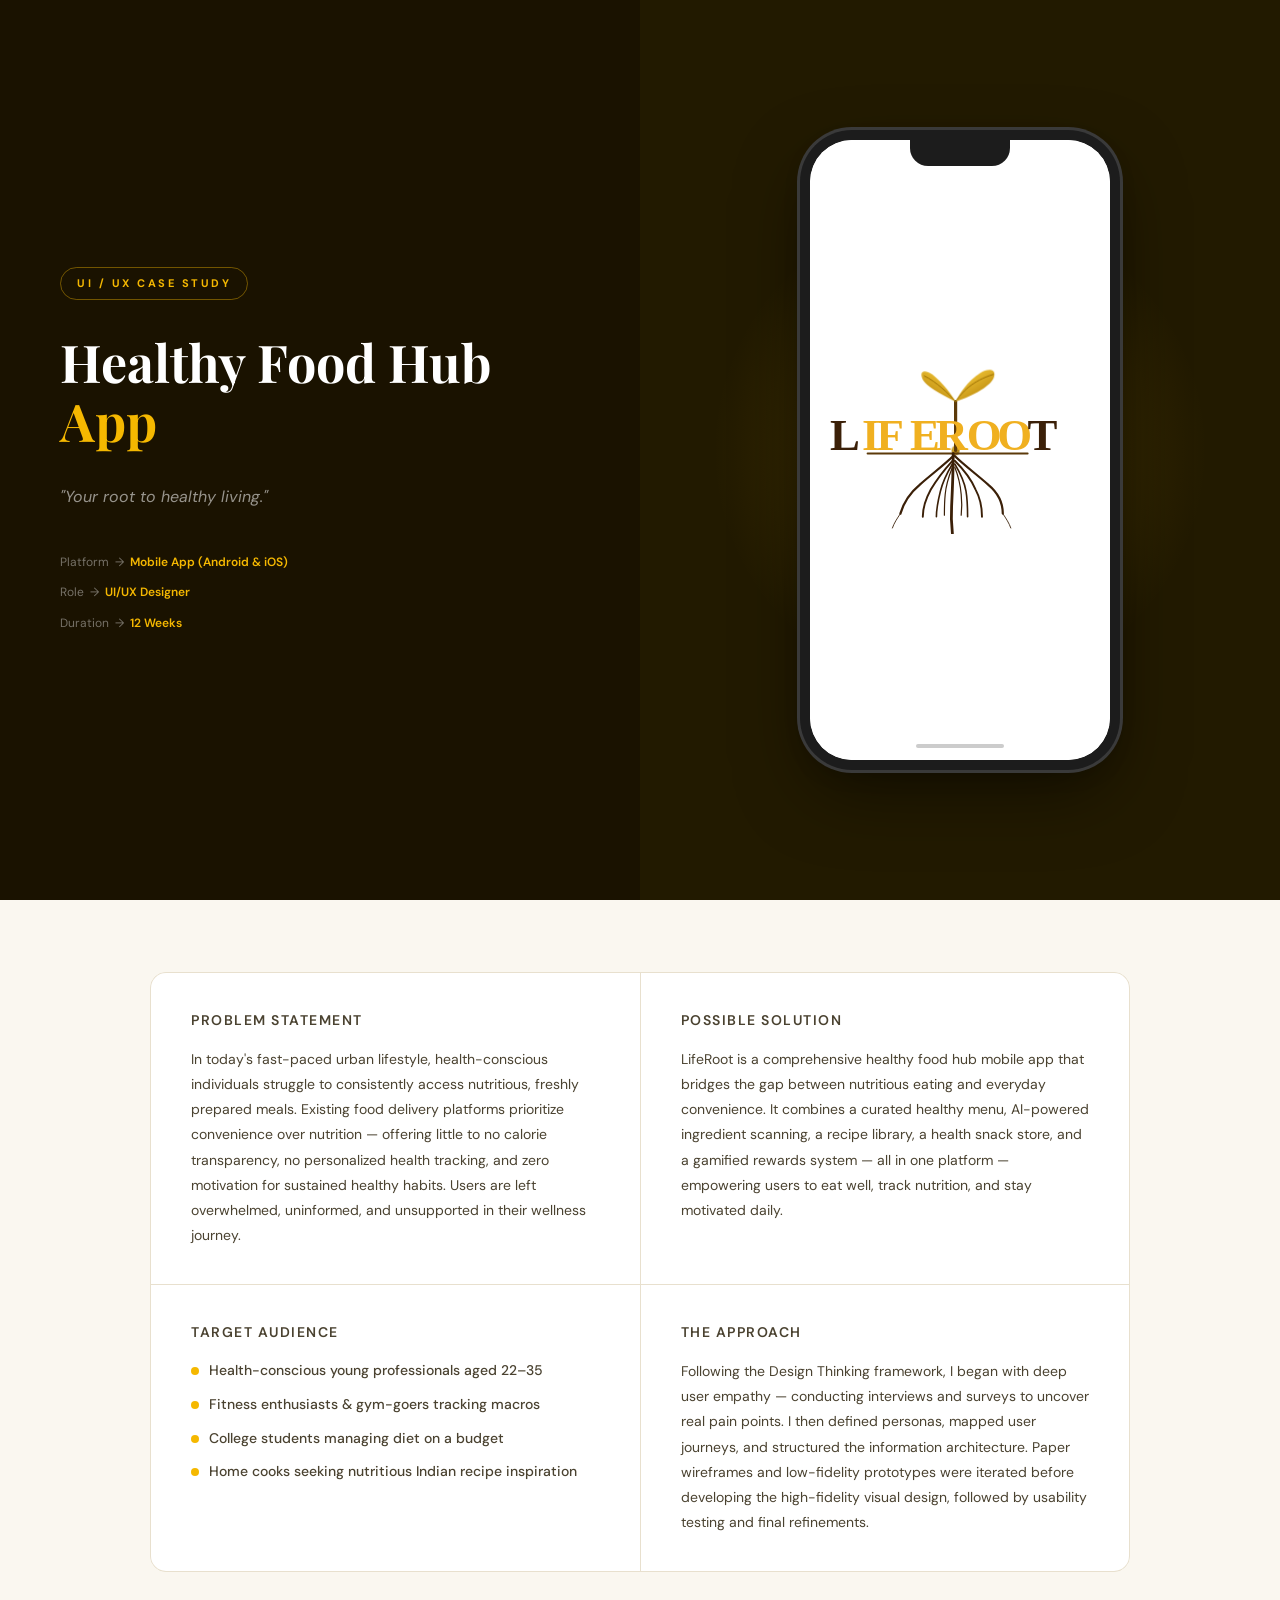
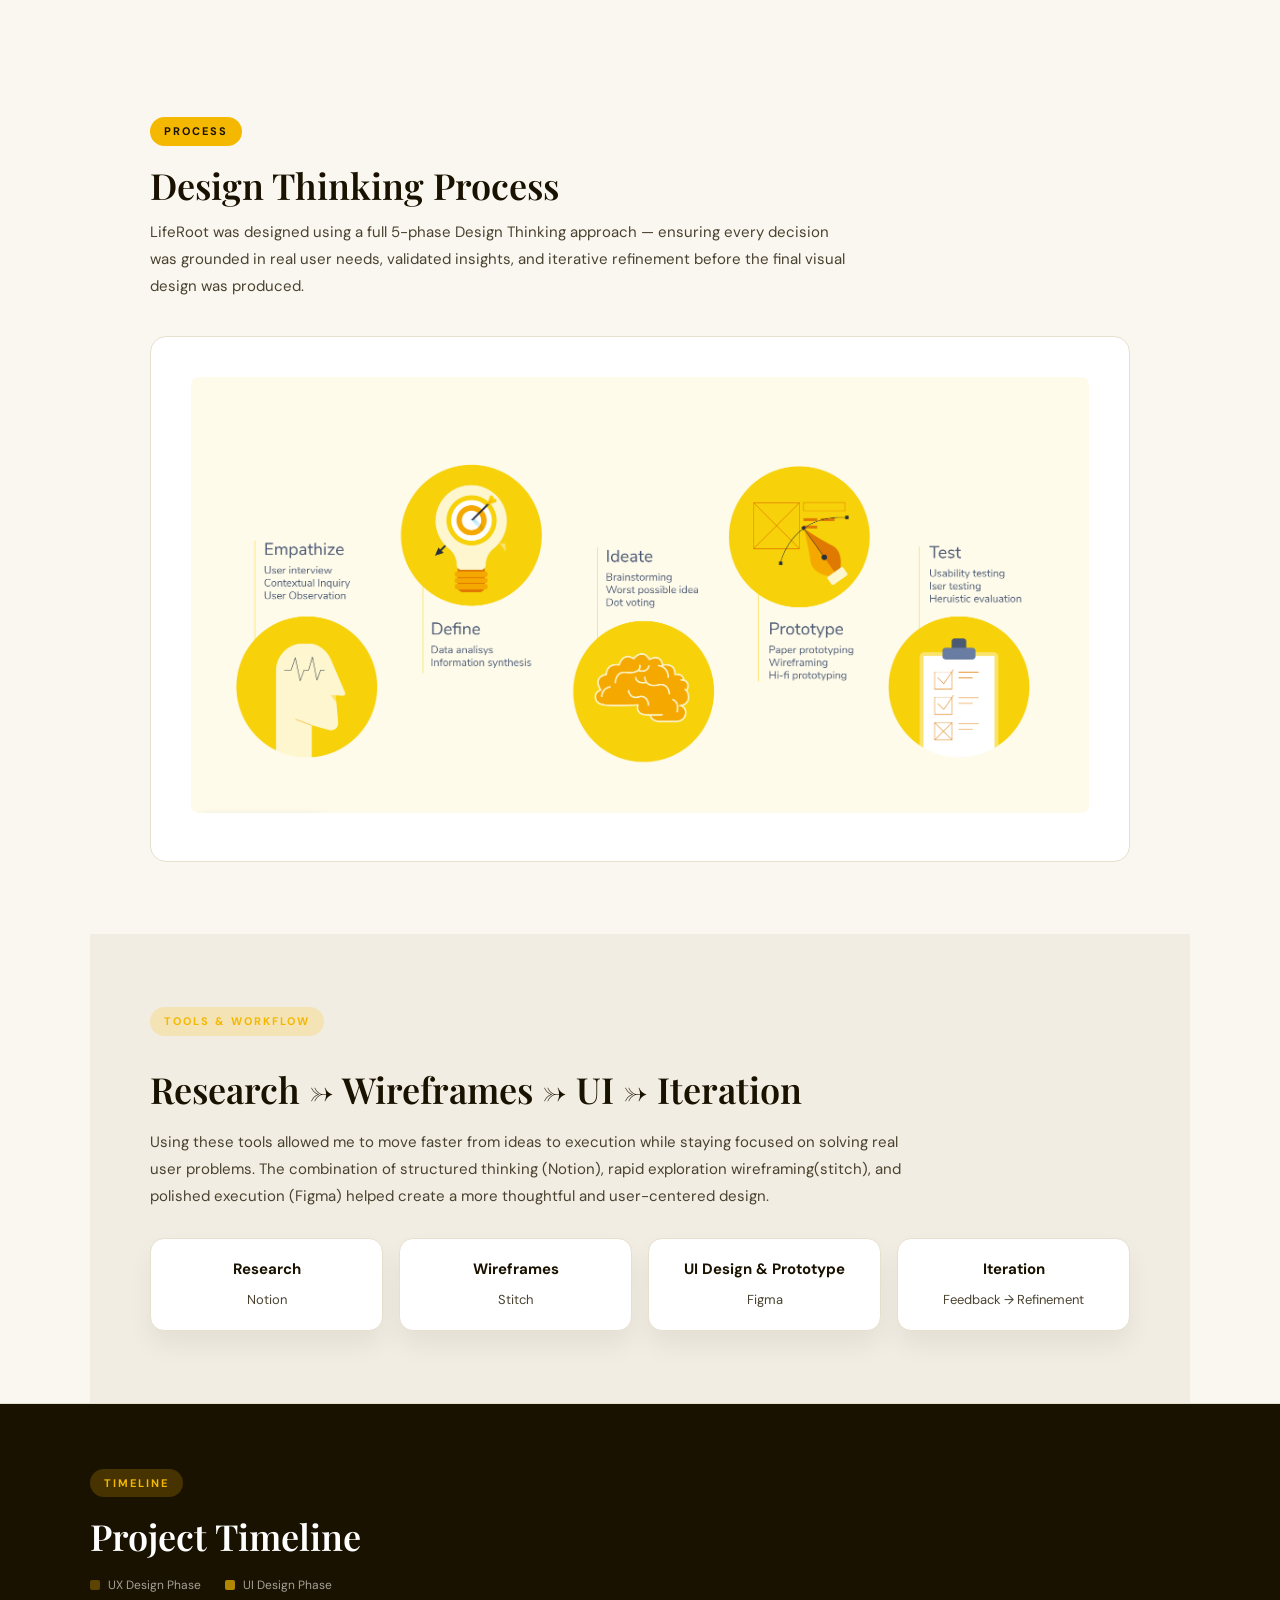
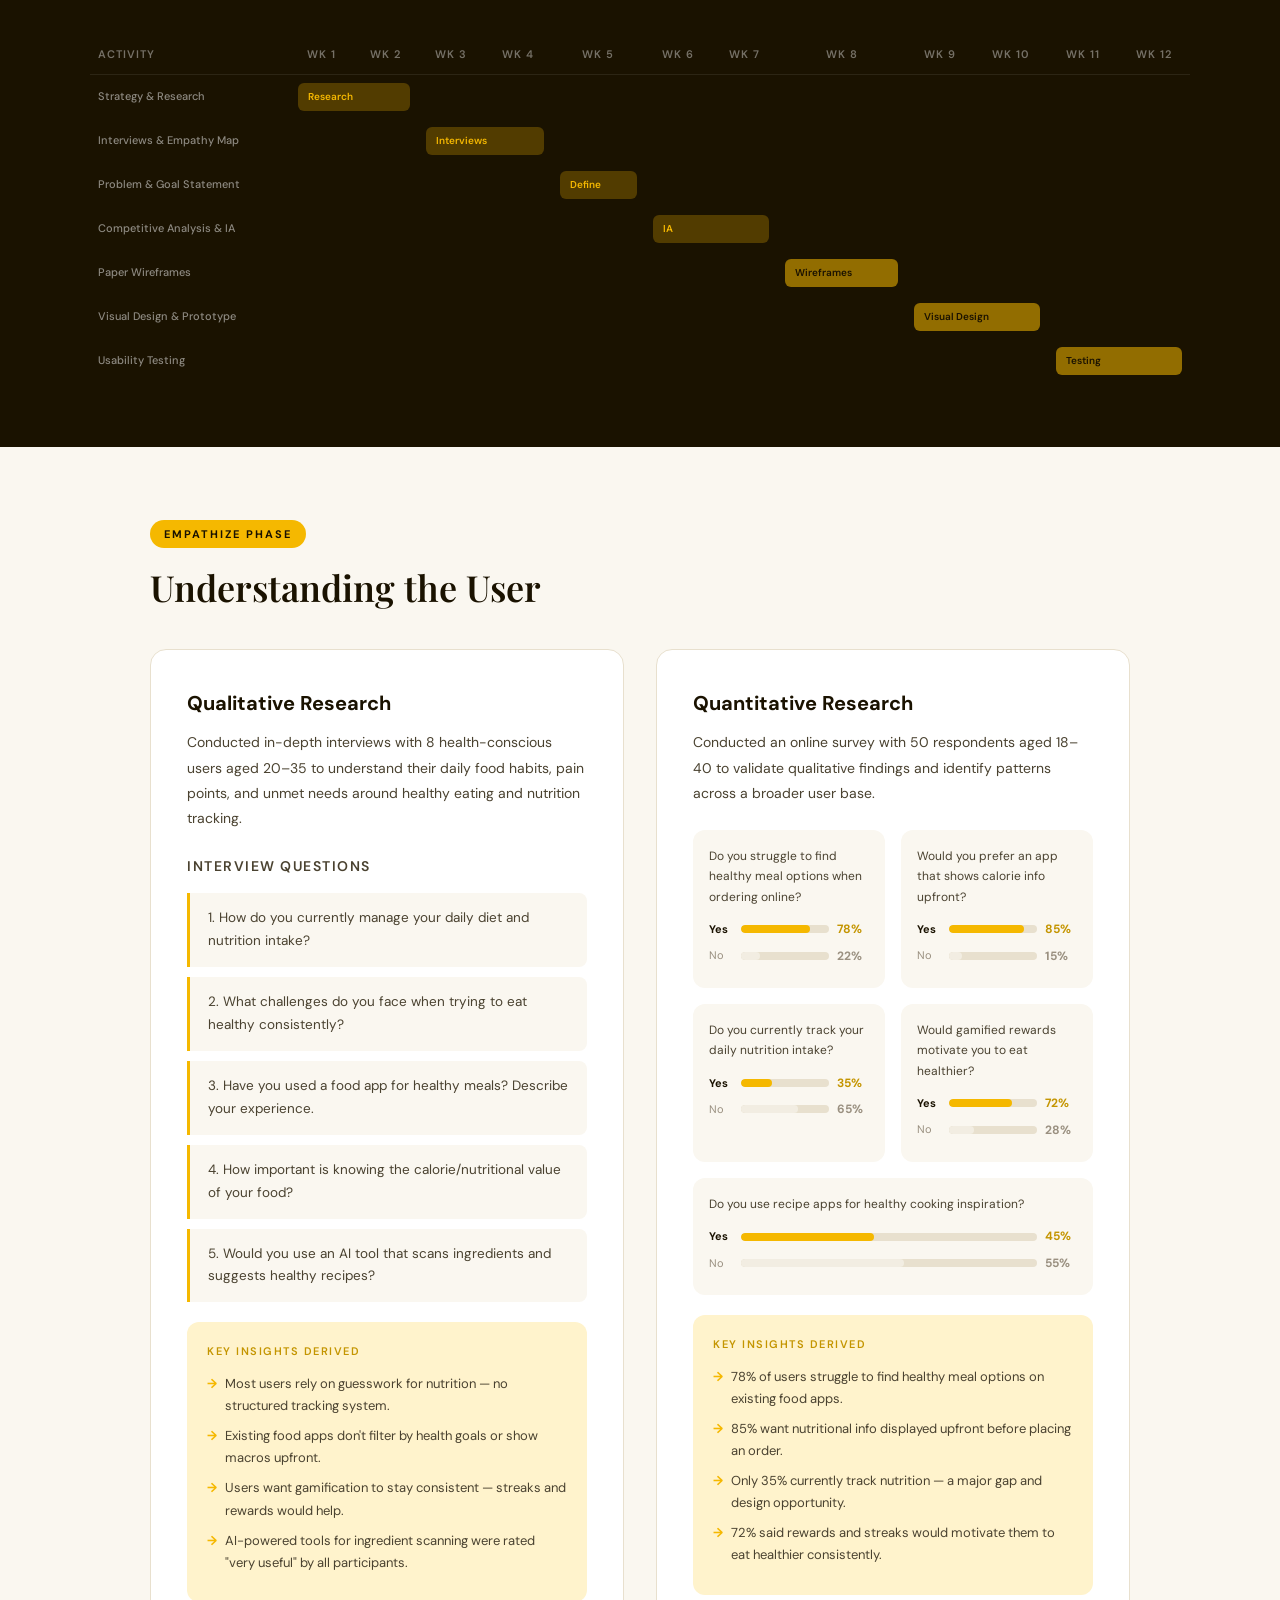
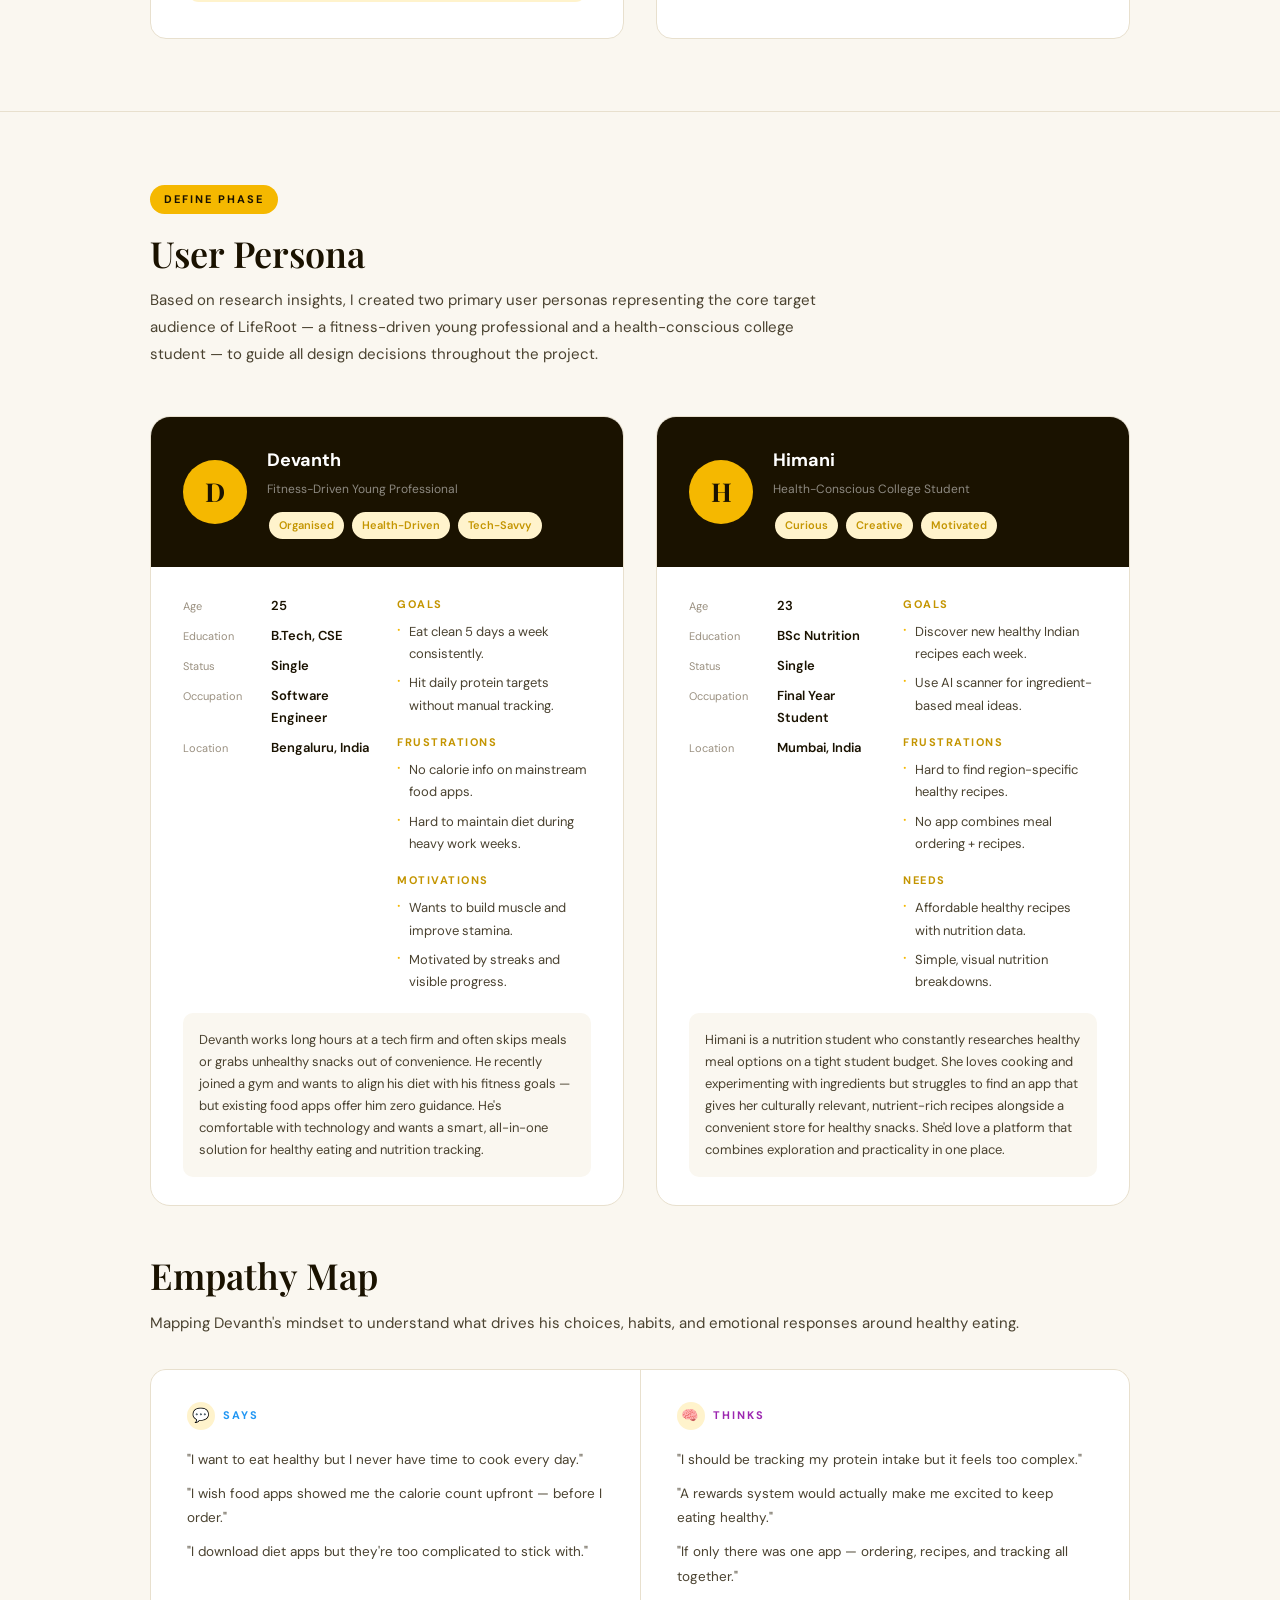
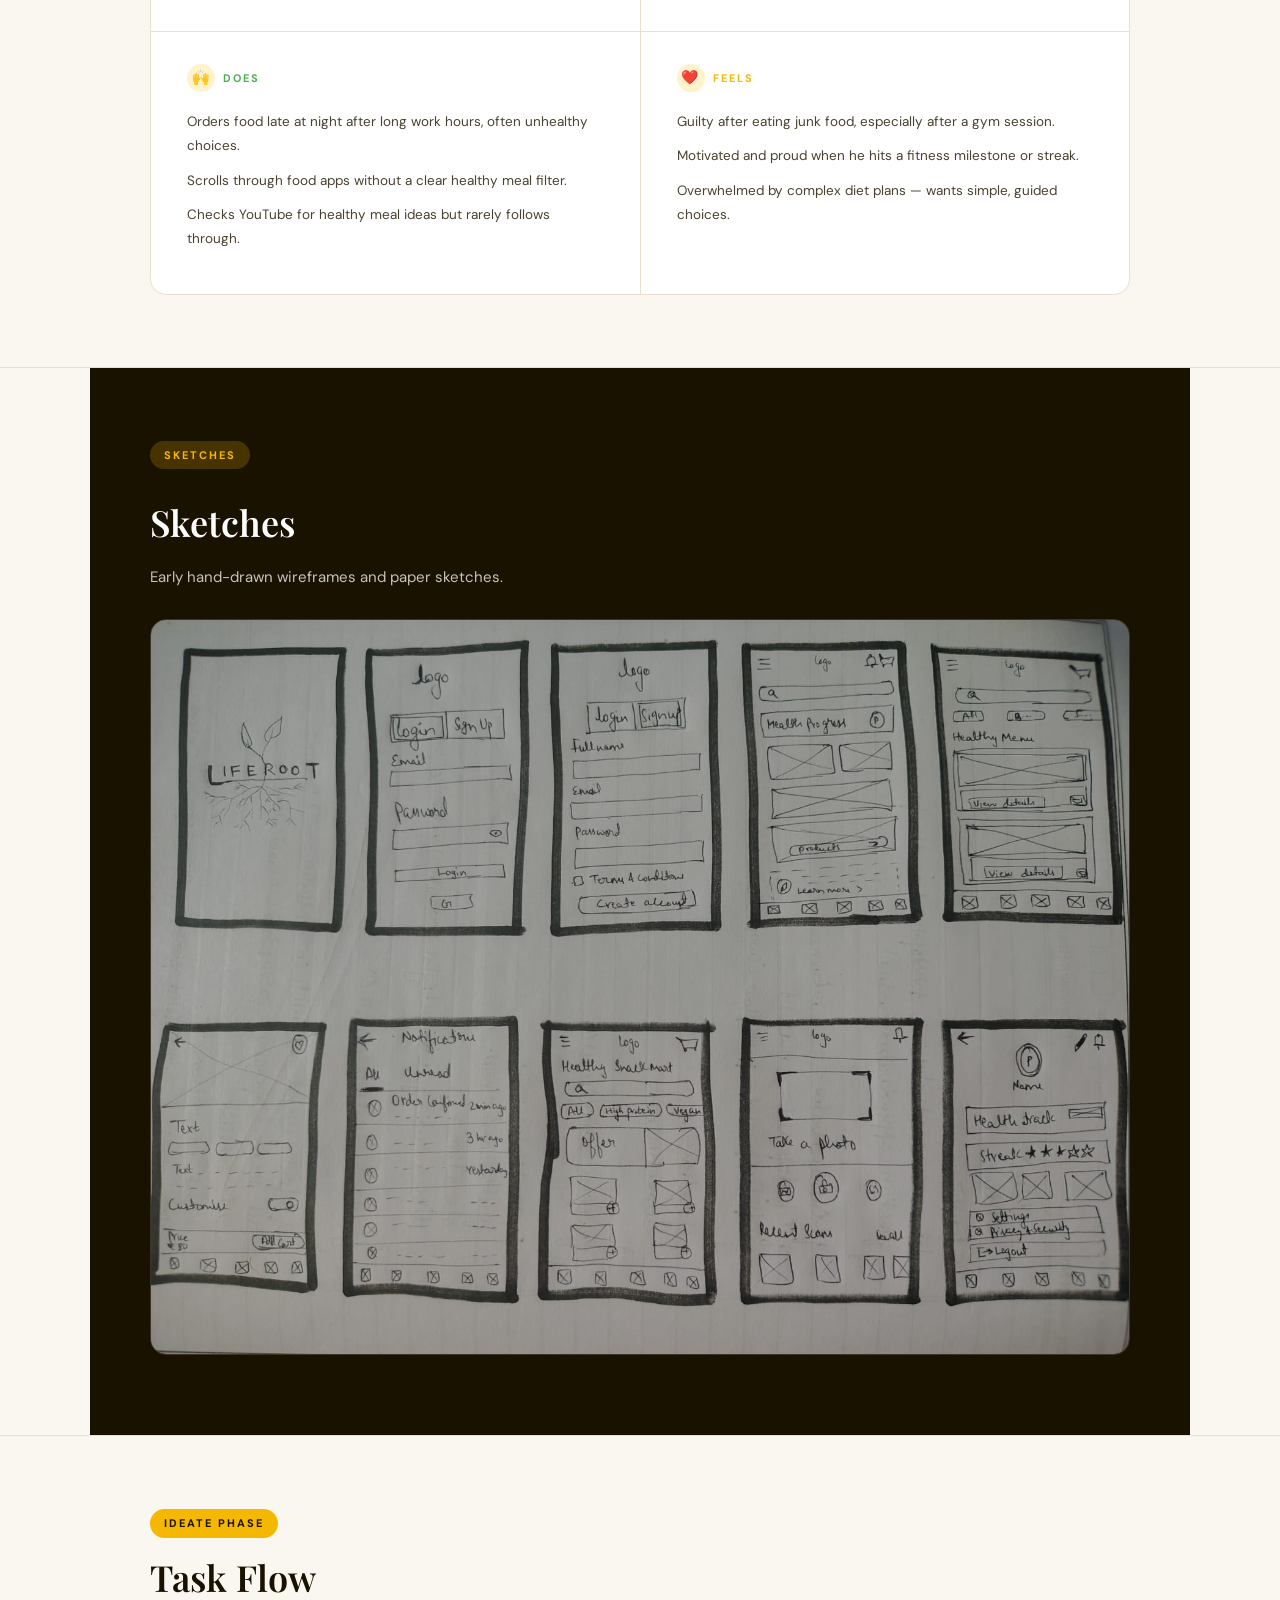
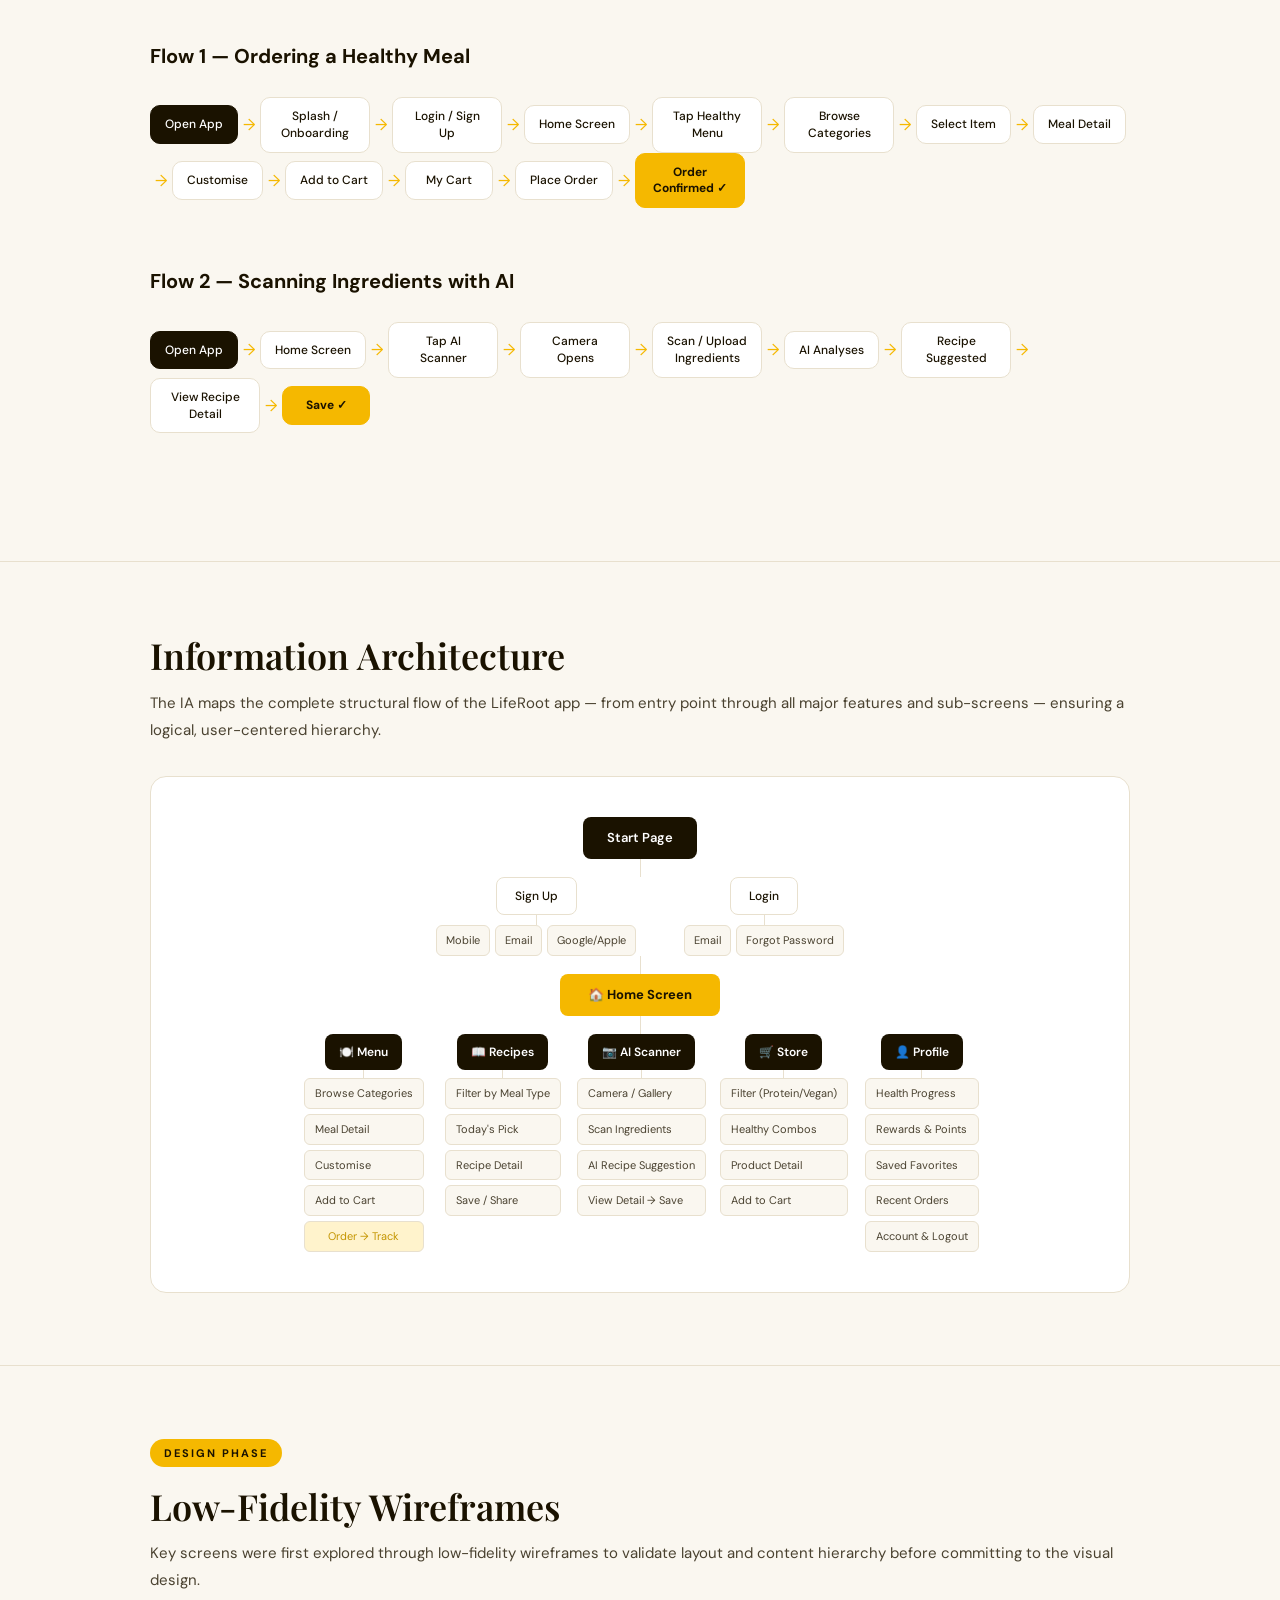
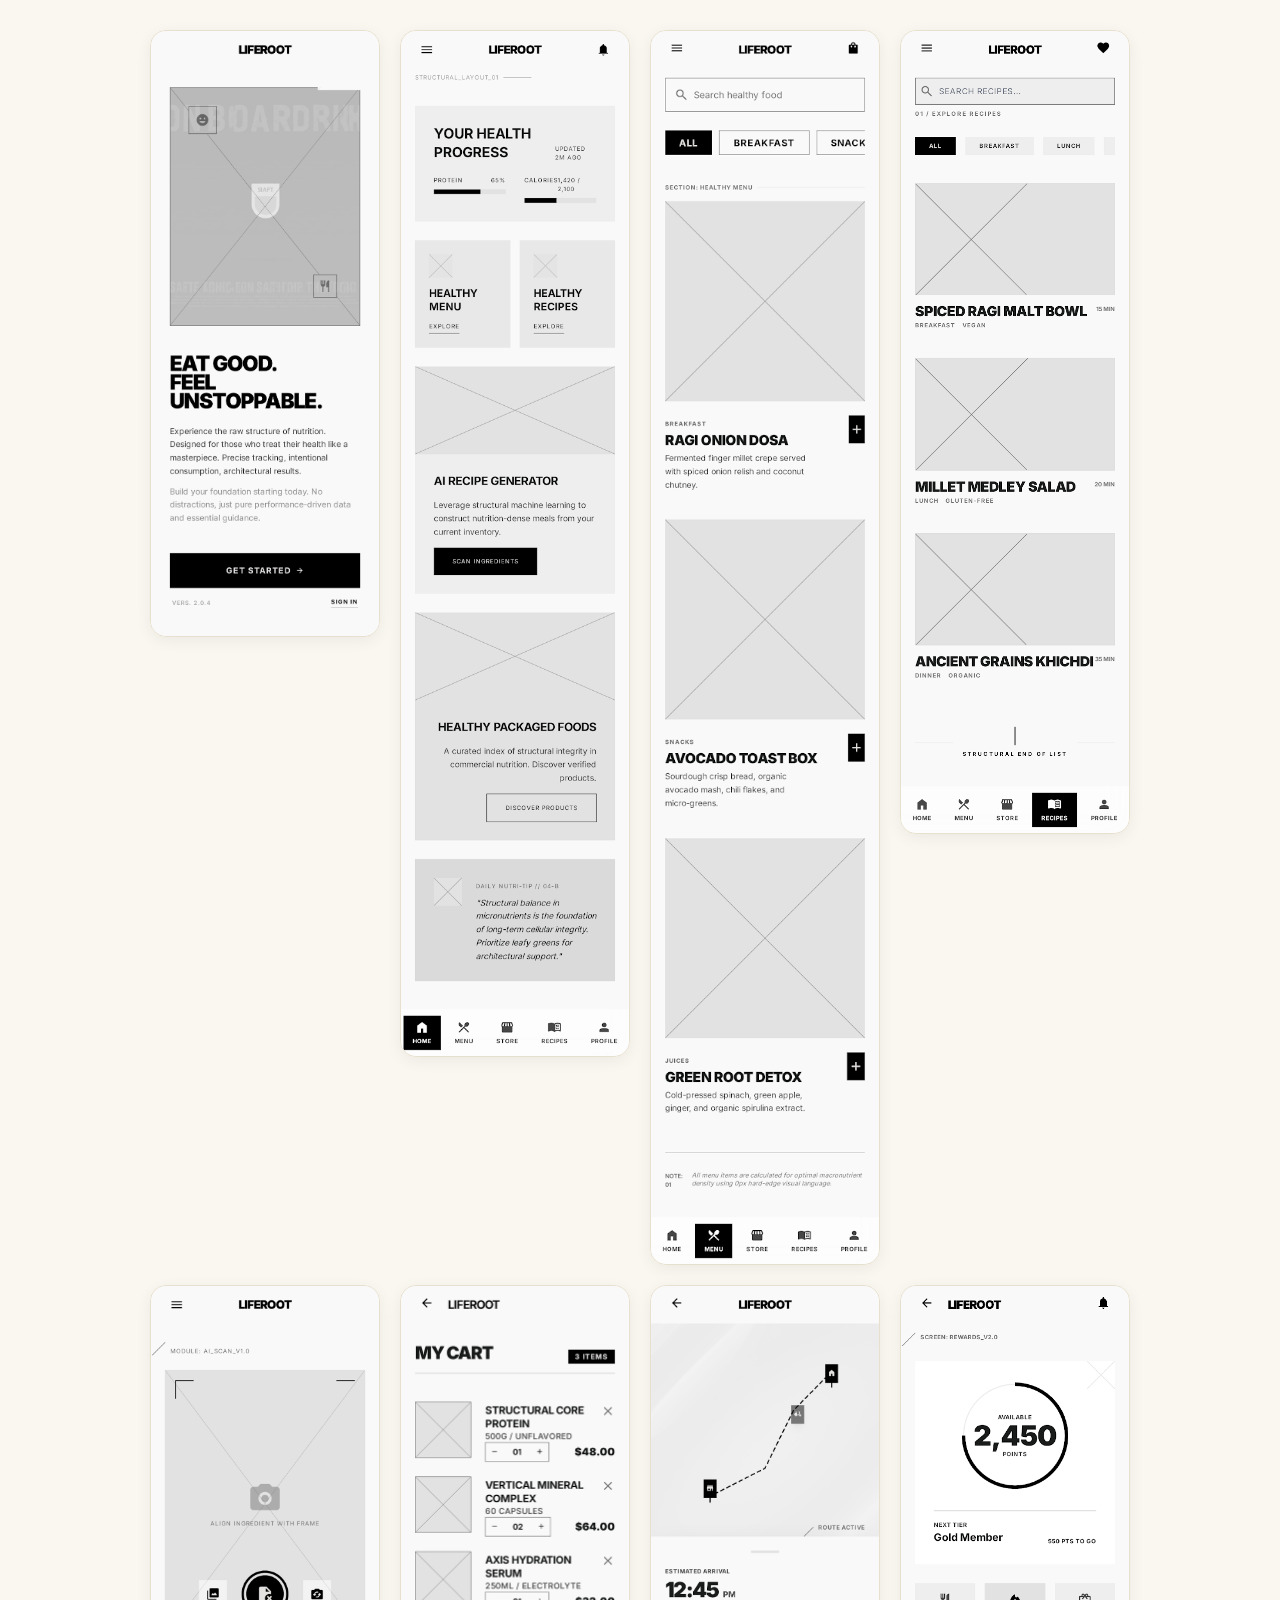
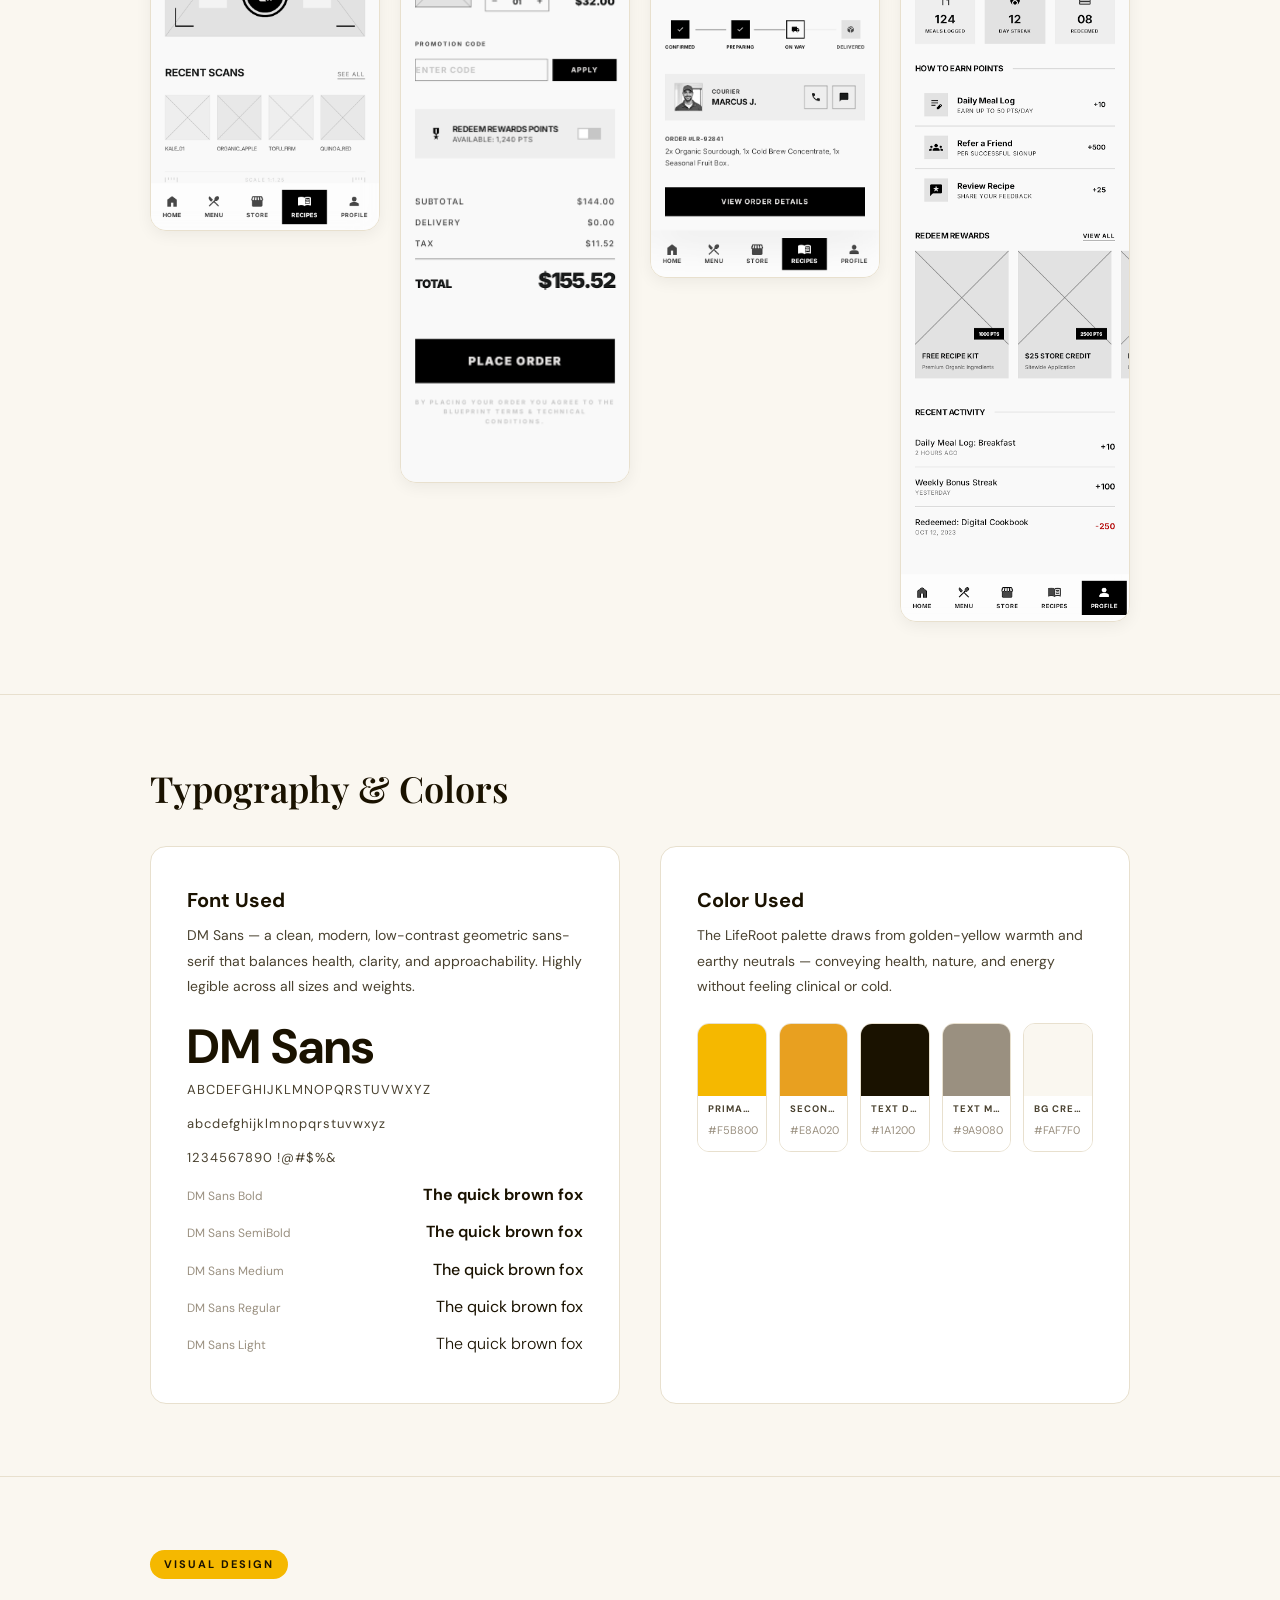
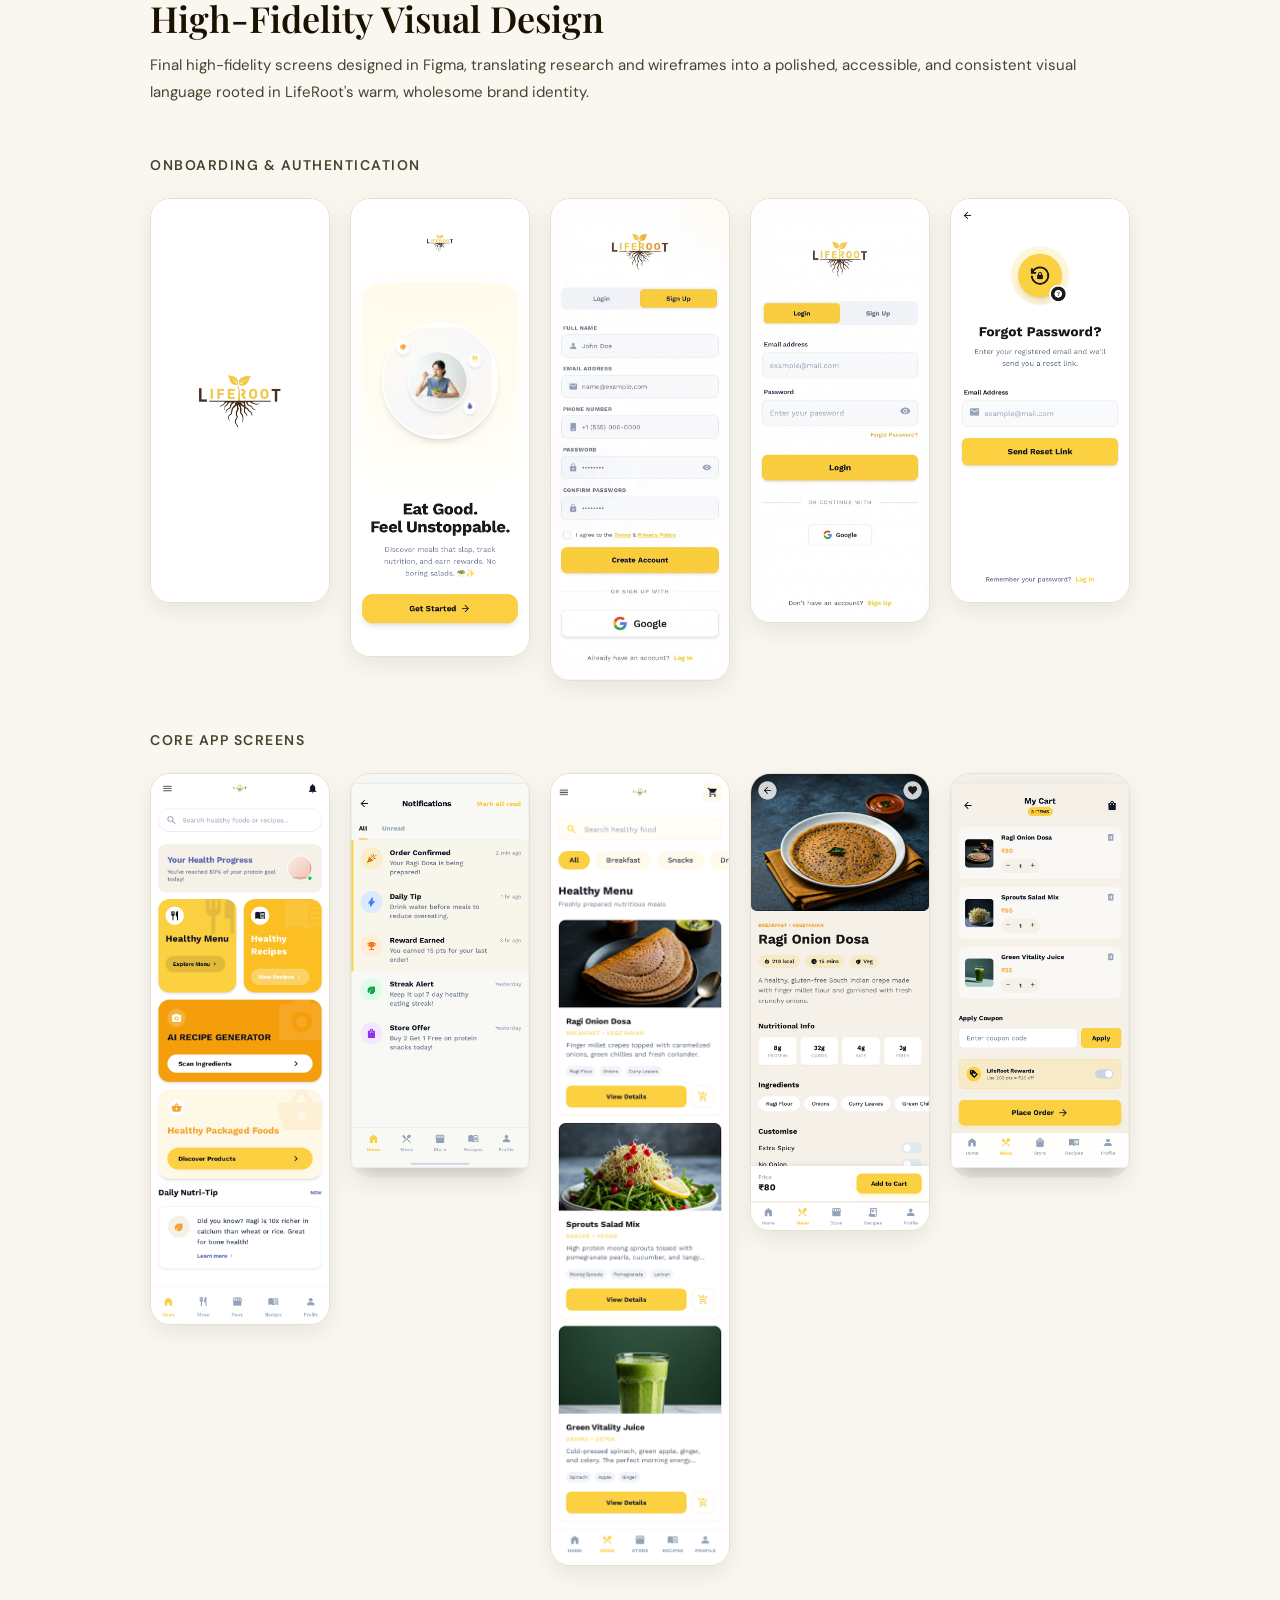
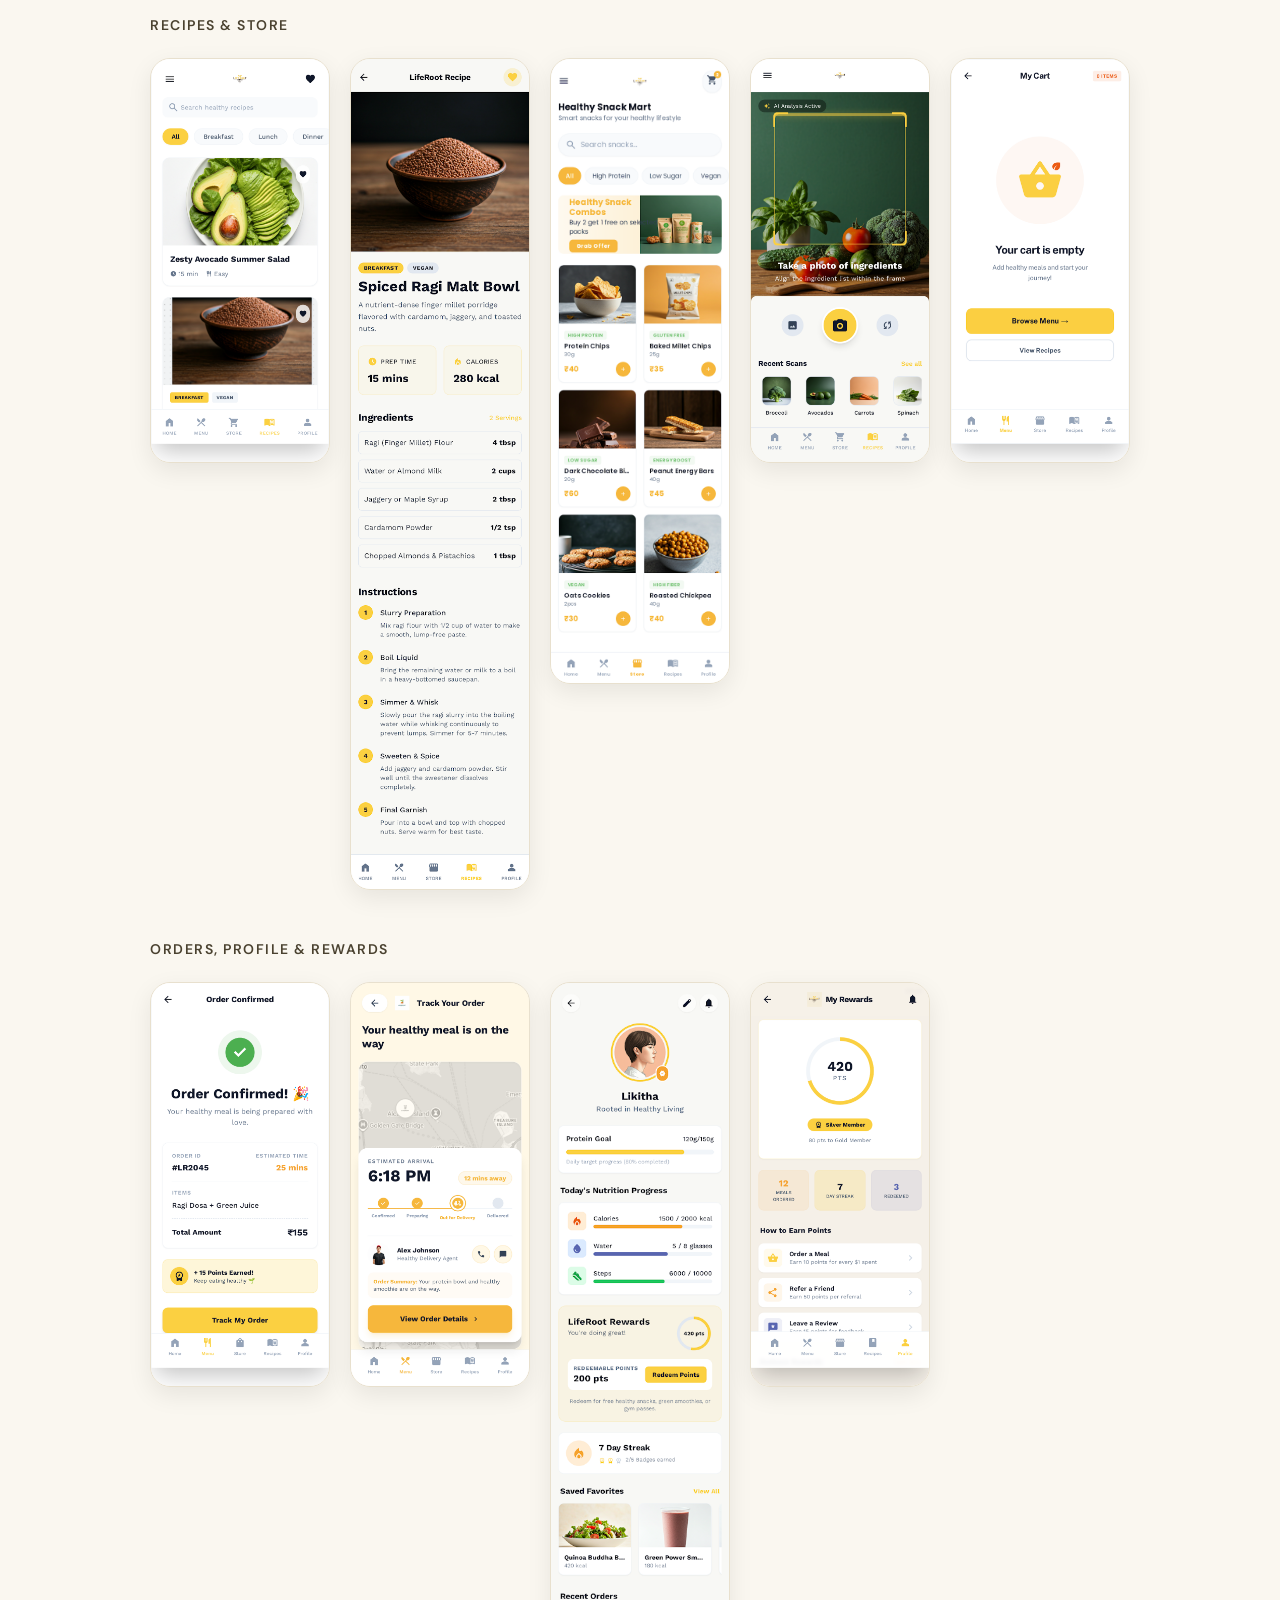
<file: liferoot.html>
<!DOCTYPE html>
<html lang="en">

<head>
    <meta charset="UTF-8" />
    <meta name="viewport" content="width=device-width, initial-scale=1.0" />
    <title>LifeRoot — UI/UX Case Study</title>
    <link
        href="https://fonts.googleapis.com/css2?family=Playfair+Display:wght@600;700&family=DM+Sans:ital,wght@0,300;0,400;0,500;0,600;0,700;1,400&display=swap"
        rel="stylesheet" />
    <style>
        :root {
            --primary: #F5B800;
            --primary-light: #FFF3CC;
            --primary-dark: #C49500;
            --dark: #1A1200;
            --mid: #4A4230;
            --light: #9A9080;
            --bg: #FAF7F0;
            --bg-alt: #F2EDE2;
            --white: #FFFFFF;
            --border: #E8E0CE;
            --font-display: 'Playfair Display', serif;
            --font-body: 'DM Sans', sans-serif;
        }

        *,
        *::before,
        *::after {
            box-sizing: border-box;
            margin: 0;
            padding: 0;
        }

        body {
            background: var(--bg);
            font-family: var(--font-body);
            color: var(--dark);
            line-height: 1.7;
        }

        nav.site-nav {
            max-width: 1100px;
            margin: 0 auto;
            padding: 24px 24px 0;
            display: flex;
            justify-content: space-between;
            align-items: center;
            gap: 12px;
        }

        .site-logo {
            font-family: var(--font-display);
            font-size: 1.1rem;
            font-weight: 700;
            letter-spacing: 0.02em;
            color: var(--dark);
            text-decoration: none;
        }

        .site-links {
            list-style: none;
            display: flex;
            flex-wrap: wrap;
            gap: 12px;
            margin: 0;
            padding: 0;
        }

        .site-links a {
            text-decoration: none;
            color: var(--mid);
            font-size: 0.95rem;
            padding: 9px 14px;
            border-radius: 999px;
            border: 1px solid rgba(245, 184, 0, 0.18);
            transition: background .2s ease;
        }

        .site-links a:hover {
            background: rgba(245, 184, 0, 0.12);
        }

        .section {
            padding: 72px 60px;
            max-width: 1100px;
            margin: 0 auto;
        }

        .section-divider {
            width: 100%;
            height: 1px;
            background: var(--border);
        }

        .label-pill {
            display: inline-block;
            background: var(--primary);
            color: var(--dark);
            font-size: 11px;
            font-weight: 700;
            letter-spacing: 2px;
            text-transform: uppercase;
            padding: 5px 14px;
            border-radius: 100px;
            margin-bottom: 18px;
        }

        h1 {
            font-family: var(--font-display);
            font-size: 52px;
            line-height: 1.15;
            font-weight: 700;
        }

        h2 {
            font-family: var(--font-display);
            font-size: 36px;
            line-height: 1.2;
            font-weight: 600;
        }

        h3 {
            font-family: var(--font-body);
            font-size: 20px;
            font-weight: 700;
        }

        h4 {
            font-family: var(--font-body);
            font-size: 14px;
            font-weight: 600;
            text-transform: uppercase;
            letter-spacing: 1.5px;
            color: var(--mid);
        }

        p {
            font-size: 15px;
            color: var(--mid);
            line-height: 1.8;
        }

        /* COVER */
        .cover {
            background: var(--dark);
            display: grid;
            grid-template-columns: 1fr 1fr;
            min-height: 100vh;
        }

        .cover-left {
            padding: 72px 60px;
            display: flex;
            flex-direction: column;
            justify-content: center;
            gap: 32px;
        }

        .cover-right {
            background: #221A00;
            display: flex;
            align-items: center;
            justify-content: center;
            position: relative;
            overflow: hidden;
        }

        .cover-right::before {
            content: '';
            position: absolute;
            width: 500px;
            height: 500px;
            border-radius: 50%;
            background: radial-gradient(circle, rgba(245, 184, 0, 0.18) 0%, transparent 70%);
            top: 50%;
            left: 50%;
            transform: translate(-50%, -50%);
        }

        .cover-logo img {
            height: 68px;
            object-fit: contain;
        }

        .cover-badge {
            display: inline-block;
            font-size: 11px;
            font-weight: 700;
            letter-spacing: 2.5px;
            text-transform: uppercase;
            color: var(--primary);
            border: 1px solid rgba(245, 184, 0, 0.4);
            padding: 6px 16px;
            border-radius: 100px;
        }

        .cover h1 {
            font-size: 52px;
            color: var(--white);
        }

        .cover h1 span {
            color: var(--primary);
        }

        .cover-tagline {
            font-size: 16px;
            color: rgba(255, 255, 255, 0.55);
            font-style: italic;
        }

        .phone {
            position: relative;
            width: min(300px, 100%);
            aspect-ratio: 300 / 620;
            background: #fff;
            border-radius: 42px;
            box-shadow:
                0 0 0 10px #1c1c1c,
                0 0 0 13px #3a3a3a,
                0 28px 70px rgba(0, 0, 0, 0.5),
                0 8px 24px rgba(0, 0, 0, 0.3);
            display: flex;
            align-items: center;
            justify-content: center;
            cursor: pointer;
            overflow: hidden;
            z-index: 2;
            position: relative;
        }

        .phone::before {
            content: '';
            position: absolute;
            top: 0;
            left: 50%;
            transform: translateX(-50%);
            width: 100px;
            height: 26px;
            background: #1c1c1c;
            border-radius: 0 0 18px 18px;
            z-index: 10;
        }

        .phone::after {
            content: '';
            position: absolute;
            bottom: 12px;
            left: 50%;
            transform: translateX(-50%);
            width: 88px;
            height: 4px;
            background: #ccc;
            border-radius: 2px;
            z-index: 10;
        }

        .btn-vol {
            position: absolute;
            left: -11px;
            top: 110px;
            width: 4px;
            height: 28px;
            background: #2a2a2a;
            border-radius: 2px 0 0 2px;
            box-shadow: 0 40px 0 #2a2a2a, 0 80px 0 #2a2a2a;
        }

        .btn-pwr {
            position: absolute;
            right: -11px;
            top: 150px;
            width: 4px;
            height: 48px;
            background: #2a2a2a;
            border-radius: 0 2px 2px 0;
        }

        .screen {
            width: 100%;
            height: 100%;
            display: flex;
            align-items: center;
            justify-content: center;
            border-radius: 42px;
            overflow: hidden;
            background: #fff;
        }

        /* SEED */
        .seed {
            opacity: 0;
            transform-origin: 157px 105px;
            animation: seedPop 0.45s cubic-bezier(.34, 1.56, .64, 1) 0.2s forwards;
        }

        @keyframes seedPop {
            0% {
                opacity: 0;
                transform: scale(0);
            }

            70% {
                opacity: 1;
                transform: scale(1.5);
            }

            100% {
                opacity: 1;
                transform: scale(1);
            }
        }

        .stem {
            stroke-dasharray: 62;
            stroke-dashoffset: 62;
            animation: dash 0.55s ease-out 0.78s forwards;
        }

        .leaf-l {
            opacity: 0;
            transform-origin: 157px 56px;
            animation: leafOut 0.6s cubic-bezier(.34, 1.56, .64, 1) 1.40s forwards;
        }

        .leaf-r {
            opacity: 0;
            transform-origin: 157px 54px;
            animation: leafOut 0.6s cubic-bezier(.34, 1.56, .64, 1) 1.56s forwards;
        }

        @keyframes leafOut {
            0% {
                opacity: 0;
                transform: scale(0) rotate(-18deg);
            }

            65% {
                opacity: 1;
                transform: scale(1.12) rotate(5deg);
            }

            100% {
                opacity: 1;
                transform: scale(1) rotate(0);
            }
        }

        .lt {
            opacity: 0;
        }

        .lt-L {
            animation: ltPop 0.28s cubic-bezier(.34, 1.56, .64, 1) 1.88s forwards;
        }

        .lt-I {
            animation: ltPop 0.28s cubic-bezier(.34, 1.56, .64, 1) 1.96s forwards;
        }

        .lt-F {
            animation: ltPop 0.28s cubic-bezier(.34, 1.56, .64, 1) 2.04s forwards;
        }

        .lt-E {
            animation: ltPop 0.28s cubic-bezier(.34, 1.56, .64, 1) 2.12s forwards;
        }

        .lt-R {
            animation: ltPop 0.28s cubic-bezier(.34, 1.56, .64, 1) 2.20s forwards;
        }

        .lt-O1 {
            animation: ltPop 0.28s cubic-bezier(.34, 1.56, .64, 1) 2.28s forwards;
        }

        .lt-O2 {
            animation: ltPop 0.28s cubic-bezier(.34, 1.56, .64, 1) 2.36s forwards;
        }

        .lt-T {
            animation: ltPop 0.28s cubic-bezier(.34, 1.56, .64, 1) 2.44s forwards;
        }

        @keyframes ltPop {
            0% {
                opacity: 0;
                transform: translateY(7px) scale(0.72);
            }

            65% {
                opacity: 1;
                transform: translateY(-2px) scale(1.05);
            }

            100% {
                opacity: 1;
                transform: translateY(0) scale(1);
            }
        }

        .uline {
            stroke-dasharray: 220;
            stroke-dashoffset: 220;
            animation: dash 0.50s ease-out 2.52s forwards;
        }

        .root {
            stroke-dasharray: 200;
            stroke-dashoffset: 200;
        }

        .r1 {
            animation: dash 0.80s ease-out 0.90s forwards;
        }

        .r2 {
            animation: dash 0.75s ease-out 0.92s forwards;
        }

        .r3 {
            animation: dash 0.78s ease-out 0.94s forwards;
        }

        .r4 {
            animation: dash 0.72s ease-out 0.96s forwards;
        }

        .r5 {
            animation: dash 0.76s ease-out 0.98s forwards;
        }

        .r6 {
            animation: dash 0.70s ease-out 1.00s forwards;
        }

        .r7 {
            animation: dash 0.68s ease-out 1.02s forwards;
        }

        .r8 {
            animation: dash 0.62s ease-out 1.04s forwards;
        }

        .r9 {
            animation: dash 0.65s ease-out 1.06s forwards;
        }

        .r10 {
            animation: dash 0.58s ease-out 1.08s forwards;
        }

        .r11 {
            animation: dash 0.60s ease-out 1.10s forwards;
        }

        @keyframes dash {
            to {
                stroke-dashoffset: 0;
            }
        }

        /* INFO GRID */
        .info-grid {
            display: grid;
            grid-template-columns: 1fr 1fr;
            gap: 1px;
            background: var(--border);
            border: 1px solid var(--border);
            border-radius: 16px;
            overflow: hidden;
        }

        .info-cell {
            background: var(--white);
            padding: 36px 40px;
        }

        .info-cell h4 {
            margin-bottom: 14px;
        }

        .info-cell p {
            font-size: 14px;
        }

        .audience-list {
            list-style: none;
            display: flex;
            flex-direction: column;
            gap: 10px;
        }

        .audience-list li {
            display: flex;
            align-items: center;
            gap: 10px;
            font-size: 14px;
            color: var(--mid);
            font-weight: 500;
        }

        .audience-list li::before {
            content: '';
            width: 8px;
            height: 8px;
            border-radius: 50%;
            background: var(--primary);
            flex-shrink: 0;
        }

        /* DESIGN THINKING */
        .dt-box {
            background: var(--white);
            border: 1px solid var(--border);
            border-radius: 16px;
            padding: 40px;
            text-align: center;
        }

        .dt-box img {
            max-width: 100%;
            height: auto;
            border-radius: 8px;
        }

        .method-flow {
            display: grid;
            grid-template-columns: repeat(4, minmax(160px, 1fr));
            gap: 16px;
            margin-top: 28px;
        }

        .method-card {
            background: var(--white);
            border: 1px solid var(--border);
            border-radius: 14px;
            padding: 18px 16px;
            box-shadow: 0 14px 26px rgba(0, 0, 0, 0.06);
            text-align: center;
        }

        .method-card h3 {
            margin-bottom: 6px;
            font-size: 15px;
            color: var(--dark);
        }

        .method-card p {
            font-size: 13px;
            color: var(--mid);
        }

        .method-step {
            display: flex;
            align-items: center;
            justify-content: center;
            gap: 8px;
            margin-top: 14px;
            font-weight: 700;
            color: var(--dark);
        }

        .method-dot {
            width: 10px;
            height: 10px;
            border-radius: 50%;
            background: var(--primary);
        }

        /* TIMELINE */
        .timeline-section {
            background: var(--dark);
            padding: 64px 60px;
        }

        .timeline-section h2 {
            color: var(--white);
            margin-bottom: 8px;
        }

        .timeline-legend {
            display: flex;
            gap: 24px;
            margin: 16px 0 40px;
        }

        .legend-item {
            display: flex;
            align-items: center;
            gap: 8px;
            font-size: 12px;
            color: rgba(255, 255, 255, 0.6);
        }

        .legend-dot {
            width: 10px;
            height: 10px;
            border-radius: 2px;
        }

        .timeline-grid {
            overflow-x: auto;
        }

        .timeline-table {
            width: 100%;
            border-collapse: collapse;
            min-width: 800px;
        }

        .timeline-table th {
            font-size: 11px;
            font-weight: 600;
            color: rgba(255, 255, 255, 0.4);
            text-transform: uppercase;
            letter-spacing: 1px;
            padding: 10px 8px;
            text-align: center;
            border-bottom: 1px solid rgba(255, 255, 255, 0.08);
        }

        .timeline-table td {
            padding: 8px;
        }

        .tl-bar {
            height: 28px;
            border-radius: 6px;
            display: flex;
            align-items: center;
            padding: 0 10px;
            font-size: 10px;
            font-weight: 600;
            white-space: nowrap;
            overflow: hidden;
        }

        .tl-ux {
            background: rgba(245, 184, 0, 0.25);
            color: var(--primary);
        }

        .tl-ui {
            background: rgba(245, 184, 0, 0.55);
            color: var(--dark);
        }

        .tl-label {
            font-size: 11px;
            color: rgba(255, 255, 255, 0.5);
            padding: 4px 8px;
            font-weight: 500;
        }

        /* EMPATHIZE */
        .research-grid {
            display: grid;
            grid-template-columns: 1fr 1fr;
            gap: 32px;
        }

        .research-block {
            background: var(--white);
            border: 1px solid var(--border);
            border-radius: 16px;
            padding: 36px;
        }

        .research-block h3 {
            margin-bottom: 10px;
        }

        .research-block>p {
            margin-bottom: 24px;
            font-size: 14px;
        }

        .interview-q {
            background: var(--bg);
            border-left: 3px solid var(--primary);
            padding: 14px 18px;
            border-radius: 0 8px 8px 0;
            margin-bottom: 10px;
            font-size: 13.5px;
            color: var(--mid);
        }

        .insight-box {
            background: var(--primary-light);
            border-radius: 12px;
            padding: 20px;
            margin-top: 20px;
        }

        .insight-box h4 {
            font-size: 11px;
            margin-bottom: 12px;
            color: var(--primary-dark);
        }

        .insight-item {
            font-size: 13px;
            color: var(--mid);
            margin-bottom: 8px;
            display: flex;
            gap: 8px;
        }

        .insight-item::before {
            content: '→';
            color: var(--primary);
            font-weight: 700;
            flex-shrink: 0;
        }

        .survey-grid {
            display: grid;
            grid-template-columns: 1fr 1fr;
            gap: 16px;
            margin-bottom: 20px;
        }

        .survey-item {
            background: var(--bg);
            border-radius: 12px;
            padding: 16px;
        }

        .survey-q {
            font-size: 12px;
            color: var(--mid);
            margin-bottom: 12px;
        }

        .survey-bar-row {
            display: flex;
            gap: 8px;
            align-items: center;
            margin-bottom: 6px;
        }

        .survey-bar-bg {
            flex: 1;
            height: 8px;
            background: var(--border);
            border-radius: 100px;
            overflow: hidden;
        }

        .survey-bar-fill {
            height: 100%;
            background: var(--primary);
            border-radius: 100px;
        }

        .survey-bar-no {
            background: var(--bg-alt);
        }

        .survey-pct {
            font-size: 12px;
            font-weight: 700;
            min-width: 32px;
        }

        .survey-bar-label {
            font-size: 11px;
            color: var(--light);
            min-width: 24px;
        }

        /* PERSONA */
        .persona-grid {
            display: grid;
            grid-template-columns: 1fr 1fr;
            gap: 32px;
            margin-bottom: 48px;
        }

        .persona-card {
            background: var(--white);
            border: 1px solid var(--border);
            border-radius: 20px;
            overflow: hidden;
        }

        .persona-header {
            background: var(--dark);
            padding: 28px 32px;
            display: flex;
            gap: 20px;
            align-items: center;
        }

        .persona-avatar {
            width: 64px;
            height: 64px;
            border-radius: 50%;
            background: var(--primary);
            display: flex;
            align-items: center;
            justify-content: center;
            font-size: 26px;
            font-weight: 700;
            color: var(--dark);
            font-family: var(--font-display);
            flex-shrink: 0;
        }

        .persona-meta h3 {
            color: var(--white);
            font-size: 18px;
            margin-bottom: 4px;
        }

        .persona-meta p {
            color: rgba(255, 255, 255, 0.5);
            font-size: 12px;
        }

        .persona-tag {
            background: var(--primary-light);
            color: var(--primary-dark);
            font-size: 11px;
            font-weight: 600;
            padding: 4px 10px;
            border-radius: 100px;
            display: inline-block;
            margin: 3px 2px 0;
        }

        .persona-body {
            padding: 28px 32px;
            display: grid;
            grid-template-columns: 1fr 1fr;
            gap: 20px;
        }

        .persona-stat-row {
            display: flex;
            gap: 8px;
            align-items: baseline;
            margin-bottom: 8px;
            font-size: 13px;
        }

        .persona-stat-row span:first-child {
            color: var(--light);
            font-size: 11px;
            min-width: 80px;
        }

        .persona-stat-row span:last-child {
            color: var(--dark);
            font-weight: 600;
        }

        .persona-section-title {
            font-size: 11px;
            font-weight: 700;
            text-transform: uppercase;
            letter-spacing: 1.5px;
            color: var(--primary-dark);
            margin-bottom: 8px;
        }

        .persona-points {
            list-style: none;
            display: flex;
            flex-direction: column;
            gap: 7px;
        }

        .persona-points li {
            font-size: 13px;
            color: var(--mid);
            display: flex;
            gap: 8px;
        }

        .persona-points li::before {
            content: '·';
            color: var(--primary);
            font-size: 18px;
            line-height: 1;
            flex-shrink: 0;
        }

        .persona-story {
            grid-column: 1/-1;
            background: var(--bg);
            border-radius: 10px;
            padding: 16px;
            font-size: 13px;
            color: var(--mid);
            line-height: 1.7;
        }

        /* EMPATHY MAP */
        .empathy-map {
            display: grid;
            grid-template-columns: 1fr 1fr;
            grid-template-rows: 1fr 1fr;
            gap: 1px;
            background: var(--border);
            border: 1px solid var(--border);
            border-radius: 16px;
            overflow: hidden;
        }

        .em-cell {
            background: var(--white);
            padding: 32px 36px;
        }

        .em-cell-label {
            font-size: 11px;
            font-weight: 700;
            text-transform: uppercase;
            letter-spacing: 2px;
            margin-bottom: 18px;
            display: flex;
            align-items: center;
            gap: 8px;
        }

        .em-icon {
            width: 28px;
            height: 28px;
            background: var(--primary-light);
            border-radius: 50%;
            display: flex;
            align-items: center;
            justify-content: center;
            font-size: 14px;
        }

        .em-cell p {
            font-size: 13.5px;
            color: var(--mid);
            margin-bottom: 10px;
        }

        /* TASK FLOW */
        .task-flow-block {
            margin-bottom: 48px;
        }

        .task-flow-block h3 {
            margin-bottom: 24px;
        }

        .flow-steps {
            display: flex;
            align-items: center;
            overflow-x: auto;
            padding-bottom: 8px;
            flex-wrap: wrap;
            gap: 0;
        }

        .flow-node {
            background: var(--white);
            border: 1.5px solid var(--border);
            border-radius: 10px;
            padding: 10px 14px;
            font-size: 12px;
            color: var(--dark);
            font-weight: 500;
            text-align: center;
            min-width: 88px;
            max-width: 110px;
            line-height: 1.4;
            flex-shrink: 0;
        }

        .flow-node.start {
            background: var(--dark);
            color: var(--white);
            border-color: var(--dark);
        }

        .flow-node.end {
            background: var(--primary);
            color: var(--dark);
            border-color: var(--primary);
            font-weight: 700;
        }

        .flow-arrow {
            font-size: 16px;
            color: var(--primary);
            padding: 0 5px;
            flex-shrink: 0;
        }

        /* WIREFRAMES */
        .wireframe-grid {
            display: grid;
            grid-template-columns: repeat(4, 1fr);
            gap: 20px;
        }

        .wireframe-item img {
            width: 100%;
            border-radius: 16px;
            border: 1px solid var(--border);
            box-shadow: 0 4px 16px rgba(0, 0, 0, 0.06);
            display: block;
        }

        /* DESIGN SYSTEM */
        .ds-grid {
            display: grid;
            grid-template-columns: 1fr 1fr;
            gap: 40px;
        }

        .ds-block {
            background: var(--white);
            border: 1px solid var(--border);
            border-radius: 16px;
            padding: 36px;
        }

        .ds-block h3 {
            margin-bottom: 6px;
        }

        .ds-block>p {
            margin-bottom: 24px;
            font-size: 14px;
        }

        .font-name {
            font-family: 'DM Sans', sans-serif;
            font-size: 48px;
            font-weight: 700;
            color: var(--dark);
            line-height: 1;
            margin-bottom: 8px;
        }

        .font-alphabet {
            font-size: 13px;
            color: var(--mid);
            letter-spacing: 1px;
            margin-bottom: 12px;
            word-break: break-all;
        }

        .font-weight-row {
            display: flex;
            justify-content: space-between;
            align-items: baseline;
            margin-bottom: 10px;
        }

        .font-weight-name {
            font-size: 12px;
            color: var(--light);
        }

        .font-weight-sample {
            font-size: 16px;
            color: var(--dark);
        }

        .color-row {
            display: grid;
            grid-template-columns: repeat(5, 1fr);
            gap: 12px;
        }

        .color-swatch {
            border-radius: 12px;
            overflow: hidden;
            border: 1px solid var(--border);
        }

        .swatch-block {
            height: 72px;
        }

        .swatch-info {
            padding: 8px 10px;
            background: var(--white);
        }

        .swatch-label {
            font-size: 9.5px;
            font-weight: 700;
            color: var(--mid);
            text-transform: uppercase;
            letter-spacing: 1px;
            display: block;
            white-space: nowrap;
            overflow: hidden;
            text-overflow: ellipsis;
            line-height: 1.2;
        }

        .swatch-hex {
            font-size: 11px;
            color: var(--light);
        }

        /* HIGH-FI */
        .hifi-grid {
            display: grid;
            grid-template-columns: repeat(5, 1fr);
            gap: 20px;
            margin-bottom: 48px;
        }

        .hifi-grid img {
            width: 100%;
            border-radius: 20px;
            border: 1px solid var(--border);
            box-shadow: 0 8px 24px rgba(0, 0, 0, 0.08);
            display: block;
        }

        /* THANK YOU */
        .thankyou {
            background: var(--dark);
            text-align: center;
            padding: 100px 60px;
        }

        .thankyou-logo {
            height: 72px;
            margin-bottom: 32px;
            object-fit: contain;
        }

        .thankyou-line {
            width: 48px;
            height: 3px;
            background: var(--primary);
            border-radius: 100px;
            margin: 32px auto;
        }

        .thankyou h2 {
            color: var(--white);
            font-size: 42px;
            margin-bottom: 16px;
        }

        .thankyou p {
            color: rgba(255, 255, 255, 0.5);
            font-size: 15px;
            max-width: 480px;
            margin: 0 auto;
        }

        @media (max-width: 900px) {
            nav.site-nav {
                flex-direction: column;
                align-items: flex-start;
                gap: 10px;
                padding: 20px 24px;
            }

            .site-links {
                gap: 8px;
            }

            .cover {
                grid-template-columns: 1fr;
            }

            .cover-left {
                padding: 48px 24px 32px;
            }

            .cover-right {
                padding: 30px 24px 40px;
                justify-content: center;
            }

            .cover h1 {
                font-size: clamp(32px, 7vw, 48px);
            }

            .cover-tagline {
                font-size: 14px;
            }

            .section {
                padding: 44px 20px;
            }

            .info-grid,
            .f-grid,
            .hifi-grid {
                grid-template-columns: 1fr;
            }

            .thankyou {
                padding: 70px 24px;
            }
        }
    </style>
</head>

<body>

    <!-- 01 · COVER -->
    <div class="cover">
        <div class="cover-left">
            <div>
                <div class="cover-badge">UI / UX Case Study</div>
            </div>
            <h1>Healthy Food Hub <span>App</span></h1>
            <p class="cover-tagline">"Your root to healthy living."</p>
            <div style="display:flex;flex-direction:column;gap:10px;margin-top:8px;">
                <div style="font-size:12px;color:rgba(255,255,255,0.4);">Platform &nbsp;→&nbsp; <span
                        style="color:#F5B800;font-weight:600;">Mobile App (Android & iOS)</span></div>
                <div style="font-size:12px;color:rgba(255,255,255,0.4);">Role &nbsp;→&nbsp; <span
                        style="color:#F5B800;font-weight:600;">UI/UX Designer</span></div>
                <div style="font-size:12px;color:rgba(255,255,255,0.4);">Duration &nbsp;→&nbsp; <span
                        style="color:#F5B800;font-weight:600;">12 Weeks</span></div>
            </div>
        </div>
        <div class="cover-right">
            <div class="phone" id="liferoot-phone">
                <div class="btn-vol"></div>
                <div class="btn-pwr"></div>
                <div class="screen">
                    <svg id="liferoot-logo-svg" width="260" height="168" viewBox="0 0 325 209">
                        <defs>
                            <linearGradient id="lg1" x1="80%" y1="10%" x2="20%" y2="90%">
                                <stop offset="0%" stop-color="#f5c93a" />
                                <stop offset="100%" stop-color="#b8860b" />
                            </linearGradient>
                            <linearGradient id="lg2" x1="20%" y1="10%" x2="80%" y2="90%">
                                <stop offset="0%" stop-color="#f5c93a" />
                                <stop offset="100%" stop-color="#b8860b" />
                            </linearGradient>
                            <radialGradient id="sg" cx="45%" cy="35%" r="65%">
                                <stop offset="0%" stop-color="#f5c93a" />
                                <stop offset="100%" stop-color="#8b5e00" />
                            </radialGradient>
                        </defs>
                        <ellipse class="seed" cx="157" cy="105" rx="5" ry="6" fill="url(#sg)" />
                        <path class="stem" d="M157,105 L157,44" fill="none" stroke="#5c3a0a" stroke-width="4"
                            stroke-linecap="round" />
                        <g class="leaf-l">
                            <path d="M157,44 C152,36 143,22 128,10 C120,5 112,4 115,14 C118,24 138,34 157,44 Z"
                                fill="url(#lg1)" />
                            <path d="M157,44 C148,34 134,20 118,12" fill="none" stroke="#9a6e00" stroke-width="1.2"
                                stroke-linecap="round" />
                        </g>
                        <g class="leaf-r">
                            <path d="M157,44 C162,34 172,18 188,8 C196,3 208,2 205,13 C202,24 180,36 157,44 Z"
                                fill="url(#lg2)" />
                            <path d="M157,44 C165,32 178,18 204,10" fill="none" stroke="#9a6e00" stroke-width="1.2"
                                stroke-linecap="round" />
                        </g>
                        <text class="lt lt-L" x="0" y="105" font-family="Georgia,'Times New Roman',serif" font-size="56"
                            font-weight="700" fill="#3b2008">L</text>
                        <text class="lt lt-I" x="40" y="105" font-family="Georgia,'Times New Roman',serif"
                            font-size="56" font-weight="700" fill="#f0b020">I</text>
                        <text class="lt lt-F" x="58" y="105" font-family="Georgia,'Times New Roman',serif"
                            font-size="56" font-weight="700" fill="#f0b020">F</text>
                        <text class="lt lt-E" x="100" y="105" font-family="Georgia,'Times New Roman',serif"
                            font-size="56" font-weight="700" fill="#f0b020">E</text>
                        <text class="lt lt-R" x="132" y="105" font-family="Georgia,'Times New Roman',serif"
                            font-size="56" font-weight="700" fill="#f0b020">R</text>
                        <text class="lt lt-O1" x="171" y="105" font-family="Georgia,'Times New Roman',serif"
                            font-size="56" font-weight="700" fill="#f0b020">O</text>
                        <text class="lt lt-O2" x="209" y="105" font-family="Georgia,'Times New Roman',serif"
                            font-size="56" font-weight="700" fill="#f0b020">O</text>
                        <text class="lt lt-T" x="247" y="105" font-family="Georgia,'Times New Roman',serif"
                            font-size="56" font-weight="700" fill="#3b2008">T</text>
                        <line class="uline" x1="47" y1="109" x2="247" y2="109" stroke="#5c3a0a" stroke-width="2.5"
                            stroke-linecap="round" />
                        <g fill="none" stroke="#3b2008" stroke-linecap="round" stroke-linejoin="round">
                            <path class="root r1" stroke-width="3.5" stroke-dasharray="105" stroke-dashoffset="105"
                                d="M154,109 C154,130 153,155 152,175 C151,190 152,200 153,209" />
                            <path class="root r2" stroke-width="2.8" stroke-dasharray="160" stroke-dashoffset="160"
                                d="M154,112 C144,122 128,134 112,148 C100,158 92,170 88,184" />
                            <path class="root r3" stroke-width="2.4" stroke-dasharray="130" stroke-dashoffset="130"
                                d="M153,118 C144,128 134,140 126,154 C120,165 116,176 116,188" />
                            <path class="root r4" stroke-width="2.0" stroke-dasharray="105" stroke-dashoffset="105"
                                d="M153,122 C147,132 141,144 138,156 C135,168 133,178 133,188" />
                            <path class="root r5" stroke-width="1.5" stroke-dasharray="90" stroke-dashoffset="90"
                                d="M153,126 C149,136 145,148 144,160 C143,170 143,178 143,186" />
                            <path class="root r6" stroke-width="2.8" stroke-dasharray="160" stroke-dashoffset="160"
                                d="M156,112 C166,122 182,134 198,148 C210,158 216,170 216,184" />
                            <path class="root r7" stroke-width="2.4" stroke-dasharray="130" stroke-dashoffset="130"
                                d="M156,118 C166,128 176,140 182,154 C188,165 190,176 190,188" />
                            <path class="root r8" stroke-width="2.0" stroke-dasharray="105" stroke-dashoffset="105"
                                d="M156,122 C162,132 168,144 170,156 C172,168 172,178 172,188" />
                            <path class="root r9" stroke-width="1.5" stroke-dasharray="90" stroke-dashoffset="90"
                                d="M156,126 C160,136 163,148 164,160 C165,170 165,178 164,186" />
                            <path class="root r10" stroke-width="1.1" stroke-dasharray="55" stroke-dashoffset="55"
                                d="M88,184 C84,190 80,196 78,202" />
                            <path class="root r11" stroke-width="1.1" stroke-dasharray="55" stroke-dashoffset="55"
                                d="M216,184 C220,190 224,196 226,202" />
                        </g>
                    </svg>
                </div>
            </div>
        </div>
    </div>

    <!-- 02 · PROBLEM / SOLUTION / AUDIENCE -->
    <div class="section">
        <div class="info-grid">
            <div class="info-cell">
                <h4>Problem Statement</h4>
                <p>In today's fast-paced urban lifestyle, health-conscious individuals struggle to consistently access
                    nutritious, freshly prepared meals. Existing food delivery platforms prioritize convenience over
                    nutrition — offering little to no calorie transparency, no personalized health tracking, and zero
                    motivation for sustained healthy habits. Users are left overwhelmed, uninformed, and unsupported in
                    their wellness journey.</p>
            </div>
            <div class="info-cell">
                <h4>Possible Solution</h4>
                <p>LifeRoot is a comprehensive healthy food hub mobile app that bridges the gap between nutritious
                    eating and everyday convenience. It combines a curated healthy menu, AI-powered ingredient scanning,
                    a recipe library, a health snack store, and a gamified rewards system — all in one platform —
                    empowering users to eat well, track nutrition, and stay motivated daily.</p>
            </div>
            <div class="info-cell">
                <h4>Target Audience</h4>
                <ul class="audience-list">
                    <li>Health-conscious young professionals aged 22–35</li>
                    <li>Fitness enthusiasts & gym-goers tracking macros</li>
                    <li>College students managing diet on a budget</li>
                    <li>Home cooks seeking nutritious Indian recipe inspiration</li>
                </ul>
            </div>
            <div class="info-cell">
                <h4>The Approach</h4>
                <p>Following the Design Thinking framework, I began with deep user empathy — conducting interviews and
                    surveys to uncover real pain points. I then defined personas, mapped user journeys, and structured
                    the information architecture. Paper wireframes and low-fidelity prototypes were iterated before
                    developing the high-fidelity visual design, followed by usability testing and final refinements.</p>
            </div>
        </div>
    </div>



    <!-- 03 · DESIGN THINKING -->
    <div class="section">
        <div class="label-pill">Process</div>
        <h2 style="margin-bottom:12px;">Design Thinking Process</h2>
        <p style="max-width:700px;margin-bottom:36px;">LifeRoot was designed using a full 5-phase Design Thinking
            approach — ensuring every decision was grounded in real user needs, validated insights, and iterative
            refinement before the final visual design was produced.</p>
        <div class="dt-box">
            <img src="./images/design_thinking.png" alt="5 Stages of Design Thinking" />
        </div>
    </div>

    <!-- 03.5 · TOOLS & STEPS -->
    <div class="section" style="background: var(--bg-alt);">
        <div style="max-width:1100px; margin:0 auto;">
            <div class="label-pill" style="background: rgba(245,184,0,0.2); color: var(--primary);">Tools & Workflow
            </div>
            <h2 style="margin:14px 0 18px;">Research → Wireframes → UI → Iteration</h2>
            <p style="max-width:780px; color: var(--mid); margin-bottom:28px;">Using these tools allowed me to move
                faster from ideas to execution while staying focused on solving real user problems. The combination of
                structured thinking (Notion), rapid exploration wireframing(stitch),
                and polished execution (Figma) helped create a more thoughtful and user-centered design.
            </p>

            <div class="method-flow">
                <div class="method-card">
                    <h3>Research</h3>
                    <p>Notion</p>
                </div>
                <div class="method-card">
                    <h3>Wireframes</h3>
                    <p>Stitch</p>
                </div>
                <div class="method-card">
                    <h3>UI Design & Prototype</h3>
                    <p>Figma</p>
                </div>
                <div class="method-card">
                    <h3>Iteration</h3>
                    <p>Feedback → Refinement</p>
                </div>
            </div>

        </div>
    </div>

    <div class="section-divider"></div>

    <!-- 04 · PROJECT TIMELINE -->
    <div class="timeline-section">
        <div style="max-width:1100px;margin:0 auto;">
            <div class="label-pill" style="background:rgba(245,184,0,0.2);color:var(--primary);">Timeline</div>
            <h2>Project Timeline</h2>
            <div class="timeline-legend">
                <div class="legend-item">
                    <div class="legend-dot" style="background:rgba(245,184,0,0.3);"></div>UX Design Phase
                </div>
                <div class="legend-item">
                    <div class="legend-dot" style="background:rgba(245,184,0,0.7);"></div>UI Design Phase
                </div>
            </div>
            <div class="timeline-grid">
                <table class="timeline-table">
                    <thead>
                        <tr>
                            <th style="text-align:left;width:200px;">Activity</th>
                            <th>Wk 1</th>
                            <th>Wk 2</th>
                            <th>Wk 3</th>
                            <th>Wk 4</th>
                            <th>Wk 5</th>
                            <th>Wk 6</th>
                            <th>Wk 7</th>
                            <th>Wk 8</th>
                            <th>Wk 9</th>
                            <th>Wk 10</th>
                            <th>Wk 11</th>
                            <th>Wk 12</th>
                        </tr>
                    </thead>
                    <tbody>
                        <tr>
                            <td class="tl-label">Strategy & Research</td>
                            <td colspan="2">
                                <div class="tl-bar tl-ux">Research</div>
                            </td>
                            <td></td>
                            <td></td>
                            <td></td>
                            <td></td>
                            <td></td>
                            <td></td>
                            <td></td>
                            <td></td>
                            <td></td>
                            <td></td>
                        </tr>
                        <tr>
                            <td class="tl-label">Interviews & Empathy Map</td>
                            <td></td>
                            <td></td>
                            <td colspan="2">
                                <div class="tl-bar tl-ux">Interviews</div>
                            </td>
                            <td></td>
                            <td></td>
                            <td></td>
                            <td></td>
                            <td></td>
                            <td></td>
                            <td></td>
                            <td></td>
                        </tr>
                        <tr>
                            <td class="tl-label">Problem & Goal Statement</td>
                            <td></td>
                            <td></td>
                            <td></td>
                            <td></td>
                            <td>
                                <div class="tl-bar tl-ux">Define</div>
                            </td>
                            <td></td>
                            <td></td>
                            <td></td>
                            <td></td>
                            <td></td>
                            <td></td>
                            <td></td>
                        </tr>
                        <tr>
                            <td class="tl-label">Competitive Analysis & IA</td>
                            <td></td>
                            <td></td>
                            <td></td>
                            <td></td>
                            <td></td>
                            <td colspan="2">
                                <div class="tl-bar tl-ux">IA</div>
                            </td>
                            <td></td>
                            <td></td>
                            <td></td>
                            <td></td>
                            <td></td>
                        </tr>
                        <tr>
                            <td class="tl-label">Paper Wireframes</td>
                            <td></td>
                            <td></td>
                            <td></td>
                            <td></td>
                            <td></td>
                            <td></td>
                            <td></td>
                            <td>
                                <div class="tl-bar tl-ui">Wireframes</div>
                            </td>
                            <td></td>
                            <td></td>
                            <td></td>
                            <td></td>
                        </tr>
                        <tr>
                            <td class="tl-label">Visual Design & Prototype</td>
                            <td></td>
                            <td></td>
                            <td></td>
                            <td></td>
                            <td></td>
                            <td></td>
                            <td></td>
                            <td></td>
                            <td colspan="2">
                                <div class="tl-bar tl-ui">Visual Design</div>
                            </td>
                            <td></td>
                            <td></td>
                        </tr>
                        <tr>
                            <td class="tl-label">Usability Testing</td>
                            <td></td>
                            <td></td>
                            <td></td>
                            <td></td>
                            <td></td>
                            <td></td>
                            <td></td>
                            <td></td>
                            <td></td>
                            <td></td>
                            <td colspan="2">
                                <div class="tl-bar tl-ui">Testing</div>
                            </td>
                        </tr>
                    </tbody>
                </table>
            </div>
        </div>
    </div>

    <!-- 05 · EMPATHIZE -->
    <div class="section">
        <div class="label-pill">Empathize Phase</div>
        <h2 style="margin-bottom:40px;">Understanding the User</h2>
        <div class="research-grid">
            <div class="research-block">
                <h3>Qualitative Research</h3>
                <p>Conducted in-depth interviews with 8 health-conscious users aged 20–35 to understand their daily food
                    habits, pain points, and unmet needs around healthy eating and nutrition tracking.</p>
                <h4 style="margin-bottom:14px;">Interview Questions</h4>
                <div class="interview-q">1. How do you currently manage your daily diet and nutrition intake?</div>
                <div class="interview-q">2. What challenges do you face when trying to eat healthy consistently?</div>
                <div class="interview-q">3. Have you used a food app for healthy meals? Describe your experience.</div>
                <div class="interview-q">4. How important is knowing the calorie/nutritional value of your food?</div>
                <div class="interview-q">5. Would you use an AI tool that scans ingredients and suggests healthy
                    recipes?</div>
                <div class="insight-box">
                    <h4>Key Insights Derived</h4>
                    <div class="insight-item">Most users rely on guesswork for nutrition — no structured tracking
                        system.</div>
                    <div class="insight-item">Existing food apps don't filter by health goals or show macros upfront.
                    </div>
                    <div class="insight-item">Users want gamification to stay consistent — streaks and rewards would
                        help.</div>
                    <div class="insight-item">AI-powered tools for ingredient scanning were rated "very useful" by all
                        participants.</div>
                </div>
            </div>
            <div class="research-block">
                <h3>Quantitative Research</h3>
                <p>Conducted an online survey with 50 respondents aged 18–40 to validate qualitative findings and
                    identify patterns across a broader user base.</p>
                <div class="survey-grid">
                    <div class="survey-item">
                        <div class="survey-q">Do you struggle to find healthy meal options when ordering online?</div>
                        <div class="survey-bar-row">
                            <div class="survey-bar-label" style="color:var(--dark);font-weight:700;">Yes</div>
                            <div class="survey-bar-bg">
                                <div class="survey-bar-fill" style="width:78%"></div>
                            </div>
                            <div class="survey-pct" style="color:var(--primary-dark);">78%</div>
                        </div>
                        <div class="survey-bar-row">
                            <div class="survey-bar-label">No</div>
                            <div class="survey-bar-bg">
                                <div class="survey-bar-fill survey-bar-no" style="width:22%"></div>
                            </div>
                            <div class="survey-pct" style="color:var(--light);">22%</div>
                        </div>
                    </div>
                    <div class="survey-item">
                        <div class="survey-q">Would you prefer an app that shows calorie info upfront?</div>
                        <div class="survey-bar-row">
                            <div class="survey-bar-label" style="color:var(--dark);font-weight:700;">Yes</div>
                            <div class="survey-bar-bg">
                                <div class="survey-bar-fill" style="width:85%"></div>
                            </div>
                            <div class="survey-pct" style="color:var(--primary-dark);">85%</div>
                        </div>
                        <div class="survey-bar-row">
                            <div class="survey-bar-label">No</div>
                            <div class="survey-bar-bg">
                                <div class="survey-bar-fill survey-bar-no" style="width:15%"></div>
                            </div>
                            <div class="survey-pct" style="color:var(--light);">15%</div>
                        </div>
                    </div>
                    <div class="survey-item">
                        <div class="survey-q">Do you currently track your daily nutrition intake?</div>
                        <div class="survey-bar-row">
                            <div class="survey-bar-label" style="color:var(--dark);font-weight:700;">Yes</div>
                            <div class="survey-bar-bg">
                                <div class="survey-bar-fill" style="width:35%"></div>
                            </div>
                            <div class="survey-pct" style="color:var(--primary-dark);">35%</div>
                        </div>
                        <div class="survey-bar-row">
                            <div class="survey-bar-label">No</div>
                            <div class="survey-bar-bg">
                                <div class="survey-bar-fill survey-bar-no" style="width:65%"></div>
                            </div>
                            <div class="survey-pct" style="color:var(--light);">65%</div>
                        </div>
                    </div>
                    <div class="survey-item">
                        <div class="survey-q">Would gamified rewards motivate you to eat healthier?</div>
                        <div class="survey-bar-row">
                            <div class="survey-bar-label" style="color:var(--dark);font-weight:700;">Yes</div>
                            <div class="survey-bar-bg">
                                <div class="survey-bar-fill" style="width:72%"></div>
                            </div>
                            <div class="survey-pct" style="color:var(--primary-dark);">72%</div>
                        </div>
                        <div class="survey-bar-row">
                            <div class="survey-bar-label">No</div>
                            <div class="survey-bar-bg">
                                <div class="survey-bar-fill survey-bar-no" style="width:28%"></div>
                            </div>
                            <div class="survey-pct" style="color:var(--light);">28%</div>
                        </div>
                    </div>
                    <div class="survey-item" style="grid-column:1/-1;">
                        <div class="survey-q">Do you use recipe apps for healthy cooking inspiration?</div>
                        <div class="survey-bar-row">
                            <div class="survey-bar-label" style="color:var(--dark);font-weight:700;">Yes</div>
                            <div class="survey-bar-bg">
                                <div class="survey-bar-fill" style="width:45%"></div>
                            </div>
                            <div class="survey-pct" style="color:var(--primary-dark);">45%</div>
                        </div>
                        <div class="survey-bar-row">
                            <div class="survey-bar-label">No</div>
                            <div class="survey-bar-bg">
                                <div class="survey-bar-fill survey-bar-no" style="width:55%"></div>
                            </div>
                            <div class="survey-pct" style="color:var(--light);">55%</div>
                        </div>
                    </div>
                </div>
                <div class="insight-box">
                    <h4>Key Insights Derived</h4>
                    <div class="insight-item">78% of users struggle to find healthy meal options on existing food apps.
                    </div>
                    <div class="insight-item">85% want nutritional info displayed upfront before placing an order.</div>
                    <div class="insight-item">Only 35% currently track nutrition — a major gap and design opportunity.
                    </div>
                    <div class="insight-item">72% said rewards and streaks would motivate them to eat healthier
                        consistently.</div>
                </div>
            </div>
        </div>
    </div>

    <div class="section-divider"></div>

    <!-- 06 · DEFINE -->
    <div class="section">
        <div class="label-pill">Define Phase</div>
        <h2 style="margin-bottom:12px;">User Persona</h2>
        <p class="define-intro" style="font-size:15px;color:var(--mid);max-width:680px;margin-bottom:48px;">Based on
            research insights, I created two primary user personas representing the core target audience of LifeRoot — a
            fitness-driven young professional and a health-conscious college student — to guide all design decisions
            throughout the project.</p>

        <div class="persona-grid">
            <!-- DEVANTH -->
            <div class="persona-card">
                <div class="persona-header">
                    <div class="persona-avatar">D</div>
                    <div class="persona-meta">
                        <h3>Devanth</h3>
                        <p>Fitness-Driven Young Professional</p>
                        <div style="margin-top:8px;">
                            <span class="persona-tag">Organised</span>
                            <span class="persona-tag">Health-Driven</span>
                            <span class="persona-tag">Tech-Savvy</span>
                        </div>
                    </div>
                </div>
                <div class="persona-body">
                    <div>
                        <div class="persona-stat-row"><span>Age</span><span>25</span></div>
                        <div class="persona-stat-row"><span>Education</span><span>B.Tech, CSE</span></div>
                        <div class="persona-stat-row"><span>Status</span><span>Single</span></div>
                        <div class="persona-stat-row"><span>Occupation</span><span>Software Engineer</span></div>
                        <div class="persona-stat-row"><span>Location</span><span>Bengaluru, India</span></div>
                    </div>
                    <div>
                        <div class="persona-section-title">Goals</div>
                        <ul class="persona-points">
                            <li>Eat clean 5 days a week consistently.</li>
                            <li>Hit daily protein targets without manual tracking.</li>
                        </ul>
                        <div class="persona-section-title" style="margin-top:16px;">Frustrations</div>
                        <ul class="persona-points">
                            <li>No calorie info on mainstream food apps.</li>
                            <li>Hard to maintain diet during heavy work weeks.</li>
                        </ul>
                        <div class="persona-section-title" style="margin-top:16px;">Motivations</div>
                        <ul class="persona-points">
                            <li>Wants to build muscle and improve stamina.</li>
                            <li>Motivated by streaks and visible progress.</li>
                        </ul>
                    </div>
                    <div class="persona-story">Devanth works long hours at a tech firm and often skips meals or grabs
                        unhealthy snacks out of convenience. He recently joined a gym and wants to align his diet with
                        his fitness goals — but existing food apps offer him zero guidance. He's comfortable with
                        technology and wants a smart, all-in-one solution for healthy eating and nutrition tracking.
                    </div>
                </div>
            </div>

            <!-- HIMANI -->
            <div class="persona-card">
                <div class="persona-header">
                    <div class="persona-avatar">H</div>
                    <div class="persona-meta">
                        <h3>Himani</h3>
                        <p>Health-Conscious College Student</p>
                        <div style="margin-top:8px;">
                            <span class="persona-tag">Curious</span>
                            <span class="persona-tag">Creative</span>
                            <span class="persona-tag">Motivated</span>
                        </div>
                    </div>
                </div>
                <div class="persona-body">
                    <div>
                        <div class="persona-stat-row"><span>Age</span><span>23</span></div>
                        <div class="persona-stat-row"><span>Education</span><span>BSc Nutrition</span></div>
                        <div class="persona-stat-row"><span>Status</span><span>Single</span></div>
                        <div class="persona-stat-row"><span>Occupation</span><span>Final Year Student</span></div>
                        <div class="persona-stat-row"><span>Location</span><span>Mumbai, India</span></div>
                    </div>
                    <div>
                        <div class="persona-section-title">Goals</div>
                        <ul class="persona-points">
                            <li>Discover new healthy Indian recipes each week.</li>
                            <li>Use AI scanner for ingredient-based meal ideas.</li>
                        </ul>
                        <div class="persona-section-title" style="margin-top:16px;">Frustrations</div>
                        <ul class="persona-points">
                            <li>Hard to find region-specific healthy recipes.</li>
                            <li>No app combines meal ordering + recipes.</li>
                        </ul>
                        <div class="persona-section-title" style="margin-top:16px;">Needs</div>
                        <ul class="persona-points">
                            <li>Affordable healthy recipes with nutrition data.</li>
                            <li>Simple, visual nutrition breakdowns.</li>
                        </ul>
                    </div>
                    <div class="persona-story">Himani is a nutrition student who constantly researches healthy meal
                        options on a tight student budget. She loves cooking and experimenting with ingredients but
                        struggles to find an app that gives her culturally relevant, nutrient-rich recipes alongside a
                        convenient store for healthy snacks. She'd love a platform that combines exploration and
                        practicality in one place.</div>
                </div>
            </div>
        </div>

        <!-- EMPATHY MAP -->
        <h2 style="margin-bottom:12px;">Empathy Map</h2>
        <p style="margin-bottom:32px;color:var(--mid);">Mapping Devanth's mindset to understand what drives his choices,
            habits, and emotional responses around healthy eating.</p>
        <div class="empathy-map">
            <div class="em-cell">
                <div class="em-cell-label" style="color:#2196F3;">
                    <div class="em-icon">💬</div> Says
                </div>
                <p>"I want to eat healthy but I never have time to cook every day."</p>
                <p>"I wish food apps showed me the calorie count upfront — before I order."</p>
                <p>"I download diet apps but they're too complicated to stick with."</p>
            </div>
            <div class="em-cell">
                <div class="em-cell-label" style="color:#9C27B0;">
                    <div class="em-icon">🧠</div> Thinks
                </div>
                <p>"I should be tracking my protein intake but it feels too complex."</p>
                <p>"A rewards system would actually make me excited to keep eating healthy."</p>
                <p>"If only there was one app — ordering, recipes, and tracking all together."</p>
            </div>
            <div class="em-cell">
                <div class="em-cell-label" style="color:#4CAF50;">
                    <div class="em-icon">🙌</div> Does
                </div>
                <p>Orders food late at night after long work hours, often unhealthy choices.</p>
                <p>Scrolls through food apps without a clear healthy meal filter.</p>
                <p>Checks YouTube for healthy meal ideas but rarely follows through.</p>
            </div>
            <div class="em-cell">
                <div class="em-cell-label" style="color:#F5B800;">
                    <div class="em-icon">❤️</div> Feels
                </div>
                <p>Guilty after eating junk food, especially after a gym session.</p>
                <p>Motivated and proud when he hits a fitness milestone or streak.</p>
                <p>Overwhelmed by complex diet plans — wants simple, guided choices.</p>
            </div>
        </div>
    </div>

    <div class="section-divider"></div>
    <!-- 02.5 · SKETCHES -->
    <div class="section" style="background: var(--dark); color: var(--white);">
        <div style="max-width: 1100px; margin: 0 auto;">
            <div class="label-pill" style="background: rgba(245, 184, 0, 0.2); color: var(--primary);">Sketches</div>
            <h2 style="margin: 14px 0 20px; color: var(--white);">Sketches</h2>
            <p style="color: rgba(255, 255, 255, 0.75); max-width: 760px; margin-bottom: 28px;">Early hand-drawn
                wireframes and paper sketches.</p>
            <img src="images/sketches.jpeg" alt="Sketches"
                style="width:100%; max-width:1100px; border-radius:16px; border:1px solid rgba(255,255,255,0.15);" />
        </div>
    </div>

    <div class="section-divider"></div>
    <!-- 07 · TASK FLOW -->
    <div class="section">
        <div class="label-pill">Ideate Phase</div>
        <h2 style="margin-bottom:40px;">Task Flow</h2>

        <div class="task-flow-block">
            <h3>Flow 1 — Ordering a Healthy Meal</h3>
            <div class="flow-steps">
                <div class="flow-node start">Open App</div>
                <div class="flow-arrow">→</div>
                <div class="flow-node">Splash / Onboarding</div>
                <div class="flow-arrow">→</div>
                <div class="flow-node">Login / Sign Up</div>
                <div class="flow-arrow">→</div>
                <div class="flow-node">Home Screen</div>
                <div class="flow-arrow">→</div>
                <div class="flow-node">Tap Healthy Menu</div>
                <div class="flow-arrow">→</div>
                <div class="flow-node">Browse Categories</div>
                <div class="flow-arrow">→</div>
                <div class="flow-node">Select Item</div>
                <div class="flow-arrow">→</div>
                <div class="flow-node">Meal Detail</div>
                <div class="flow-arrow">→</div>
                <div class="flow-node">Customise</div>
                <div class="flow-arrow">→</div>
                <div class="flow-node">Add to Cart</div>
                <div class="flow-arrow">→</div>
                <div class="flow-node">My Cart</div>
                <div class="flow-arrow">→</div>
                <div class="flow-node">Place Order</div>
                <div class="flow-arrow">→</div>
                <div class="flow-node end">Order Confirmed ✓</div>
            </div>
        </div>

        <div class="task-flow-block">
            <h3>Flow 2 — Scanning Ingredients with AI</h3>
            <div class="flow-steps">
                <div class="flow-node start">Open App</div>
                <div class="flow-arrow">→</div>
                <div class="flow-node">Home Screen</div>
                <div class="flow-arrow">→</div>
                <div class="flow-node">Tap AI Scanner</div>
                <div class="flow-arrow">→</div>
                <div class="flow-node">Camera Opens</div>
                <div class="flow-arrow">→</div>
                <div class="flow-node">Scan / Upload Ingredients</div>
                <div class="flow-arrow">→</div>
                <div class="flow-node">AI Analyses</div>
                <div class="flow-arrow">→</div>
                <div class="flow-node">Recipe Suggested</div>
                <div class="flow-arrow">→</div>
                <div class="flow-node">View Recipe Detail</div>
                <div class="flow-arrow">→</div>
                <div class="flow-node end">Save ✓</div>
            </div>
        </div>
    </div>

    <div class="section-divider"></div>

    <!-- 08 · INFORMATION ARCHITECTURE -->
    <div class="section">
        <h2 style="margin-bottom:12px;">Information Architecture</h2>
        <p style="margin-bottom:32px;color:var(--mid);">The IA maps the complete structural flow of the LifeRoot app —
            from entry point through all major features and sub-screens — ensuring a logical, user-centered hierarchy.
        </p>
        <div
            style="background:var(--white);border:1px solid var(--border);border-radius:16px;padding:40px;overflow-x:auto;">
            <div style="display:flex;flex-direction:column;align-items:center;min-width:800px;">
                <div
                    style="background:var(--dark);color:var(--white);padding:10px 24px;border-radius:8px;font-size:13px;font-weight:600;">
                    Start Page</div>
                <div style="width:1px;height:18px;background:var(--border);"></div>
                <div style="display:flex;gap:48px;">
                    <div style="display:flex;flex-direction:column;align-items:center;">
                        <div
                            style="border:1.5px solid var(--border);border-radius:8px;padding:8px 18px;font-size:12px;font-weight:500;background:var(--white);">
                            Sign Up</div>
                        <div style="width:1px;height:10px;background:var(--border);"></div>
                        <div style="display:flex;gap:5px;">
                            <div
                                style="background:var(--bg);border:1px solid var(--border);border-radius:6px;padding:5px 9px;font-size:11px;color:var(--mid);">
                                Mobile</div>
                            <div
                                style="background:var(--bg);border:1px solid var(--border);border-radius:6px;padding:5px 9px;font-size:11px;color:var(--mid);">
                                Email</div>
                            <div
                                style="background:var(--bg);border:1px solid var(--border);border-radius:6px;padding:5px 9px;font-size:11px;color:var(--mid);">
                                Google/Apple</div>
                        </div>
                    </div>
                    <div style="display:flex;flex-direction:column;align-items:center;">
                        <div
                            style="border:1.5px solid var(--border);border-radius:8px;padding:8px 18px;font-size:12px;font-weight:500;background:var(--white);">
                            Login</div>
                        <div style="width:1px;height:10px;background:var(--border);"></div>
                        <div style="display:flex;gap:5px;">
                            <div
                                style="background:var(--bg);border:1px solid var(--border);border-radius:6px;padding:5px 9px;font-size:11px;color:var(--mid);">
                                Email</div>
                            <div
                                style="background:var(--bg);border:1px solid var(--border);border-radius:6px;padding:5px 9px;font-size:11px;color:var(--mid);">
                                Forgot Password</div>
                        </div>
                    </div>
                </div>
                <div style="width:1px;height:18px;background:var(--border);"></div>
                <div
                    style="background:var(--primary);color:var(--dark);padding:10px 28px;border-radius:8px;font-size:13px;font-weight:700;">
                    🏠 Home Screen</div>
                <div style="width:1px;height:18px;background:var(--border);"></div>
                <div style="display:flex;gap:14px;align-items:flex-start;flex-wrap:wrap;justify-content:center;">
                    <div style="display:flex;flex-direction:column;align-items:center;min-width:130px;">
                        <div
                            style="background:var(--dark);color:var(--white);padding:8px 14px;border-radius:8px;font-size:12px;font-weight:600;">
                            🍽️ Menu</div>
                        <div style="width:1px;height:8px;background:var(--border);"></div>
                        <div style="display:flex;flex-direction:column;gap:5px;">
                            <div
                                style="background:var(--bg);border:1px solid var(--border);border-radius:6px;padding:5px 10px;font-size:11px;color:var(--mid);text-align:center;">
                                Browse Categories</div>
                            <div
                                style="background:var(--bg);border:1px solid var(--border);border-radius:6px;padding:5px 10px;font-size:11px;color:var(--mid);">
                                Meal Detail</div>
                            <div
                                style="background:var(--bg);border:1px solid var(--border);border-radius:6px;padding:5px 10px;font-size:11px;color:var(--mid);">
                                Customise</div>
                            <div
                                style="background:var(--bg);border:1px solid var(--border);border-radius:6px;padding:5px 10px;font-size:11px;color:var(--mid);">
                                Add to Cart</div>
                            <div
                                style="background:var(--primary-light);border:1px solid var(--border);border-radius:6px;padding:5px 10px;font-size:11px;color:var(--primary-dark);text-align:center;">
                                Order → Track</div>
                        </div>
                    </div>
                    <div style="display:flex;flex-direction:column;align-items:center;min-width:120px;">
                        <div
                            style="background:var(--dark);color:var(--white);padding:8px 14px;border-radius:8px;font-size:12px;font-weight:600;">
                            📖 Recipes</div>
                        <div style="width:1px;height:8px;background:var(--border);"></div>
                        <div style="display:flex;flex-direction:column;gap:5px;">
                            <div
                                style="background:var(--bg);border:1px solid var(--border);border-radius:6px;padding:5px 10px;font-size:11px;color:var(--mid);">
                                Filter by Meal Type</div>
                            <div
                                style="background:var(--bg);border:1px solid var(--border);border-radius:6px;padding:5px 10px;font-size:11px;color:var(--mid);">
                                Today's Pick</div>
                            <div
                                style="background:var(--bg);border:1px solid var(--border);border-radius:6px;padding:5px 10px;font-size:11px;color:var(--mid);">
                                Recipe Detail</div>
                            <div
                                style="background:var(--bg);border:1px solid var(--border);border-radius:6px;padding:5px 10px;font-size:11px;color:var(--mid);">
                                Save / Share</div>
                        </div>
                    </div>
                    <div style="display:flex;flex-direction:column;align-items:center;min-width:120px;">
                        <div
                            style="background:var(--dark);color:var(--white);padding:8px 14px;border-radius:8px;font-size:12px;font-weight:600;">
                            📷 AI Scanner</div>
                        <div style="width:1px;height:8px;background:var(--border);"></div>
                        <div style="display:flex;flex-direction:column;gap:5px;">
                            <div
                                style="background:var(--bg);border:1px solid var(--border);border-radius:6px;padding:5px 10px;font-size:11px;color:var(--mid);">
                                Camera / Gallery</div>
                            <div
                                style="background:var(--bg);border:1px solid var(--border);border-radius:6px;padding:5px 10px;font-size:11px;color:var(--mid);">
                                Scan Ingredients</div>
                            <div
                                style="background:var(--bg);border:1px solid var(--border);border-radius:6px;padding:5px 10px;font-size:11px;color:var(--mid);">
                                AI Recipe Suggestion</div>
                            <div
                                style="background:var(--bg);border:1px solid var(--border);border-radius:6px;padding:5px 10px;font-size:11px;color:var(--mid);">
                                View Detail → Save</div>
                        </div>
                    </div>
                    <div style="display:flex;flex-direction:column;align-items:center;min-width:120px;">
                        <div
                            style="background:var(--dark);color:var(--white);padding:8px 14px;border-radius:8px;font-size:12px;font-weight:600;">
                            🛒 Store</div>
                        <div style="width:1px;height:8px;background:var(--border);"></div>
                        <div style="display:flex;flex-direction:column;gap:5px;">
                            <div
                                style="background:var(--bg);border:1px solid var(--border);border-radius:6px;padding:5px 10px;font-size:11px;color:var(--mid);">
                                Filter (Protein/Vegan)</div>
                            <div
                                style="background:var(--bg);border:1px solid var(--border);border-radius:6px;padding:5px 10px;font-size:11px;color:var(--mid);">
                                Healthy Combos</div>
                            <div
                                style="background:var(--bg);border:1px solid var(--border);border-radius:6px;padding:5px 10px;font-size:11px;color:var(--mid);">
                                Product Detail</div>
                            <div
                                style="background:var(--bg);border:1px solid var(--border);border-radius:6px;padding:5px 10px;font-size:11px;color:var(--mid);">
                                Add to Cart</div>
                        </div>
                    </div>
                    <div style="display:flex;flex-direction:column;align-items:center;min-width:120px;">
                        <div
                            style="background:var(--dark);color:var(--white);padding:8px 14px;border-radius:8px;font-size:12px;font-weight:600;">
                            👤 Profile</div>
                        <div style="width:1px;height:8px;background:var(--border);"></div>
                        <div style="display:flex;flex-direction:column;gap:5px;">
                            <div
                                style="background:var(--bg);border:1px solid var(--border);border-radius:6px;padding:5px 10px;font-size:11px;color:var(--mid);">
                                Health Progress</div>
                            <div
                                style="background:var(--bg);border:1px solid var(--border);border-radius:6px;padding:5px 10px;font-size:11px;color:var(--mid);">
                                Rewards & Points</div>
                            <div
                                style="background:var(--bg);border:1px solid var(--border);border-radius:6px;padding:5px 10px;font-size:11px;color:var(--mid);">
                                Saved Favorites</div>
                            <div
                                style="background:var(--bg);border:1px solid var(--border);border-radius:6px;padding:5px 10px;font-size:11px;color:var(--mid);">
                                Recent Orders</div>
                            <div
                                style="background:var(--bg);border:1px solid var(--border);border-radius:6px;padding:5px 10px;font-size:11px;color:var(--mid);">
                                Account & Logout</div>
                        </div>
                    </div>
                </div>
            </div>
        </div>
    </div>

    <div class="section-divider"></div>

    <!-- 09 · LOW-FIDELITY WIREFRAMES -->
    <div class="section">
        <div class="label-pill">Design Phase</div>
        <h2 style="margin-bottom:12px;">Low-Fidelity Wireframes</h2>
        <p style="margin-bottom:36px;color:var(--mid);">Key screens were first explored through low-fidelity wireframes
            to validate layout and content hierarchy before committing to the visual design.</p>
        <div class="wireframe-grid">
            <div class="wireframe-item"><img src="./images/jj.png" alt="Splash Wireframe" /></div>
            <div class="wireframe-item"><img src="./images/mk.png" alt="Home Wireframe" /></div>
            <div class="wireframe-item"><img src="./images/l.png" alt="Onboarding Wireframe" /></div>
            <div class="wireframe-item"><img src="./images/k.png" alt="Onboarding Wireframe" /></div>

            <div class="wireframe-item"><img src="./images/dd.png" alt="Menu Wireframe" /></div>
            <div class="wireframe-item"><img src="./images/o.png" alt="AI Scanner Wireframe" /></div>
            <div class="wireframe-item"><img src="./images/t.png" alt="AI Scanner Wireframe" /></div>
            <div class="wireframe-item"><img src="./images/y.png" alt="Profile Wireframe" /></div>
        </div>
    </div>

    <div class="section-divider"></div>

    <!-- 10 · TYPOGRAPHY & COLORS -->
    <div class="section">
        <h2 style="margin-bottom:36px;">Typography &amp; Colors</h2>
        <div class="ds-grid">
            <div class="ds-block">
                <h3>Font Used</h3>
                <p>DM Sans — a clean, modern, low-contrast geometric sans-serif that balances health, clarity, and
                    approachability. Highly legible across all sizes and weights.</p>
                <div class="font-name">DM Sans</div>
                <div class="font-alphabet">ABCDEFGHIJKLMNOPQRSTUVWXYZ</div>
                <div class="font-alphabet">abcdefghijklmnopqrstuvwxyz</div>
                <div class="font-alphabet">1234567890 !@#$%&amp;</div>
                <div class="font-weight-row"><span class="font-weight-name">DM Sans Bold</span><span
                        class="font-weight-sample" style="font-weight:700;">The quick brown fox</span></div>
                <div class="font-weight-row"><span class="font-weight-name">DM Sans SemiBold</span><span
                        class="font-weight-sample" style="font-weight:600;">The quick brown fox</span></div>
                <div class="font-weight-row"><span class="font-weight-name">DM Sans Medium</span><span
                        class="font-weight-sample" style="font-weight:500;">The quick brown fox</span></div>
                <div class="font-weight-row"><span class="font-weight-name">DM Sans Regular</span><span
                        class="font-weight-sample" style="font-weight:400;">The quick brown fox</span></div>
                <div class="font-weight-row"><span class="font-weight-name">DM Sans Light</span><span
                        class="font-weight-sample" style="font-weight:300;">The quick brown fox</span></div>
            </div>
            <div class="ds-block">
                <h3>Color Used</h3>
                <p>The LifeRoot palette draws from golden-yellow warmth and earthy neutrals — conveying health, nature,
                    and energy without feeling clinical or cold.</p>
                <div class="color-row">
                    <div class="color-swatch">
                        <div class="swatch-block" style="background:#F5B800;"></div>
                        <div class="swatch-info"><span class="swatch-label">Primary</span><span
                                class="swatch-hex">#F5B800</span></div>
                    </div>
                    <div class="color-swatch">
                        <div class="swatch-block" style="background:#E8A020;"></div>
                        <div class="swatch-info"><span class="swatch-label">Secondary</span><span
                                class="swatch-hex">#E8A020</span></div>
                    </div>
                    <div class="color-swatch">
                        <div class="swatch-block" style="background:#1A1200;"></div>
                        <div class="swatch-info"><span class="swatch-label">Text Dark</span><span
                                class="swatch-hex">#1A1200</span></div>
                    </div>
                    <div class="color-swatch">
                        <div class="swatch-block" style="background:#9A9080;"></div>
                        <div class="swatch-info"><span class="swatch-label">Text Mid</span><span
                                class="swatch-hex">#9A9080</span></div>
                    </div>
                    <div class="color-swatch">
                        <div class="swatch-block" style="background:#FAF7F0;"></div>
                        <div class="swatch-info"><span class="swatch-label">BG Cream</span><span
                                class="swatch-hex">#FAF7F0</span></div>
                    </div>
                </div>
            </div>
        </div>
    </div>

    <div class="section-divider"></div>

    <!-- 11 · HIGH-FIDELITY VISUAL DESIGN -->
    <div class="section">
        <div class="label-pill">Visual Design</div>
        <h2 style="margin-bottom:12px;">High-Fidelity Visual Design</h2>
        <p style="margin-bottom:48px;color:var(--mid);">Final high-fidelity screens designed in Figma, translating
            research and wireframes into a polished, accessible, and consistent visual language rooted in LifeRoot's
            warm, wholesome brand identity.</p>

        <h4 style="margin-bottom:20px;">Onboarding &amp; Authentication</h4>
        <div class="hifi-grid">
            <img src="./images/wf_splash.png" alt="Splash Wireframe" />
            <img src="./images/u.png" alt="Splash Wireframe" />
            <img src="./images/wf_onboarding.png" alt="Onboarding Wireframe" />
            <img src="./images/wf_onboarding1.png" alt="Onboarding Wireframe" />
            <img src="./images/wf_error.png" alt="Onboarding Wireframe" />

        </div>

        <h4 style="margin-bottom:20px;">Core App Screens</h4>
        <div class="hifi-grid">
            <img src="./images/wf_home.png" alt="Home Wireframe" />
            <img src="./images/wf_notification.png" alt="Notification Wireframe" />
            <img src="./images/wf_menu.png" alt="Menu Wireframe" />
            <img src="./images/wf_menudetails.png" alt="Menu Details Wireframe" />
            <img src="./images/hifi_cart.png" alt="Cart" />



        </div>

        <h4 style="margin-bottom:20px;">Recipes &amp; Store</h4>
        <div class="hifi-grid">
            <img src="./images/hifi_recipes.png" alt="Recipes" />
            <img src="./images/hifi_recipe_detail.png" alt="Recipe Detail" />
            <img src="./images/hifi_store.png" alt="Store" />
            <img src="./images/hifi_scanner.png" alt="AI Scanner" />
            <img src="./images/hifi_cart_empty.png" alt="Empty Cart" />
        </div>

        <h4 style="margin-bottom:20px;">Orders, Profile &amp; Rewards</h4>
        <div class="hifi-grid" style="margin-bottom:0;">
            <img src="./images/hifi_order_confirmed.png" alt="Order Confirmed" />
            <img src="./images/hifi_track.png" alt="Track Order" />
            <img src="./images/hifi_profile.png" alt="Profile" />
            <img src="./images/hifi_rewards.png" alt="Rewards" />
        </div>
    </div>

    <!-- 12 · THANK YOU -->
    <div class="thankyou">
        <img class="thankyou-logo" src="./images/logo.png" alt="LifeRoot" />
        <div class="thankyou-line"></div>
        <h2>Thank you for your time 🌱</h2>
        <p>Feel free to share your valuable feedback and suggestions.</p>
    </div>

    <script>
        const phone = document.getElementById('liferoot-phone');
        let locked = false;

        if (phone) {
            phone.addEventListener('mouseenter', () => {
                if (locked) return;
                locked = true;
                const old = document.getElementById('liferoot-logo-svg');
                if (old && old.parentNode) {
                    const clone = old.cloneNode(true);
                    old.parentNode.replaceChild(clone, old);
                }
                setTimeout(() => { locked = false; }, 3600);
            });
        }
    </script>
</body>

</html>
</file>
<file: webPage/style.css>
/* Base */
:root {
    --forest-green: #1F4B45;
    --off-white: #F4F1EE;
    --warm-beige: #EFE3D6;
    --light-cream: #F7F3EF;
    --muted-gray: #9A8F86;
    --charcoal: #3F3A36;
    --soft-off-white: #EAE7E3;
    --feature-cream: #FAF7F4;
    --soft-ivory: #FAF6F2;
    /* precise site background for header */
    --pure-white: #FFFFFF;
    --transition: all 0.3s ease;
}

*,
*::before,
*::after {
    box-sizing: border-box;
}

body {
    margin: 0;
    background: var(--pure-white);
    color: var(--charcoal);
    font-family: "Lato", system-ui, -apple-system, sans-serif;
    line-height: 1.6;
    font-weight: 400;
}

img {
    display: block;
    width: 100%;
    height: auto;
    border-radius: var(--radius);
    object-fit: cover;
}

a {
    color: inherit;
    text-decoration: none;
}

.container {
    width: min(1440px, 100%);
    margin: 0 auto;
    padding: 0 2rem;
}

.hero .container {
    padding: 0;
    width: 100%;
    max-width: 100%;
}

/* Topbar */
.topbar {
    background: var(--forest-green);
    color: var(--off-white);
    height: 38px;
    display: flex;
    align-items: center;
}

.topbar__content {
    display: flex;
    justify-content: space-between;
    align-items: center;
    width: 100%;
    padding: 0;
}

.topbar__text {
    margin: 0;
    font-size: 13px;
    font-weight: 400;
    letter-spacing: 0.3px;
    color: var(--off-white);
    font-family: "Lato", sans-serif;
    flex: 1;
    text-align: center;
}

.topbar__social {
    display: flex;
    align-items: center;
    gap: 0.75rem;
}

.topbar__icon {
    width: 20px;
    height: 20px;
    display: inline-flex;
    align-items: center;
    justify-content: center;
    color: var(--off-white);
    transition: var(--transition);
}

.topbar__icon:hover {
    opacity: 0.8;
}

.topbar__icon svg {
    width: 16px;
    height: 16px;
}

.pill {
    padding: 0.35rem 0.75rem;
    border-radius: 999px;
    background: var(--pill);
    color: var(--text);
    border: 1px solid var(--border);
    font-size: 0.85rem;
}

.pill--accent {
    background: rgba(184, 134, 87, 0.16);
    border-color: rgba(184, 134, 87, 0.35);
}

/* Middle header row */
.header-main {
    background: var(--soft-ivory);
    /* make header distinct from downstream panels */
    min-height: 84px;
    display: flex;
    align-items: center;
    box-shadow: 0 1px 0 rgba(31, 75, 69, 0.02);
}

.header-main__content {
    width: 100%;
    padding: 0;
}

.header-main__top {
    display: grid;
    grid-template-columns: 1fr auto 1fr;
    align-items: center;
    gap: 2rem;
    padding: 1.25rem 0;
}

.header-main__left {
    justify-self: flex-start;
    padding-left: 36px;
    /* leave ~1cm gap from the extreme left */
}

/* reduce left padding slightly on small screens */
@media (max-width: 640px) {
    .header-main__left {
        padding-left: 1rem;
    }
}

.header-main__center {
    justify-self: center;
    display: flex;
    justify-content: center;
    align-items: center;
}

.header-main__right {
    justify-self: flex-end;
    display: inline-flex;
    gap: 0.75rem;
}

.search--header {
    max-width: 320px;
}

.brand-lockup {
    display: inline-flex;
    flex-direction: row;
    align-items: center;
    gap: 0.5rem;
    font-family: "Playfair Display", "Libre Baskerville", serif;
    color: var(--forest-green);
}

.brand-lockup__icon {
    width: 56px;
    /* increased for better visibility */
    height: 56px;
    object-fit: contain;
    flex-shrink: 0;
    border-radius: 0;
}

.brand-lockup__text {
    text-transform: uppercase;
    color: var(--forest-green);
    font-size: 1.25rem;
    font-weight: 400;
    letter-spacing: 0.04em;
    font-family: "Playfair Display", serif;
    margin-left: 6px;
    /* keep the wordmark from sitting too far from icon */
}

.stroke-icon-btn {
    width: 36px;
    height: 36px;
    border-radius: 50%;
    border: none;
    background: transparent;
    color: var(--forest-green);
    display: inline-flex;
    align-items: center;
    justify-content: center;
    cursor: pointer;
    transition: var(--transition);
    padding: 0;
}

.stroke-icon-btn svg {
    width: 18px;
    height: 18px;
}

.stroke-icon-btn:hover {
    background: rgba(31, 75, 69, 0.08);
}

/* Header Navigation */
.header-nav {
    background: var(--warm-beige);
    border-top: 1px solid rgba(63, 58, 54, 0.1);
    padding: 0.75rem 0;
}

.header-nav__content {
    display: flex;
    justify-content: center;
    align-items: center;
    position: relative;
}

.header-nav__toggle {
    display: none;
    border: 1px solid rgba(63, 58, 54, 0.2);
    background: var(--pure-white);
    border-radius: 8px;
    padding: 0.5rem 0.75rem;
    font-size: 1.1rem;
    cursor: pointer;
    color: var(--charcoal);
}

.header-nav__links {
    display: flex;
    justify-content: center;
    gap: 2rem;
    flex-wrap: wrap;
    list-style: none;
    margin: 0;
    padding: 0;
}

.nav-link {
    padding: 0.5rem 0;
    font-weight: 500;
    color: var(--charcoal);
    transition: var(--transition);
    text-transform: none;
    font-size: 14px;
    font-family: "Lato", sans-serif;
    letter-spacing: 0.5px;
    text-decoration: none;
    border-bottom: 1px solid transparent;
}

.nav-link:hover,
.nav-link--active {
    color: var(--charcoal);
    border-bottom-color: var(--charcoal);
}


.search {
    display: flex;
    align-items: center;
    gap: 0.5rem;
    padding: 0.6rem 1rem;
    background: var(--light-cream);
    border-radius: 999px;
    border: none;
    box-shadow: inset 0 1px 2px rgba(0, 0, 0, 0.05);
}

.search input {
    border: none;
    background: transparent;
    min-width: 180px;
    font-size: 13px;
    color: var(--charcoal);
    font-family: "Lato", sans-serif;
    flex: 1;
}

.search input::placeholder {
    color: var(--muted-gray);
}

.search input:focus {
    outline: none;
}

.search__icon {
    background: transparent;
    border: none;
    cursor: pointer;
    padding: 0;
    display: flex;
    align-items: center;
    justify-content: center;
    color: var(--muted-gray);
    width: 20px;
    height: 20px;
    flex-shrink: 0;
}

.search__icon svg {
    width: 16px;
    height: 16px;
}

.icon-group {
    display: inline-flex;
    gap: 0.35rem;
}

.icon-btn {
    width: 38px;
    height: 38px;
    border-radius: 50%;
    border: 1px solid var(--border);
    background: #fff;
    cursor: pointer;
    transition: var(--transition);
}

.icon-btn:hover {
    border-color: var(--accent);
}


/* Hero */
.hero {
    display: grid;
    grid-template-columns: 1fr 1fr;
    gap: 0;
    padding: 0;
    margin: 0;
    max-width: 100%;
    width: 100%;
}

.hero__card {
    position: relative;
    overflow: hidden;
    min-height: 70vh;
    display: flex;
}

.hero__card--left {
    background: var(--forest-green);
    position: relative;
}

.hero__card--left::before {
    content: '';
    position: absolute;
    inset: 0;
    background: linear-gradient(to bottom, rgba(0, 0, 0, 0.15) 0%, transparent 40%, transparent 100%);
    z-index: 1;
    pointer-events: none;
}

.hero__card--right {
    background: var(--warm-beige);
}

.hero__image {
    width: 100%;
    height: 100%;
    min-height: 70vh;
    object-fit: cover;
    display: block;
    border-radius: 0;
    margin: 0;
}

.hero__overlay {
    position: absolute;
    bottom: 3rem;
    left: 3rem;
    max-width: 420px;
    color: var(--pure-white);
    z-index: 10;
}

.hero__title {
    margin: 0 0 1.5rem;
    font-family: "Playfair Display", "Libre Baskerville", serif;
    font-weight: 400;
    line-height: 1.3;
    color: var(--pure-white);
    text-shadow: 0 2px 12px rgba(0, 0, 0, 0.15);
}

.hero__title-line {
    display: block;
    font-size: 38px;
    margin-bottom: 0.25rem;
}

.hero__title-line:last-child {
    font-size: 44px;
}

.hero__title em {
    font-style: italic;
    font-family: "Playfair Display", "Libre Baskerville", serif;
}

.hero__sub {
    font-size: 14px;
    line-height: 1.6;
    color: var(--soft-off-white);
    margin: 0 0 2rem;
    font-family: "Lato", sans-serif;
    font-weight: 400;
    max-width: 420px;
}

.hero__cta {
    display: flex;
    gap: 0.75rem;
}

.btn--outline {
    background: transparent;
    color: var(--pure-white);
    border: 1px solid var(--pure-white);
    padding: 14px 26px;
    border-radius: 24px;
    font-weight: 500;
    font-size: 14px;
    cursor: pointer;
    transition: var(--transition);
    display: inline-flex;
    align-items: center;
    gap: 0.5rem;
    text-decoration: none;
    font-family: "Lato", sans-serif;
    letter-spacing: 0.3px;
}

.btn--outline:hover {
    background: var(--pure-white);
    color: var(--forest-green);
    transform: translateY(-1px);
}

.btn {
    display: inline-flex;
    align-items: center;
    justify-content: center;
    padding: 0.75rem 1.4rem;
    border-radius: 12px;
    border: 1px solid transparent;
    font-weight: 700;
    cursor: pointer;
    transition: var(--transition);
}

.btn--primary {
    background: var(--accent);
    color: #fff;
    border-color: var(--accent);
}

.btn--primary:hover {
    background: var(--accent-dark);
    border-color: var(--accent-dark);
}

.btn--ghost {
    background: #fff;
    color: var(--text);
    border-color: var(--border);
}

.btn--ghost:hover {
    border-color: var(--accent);
    color: var(--accent-dark);
}

/* Filter row */
.filter-row {
    background: #fff;
    border-block: 1px solid var(--border);
}

.filter-row__content {
    display: flex;
    gap: 0.5rem;
    overflow-x: auto;
    padding: 0.75rem 0;
}

.chip {
    padding: 0.5rem 1rem;
    border: 1px solid var(--border);
    background: #fff;
    border-radius: 999px;
    cursor: pointer;
    transition: var(--transition);
}

.chip:hover {
    border-color: var(--accent);
}

.chip--active {
    background: var(--accent);
    color: #fff;
    border-color: var(--accent);
}

/* Timeless Bestseller Section */
.bestseller-section {
    background: #FBF7F4;
    padding: 80px 0;
    width: 100%;
}

.bestseller-container {
    max-width: 1280px;
    margin: 0 auto;
    padding: 0 2rem;
}

.bestseller-header {
    margin-bottom: 3rem;
}

.bestseller-title {
    font-family: "Playfair Display", "Libre Baskerville", serif;
    font-size: 42px;
    font-weight: 400;
    line-height: 1.2;
    color: #2E2A26;
    margin: 0 0 1.5rem;
    text-align: left;
}

.bestseller-title em {
    font-style: italic;
    font-family: "Playfair Display", "Libre Baskerville", serif;
}

.bestseller-filters {
    display: flex;
    gap: 0.75rem;
    flex-wrap: wrap;
    align-items: center;
}

.filter-pill {
    background: transparent;
    border: 1px solid #9EACA6;
    border-radius: 999px;
    padding: 10px 18px;
    font-size: 14px;
    color: #3F3A36;
    font-family: "Lato", sans-serif;
    font-weight: 400;
    cursor: pointer;
    transition: all 200ms ease;
    white-space: nowrap;
}

.filter-pill:hover {
    background: rgba(31, 75, 69, 0.05);
}

.filter-pill--active {
    background: #1F4B45;
    color: #FFFFFF;
    border: none;
}

.bestseller-grid {
    display: grid;
    grid-template-columns: repeat(3, 1fr);
    gap: 48px;
    margin-bottom: 2rem;
}

.bestseller-product {
    display: flex;
    flex-direction: column;
    align-items: center;
}

.bestseller-product__image-wrapper {
    width: 100%;
    background: #FFFFFF;
    padding: 30px;
    display: flex;
    align-items: center;
    justify-content: center;
    aspect-ratio: 1;
}

.bestseller-product__image {
    width: 100%;
    height: 100%;
    object-fit: contain;
    display: block;
    transition: transform 200ms ease;
}

.bestseller-product:hover .bestseller-product__image {
    transform: scale(1.02);
}

.bestseller-product__info {
    width: 100%;
    margin-top: 18px;
    text-align: center;
}

.bestseller-product__title {
    font-family: "Lato", sans-serif;
    font-size: 14px;
    font-weight: 400;
    letter-spacing: 1px;
    text-transform: uppercase;
    color: #3F3A36;
    margin: 0 0 0.75rem;
}

.bestseller-product__price {
    display: flex;
    align-items: center;
    justify-content: center;
    gap: 8px;
    margin-bottom: 0.75rem;
}

.price-current {
    font-family: "Lato", sans-serif;
    font-size: 16px;
    font-weight: 500;
    color: #000000;
}

.price-old {
    font-family: "Lato", sans-serif;
    font-size: 16px;
    font-weight: 400;
    color: #9A8F86;
    text-decoration: line-through;
}

.bestseller-product__variants {
    display: flex;
    align-items: center;
    justify-content: center;
    gap: 6px;
    margin-top: 0.5rem;
}

.variant-dot {
    width: 14px;
    height: 14px;
    border-radius: 50%;
    border: 1px solid #E0E0E0;
    cursor: pointer;
    padding: 0;
    transition: all 200ms ease;
    background: #FFD700;
}

.variant-dot[data-color="silver"] {
    background: #C0C0C0;
}

.variant-dot--active {
    border-color: #1F4B45;
    border-width: 2px;
}

.bestseller-carousel-indicators {
    display: none;
    justify-content: center;
    gap: 0.5rem;
    margin-bottom: 2rem;
}

.carousel-dot {
    width: 6px;
    height: 6px;
    border-radius: 50%;
    background: #9A8F86;
}

.carousel-dot--active {
    background: #1F4B45;
}

.bestseller-cta {
    text-align: center;
    margin-top: 3rem;
}

.btn-bestseller {
    background: #1F4B45;
    color: #FFFFFF;
    padding: 14px 28px;
    border-radius: 6px;
    font-size: 14px;
    font-weight: 500;
    font-family: "Lato", sans-serif;
    text-decoration: none;
    display: inline-flex;
    align-items: center;
    gap: 0.5rem;
    transition: background 200ms ease;
    border: none;
    cursor: pointer;
}

.btn-bestseller:hover {
    background: #1a3d38;
}

/* Sections */
.section {
    padding: 3rem 0;
}

.section--muted {
    background: var(--muted);
}

.section__header {
    display: flex;
    justify-content: space-between;
    align-items: center;
    gap: 1rem;
    flex-wrap: wrap;
    margin-bottom: 1.5rem;
}

.section__header--center {
    flex-direction: column;
    text-align: center;
}

.section__title {
    font-family: "Playfair Display", serif;
    font-size: clamp(1.4rem, 2.3vw, 2.1rem);
    margin: 0;
}

.section__subtitle {
    max-width: 680px;
    color: var(--subtext);
    margin: 0.5rem 0 0;
}

.section__footer {
    margin-top: 1.5rem;
    text-align: center;
}

/* Product grid */
.product-grid {
    display: grid;
    grid-template-columns: repeat(auto-fit, minmax(230px, 1fr));
    gap: 1rem;
}

.product-card {
    background: #fff;
    border-radius: var(--radius);
    overflow: hidden;
    border: 1px solid var(--border);
    box-shadow: 0 6px 24px rgba(0, 0, 0, 0.04);
}

.product-card__media img {
    aspect-ratio: 4 / 3;
}

.product-card__body {
    padding: 0.9rem 1rem 1.1rem;
}

.product-card__name {
    font-weight: 700;
    margin: 0;
}

.product-card__sku {
    color: var(--subtext);
    margin: 0.2rem 0;
}

.product-card__price {
    color: var(--accent-dark);
    font-weight: 800;
    margin: 0.35rem 0 0;
}

.product-grid--compact {
    grid-template-columns: repeat(auto-fit, minmax(180px, 1fr));
}

.product-card--compact .product-card__media img {
    aspect-ratio: 1;
}

/* Gift notes */
.section.gift-notes {
    padding-top: 80px;
    padding-bottom: 80px;
    background: var(--pure-white);
}

.gift-notes__container {
    max-width: 1280px;
    margin: 0 auto;
    padding: 0 2rem;
}

/* Top grid */
.gift-notes__top {
    display: grid;
    grid-template-columns: 60% 40%;
    gap: 24px;
    align-items: stretch;
}

.gift-notes__media {
    display: block;
}

.gift-notes__media img {
    width: 100%;
    height: 100%;
    min-height: 0;
    object-fit: cover;
    border-radius: 0;
    display: block;
}

.gift-notes__grid {
    display: grid;
    grid-template-columns: repeat(2, 1fr);
    gap: 24px;
}

.note-card img {
    width: 100%;
    height: 100%;
    aspect-ratio: 1 / 1;
    object-fit: cover;
    display: block;
}

.note-card {
    background: #fff;
    border: 1px solid var(--border);
    border-radius: var(--radius);
    overflow: hidden;
    display: flex;
    flex-direction: column;
    align-items: stretch;
}

.note-card img {
    width: 100%;
    aspect-ratio: 1 / 1;
    object-fit: cover;
    display: block;
}

.note-card__cta {
    padding: 12px;
    display: flex;
    justify-content: center;
}

/* Mini CTA button */
.btn.mini-cta {
    background: transparent;
    border: 1px solid #1F4B45;
    color: #1F4B45;
    padding: 8px 14px;
    font-size: 13px;
    border-radius: 4px;
    transition: background 200ms ease, color 200ms ease, transform 180ms ease;
    cursor: pointer;
}

.btn.mini-cta:hover,
.btn.mini-cta:focus {
    background: #1F4B45;
    color: #fff;
    outline: none;
    transform: translateY(-1px);
}

/* Editorial cards */
.gift-notes__editorial {
    margin-top: 64px;
    display: grid;
    grid-template-columns: 1fr 1fr;
    gap: 24px;
}

.banner-card--editorial {
    position: relative;
    overflow: hidden;
    border-radius: var(--radius);
}

.banner-card--editorial img {
    width: 100%;
    height: 100%;
    min-height: 360px;
    object-fit: cover;
    display: block;
}

.banner-card--editorial.banner-card--right {
    margin-right: -2rem;
    /* pull right card to container edge */
    overflow: visible;
}

.banner-card--editorial.banner-card--right img {
    width: calc(100% + 2rem);
    display: block;
}

.banner-card--editorial::before {
    content: '';
    position: absolute;
    inset: 0;
    background: linear-gradient(to top, rgba(0, 0, 0, 0.4) 0%, rgba(0, 0, 0, 0) 60%);
    z-index: 1;
    pointer-events: none;
}

.banner-card--editorial .banner-card__body {
    position: absolute;
    z-index: 2;
    left: 24px;
    bottom: 24px;
    padding: 24px;
    color: #fff;
    max-width: 65%;
    text-shadow: 0 2px 8px rgba(0, 0, 0, 0.35);
}

.banner-card--editorial h3 {
    margin: 0 0 0.6rem 0;
    font-family: "Playfair Display", serif;
    font-size: 28px;
    color: #fff;
    line-height: 1.1;
    font-weight: 500;
    letter-spacing: 0.2px;
}

.banner-card--editorial.banner-card--right h3 {
    font-size: 26px;
}

.banner-card--editorial .btn--ghost {
    border-color: rgba(255, 255, 255, 0.95);
    color: #fff;
    background: transparent;
    padding: 10px 18px;
    border-radius: 6px;
}

.banner-card--editorial .btn--ghost:hover {
    background: #fff;
    color: var(--forest-green);
    transform: translateY(-1px);
}

/* Responsiveness */
@media (max-width: 1024px) {
    .gift-notes__top {
        grid-template-columns: 1fr;
    }

    .gift-notes__media {
        order: 1;
    }

    .gift-notes__grid {
        order: 2;
        display: flex;
        gap: 16px;
        overflow-x: auto;
        padding-bottom: 8px;
        scrollbar-width: none;
    }

    .gift-notes__grid::-webkit-scrollbar {
        display: none;
    }

    .gift-notes__grid .note-card {
        min-width: 160px;
        flex: 0 0 45%;
    }

    .gift-notes__editorial {
        grid-template-columns: 1fr;
        gap: 16px;
    }

    .banner-card--editorial img {
        min-height: 280px;
    }

    /* Cancel edge pull on narrower viewports */
    .banner-card--editorial.banner-card--right {
        margin-right: 0;
    }
}

@media (max-width: 540px) {
    .btn.mini-cta {
        width: 100%;
    }

    .banner-card--editorial h3 {
        font-size: 20px;
    }

    .banner-card--editorial .btn--ghost {
        width: 100%;
        justify-content: center;
    }
}

/* Dual banners */
.dual-banners {
    display: grid;
    grid-template-columns: repeat(auto-fit, minmax(260px, 1fr));
    gap: 1rem;
}

.banner-card {
    background: #fff;
    border-radius: var(--radius);
    overflow: hidden;
    border: 1px solid var(--border);
    display: grid;
}

.banner-card__body {
    padding: 1rem;
    display: grid;
    gap: 0.4rem;
}

.banner-card h3 {
    margin: 0;
    font-size: 1.2rem;
}

/* Collection */
.collection-explore__header {
    text-align: center;
    margin-bottom: 32px;
}

.collection-explore__title {
    font-family: "Playfair Display", serif;
    font-size: 32px;
    color: #2E2A26;
    margin: 0;
}

.collection__row.collection__row--strip {
    display: grid;
    grid-template-columns: repeat(7, 1fr);
    gap: 16px;
    align-items: start;
}

.collection__item {
    text-align: center;
    background: transparent;
    padding: 0;
    border-radius: 0;
    border: none;
    box-shadow: none;
    font-weight: 700;
}

.collection__item img {
    aspect-ratio: 3/4;
    object-fit: cover;
    display: block;
    width: 100%;
    height: 240px;
    transition: transform 220ms ease;
}

.collection__item:hover img {
    transform: translateY(-6px);
}

.collection__item p {
    /* kept for backward compat */
    margin: 8px 0 0;
    font-family: "Lato", sans-serif;
    font-size: 12px;
    letter-spacing: 1px;
    color: #3F3A36;
    text-transform: uppercase;
}

.collection-link {
    display: inline-block;
    margin-top: 8px;
    font-family: "Lato", sans-serif;
    font-size: 12px;
    letter-spacing: 1px;
    color: #3F3A36;
    text-transform: uppercase;
    text-decoration: none;
    transition: color 180ms ease, transform 120ms ease, text-decoration-color 180ms ease;
}

.collection-link:hover,
.collection-link:focus {
    color: var(--forest-green);
    text-decoration: underline;
    text-decoration-color: var(--forest-green);
    transform: translateY(-3px);
    cursor: pointer;
}

.collection-link:focus {
    outline: 3px solid rgba(31, 75, 69, 0.08);
    outline-offset: 4px;
}

/* Gifting section */
.section.gifting {
    background: #F3E3D6;
    padding-top: 70px;
    padding-bottom: 90px;
}

.gifting__inner {
    max-width: 1280px;
    margin: 0 auto;
    padding: 0 2rem;
    text-align: center;
}

.gifting__header {
    margin-bottom: 48px;
}

.gifting__title {
    font-family: "Playfair Display", serif;
    font-size: 36px;
    color: #2E2A26;
    margin: 0 0 8px 0;
}

.gifting__title em {
    font-style: italic;
}

.gifting__subtitle {
    font-family: "Lato", sans-serif;
    font-size: 14px;
    color: #7A726A;
    margin: 0;
}

.gifting__grid {
    display: grid;
    grid-template-columns: repeat(3, 1fr);
    gap: 36px;
    justify-items: center;
    align-items: start;
    max-width: 1100px;
    margin: 0 auto;
}

.gifting-card {
    background: transparent;
    text-align: center;
}

.gifting-card img {
    width: 100%;
    aspect-ratio: 1 / 1;
    object-fit: cover;
    display: block;
}

.gifting-card__body h3 {
    margin-top: 16px;
    margin-bottom: 12px;
    font-family: "Lato", sans-serif;
    font-size: 13px;
    letter-spacing: 1px;
    text-transform: uppercase;
    color: #2E2A26;
}

.gifting-card .btn.mini-cta {
    border: 1px solid #1F4B45;
    color: #1F4B45;
    padding: 10px 16px;
    font-size: 13px;
    border-radius: 4px;
    display: inline-flex;
    align-items: center;
    gap: 8px;
    transition: background 200ms ease, color 200ms ease, transform 150ms ease, border-color 200ms ease;
}

.gifting-card .btn.mini-cta:hover,
.gifting-card .btn.mini-cta:focus {
    background: #1F4B45;
    color: #fff;
    border-color: #1F4B45;
    transform: translateY(-2px);
}

.btn-explore {
    background: #1F4B45;
    color: #fff;
    padding: 14px 28px;
    border-radius: 6px;
    display: inline-block;
    margin-top: 40px;
    transition: background 200ms ease, transform 120ms ease;
}

.btn-explore:hover,
.btn-explore:focus {
    background: #163f39;
    transform: translateY(-2px);
    color: #fff;
    outline: none;
}

.btn-explore:focus {
    box-shadow: 0 6px 18px rgba(22, 63, 57, 0.12);
}

/* Responsiveness */
@media (max-width: 1024px) {
    .collection__row.collection__row--strip {
        grid-template-columns: repeat(4, 1fr);
        overflow-x: auto;
        padding-bottom: 12px;
    }

    .gifting__grid {
        grid-template-columns: repeat(2, 1fr);
    }
}

@media (max-width: 540px) {
    .collection__row.collection__row--strip {
        grid-template-columns: repeat(7, minmax(120px, 1fr));
        gap: 12px;
        overflow-x: auto;
        scroll-snap-type: x mandatory;
    }

    .collection__item {
        scroll-snap-align: start;
        min-width: 120px;
    }

    .gifting__grid {
        grid-template-columns: 1fr;
        gap: 16px;
    }

    .gifting-card .btn.mini-cta,
    .btn-explore {
        width: 100%;
    }

    .gifting__title {
        font-size: 24px;
    }
}

/* Gift cards */
.gift-grid {
    display: grid;
    grid-template-columns: repeat(auto-fit, minmax(260px, 1fr));
    gap: 1rem;
}

.gift-card {
    background: #fff;
    border-radius: var(--radius);
    overflow: hidden;
    border: 1px solid var(--border);
    display: grid;
}

.gift-card__body {
    padding: 1rem;
    display: grid;
    gap: 0.4rem;
}

.gift-card__body h3 {
    margin: 0;
}

/* Ethos */
.ethos {
    background: #FBF6F2;
    padding-top: 100px;
    padding-bottom: 100px;
}

.ethos__inner {
    max-width: 1200px;
    margin: 0 auto;
    padding: 0 2rem;
}

.ethos__grid {
    display: grid;
    grid-template-columns: 48% 52%;
    gap: 48px;
    align-items: center;
}

.ethos__media {
    display: flex;
    align-items: center;
    justify-content: center;
}

.ethos__media img {
    width: 520px;
    max-width: 100%;
    height: auto;
    object-fit: cover;
    border-radius: 0;
    display: block;
}

.ethos__content {
    display: flex;
    flex-direction: column;
    justify-content: center;
    align-items: flex-start;
}

.ethos__eyebrow {
    font-family: "Lato", sans-serif;
    font-size: 11px;
    letter-spacing: 2px;
    text-transform: uppercase;
    color: #8C857D;
    margin-bottom: 12px;
}

.ethos__title {
    font-family: "Playfair Display", serif;
    font-size: 44px;
    line-height: 1.08;
    color: #2B2622;
    margin: 0 0 22px 0;
    font-weight: 400;
}

.ethos__title em {
    font-style: italic;
}

.ethos__copy {
    font-family: "Lato", sans-serif;
    font-size: 15px;
    color: #6F6760;
    line-height: 1.7;
    max-width: 480px;
}

.btn-know {
    display: inline-flex;
    align-items: center;
    gap: 10px;
    background: #1F4B45;
    color: #fff;
    padding: 12px 22px;
    border-radius: 4px;
    font-size: 13px;
    border: none;
    margin-top: 26px;
    text-decoration: none;
    transition: background 180ms ease, transform 120ms ease;
}

.btn-know .btn-arrow {
    display: inline-block;
    transition: transform 180ms ease;
}

.btn-know:hover {
    background: #163f39;
}

.btn-know:hover .btn-arrow {
    transform: translateX(2px);
}

/* polish: subtle divider and spacing for editorial tone */
.ethos__content::after {
    content: '';
    display: block;
    width: 56px;
    height: 2px;
    background: rgba(0, 0, 0, 0.04);
    margin-top: 32px;
}

@media (max-width: 1024px) {
    .ethos__grid {
        grid-template-columns: 1fr;
        gap: 22px;
    }

    .ethos__media img {
        width: 100%;
        max-width: 600px;
    }

    .ethos__content {
        align-items: center;
        text-align: center;
    }

    .ethos__content::after {
        margin-left: auto;
        margin-right: auto;
    }
}

@media (max-width: 540px) {
    .ethos__title {
        font-size: 28px;
    }

    .ethos__copy {
        font-size: 14px;
        max-width: none;
    }

    .btn-know {
        width: 100%;
        justify-content: center;
    }
}

/* Future section */
.future {
    background: linear-gradient(90deg, #F6EDEE 0%, #F1E8E1 30%, rgba(250, 246, 242, 0) 100%);
    padding: 100px 0;
    position: relative;
    overflow: visible;
}

.future__inner {
    max-width: 1200px;
    margin: 0 auto;
    padding: 0 2rem;
}

.future__grid {
    display: grid;
    grid-template-columns: 56% 44%;
    /* left: content, right: visual */
    gap: 40px;
    align-items: center;
}

/* place visual in the second column so image sits to the right */
.future__visual {
    position: relative;
    overflow: visible;
    grid-column: 2;
    display: flex;
    justify-content: flex-end;
    /* anchor the large diamond to the right */
    align-items: center;
    padding-right: 2rem;
    /* small breathing room from edge */
}

/* ensure content sits in the first column */
.future__content {
    grid-column: 1;
}

/* only hide unspecified images inside visual wrapper; keep our specific tokens visible */
.future__visual img:not(.future__visual--large):not(.future__visual--shards) {
    display: none;
    /* hide generic selectors to avoid conflicts */
}

.future__visual--large {
    position: relative;
    /* anchor inside the visual column */
    right: auto;
    top: auto;
    width: 420px;
    max-width: 44vw;
    /* responsive cap so it doesn't overflow */
    height: auto;
    object-fit: contain;
    filter: contrast(1.02) brightness(1.01);
    box-shadow: 0 18px 44px rgba(39, 38, 38, 0.06);
    z-index: 3;
    /* ensure it sits above other content */
    display: block;
    margin: 0;
    transform: translateX(6%);
    /* nudge slightly outward toward viewport edge */
}

.future__visual--shards {
    position: absolute;
    right: calc(10% + 40px);
    /* place shards slightly left of the diamond */
    top: 60px;
    width: 160px;
    opacity: 0.95;
    object-fit: contain;
    z-index: 2;
    display: block;
}

/* Force large diamond image to display (overrides) */
.future__visual>img.future__visual--large {
    display: block !important;
    z-index: 4 !important;
}

.future__visual>img.future__visual--shards {
    display: block !important;
    z-index: 3 !important;
}

.future__content {
    padding-left: 16px;
    display: flex;
    flex-direction: column;
    justify-content: center;
}

.future__title {
    font-family: "Playfair Display", serif;
    font-size: 56px;
    color: #1E1E1E;
    margin: 0 0 16px 0;
    line-height: 1.04;
    letter-spacing: -0.4px;
    font-weight: 700;
}

.future__title em {
    font-style: italic;
    font-weight: 400;
}

.future__subtitle {
    font-family: "Lato", sans-serif;
    font-size: 15.5px;
    color: #6E6E6E;
    max-width: 520px;
}

.future__icons {
    display: grid;
    grid-template-columns: repeat(3, 1fr);
    gap: 28px 20px;
    margin-top: 30px;
    max-width: 680px;
}

.icon-block {
    display: flex;
    flex-direction: column;
    align-items: center;
    text-align: center;
    gap: 12px;
}

.icon-token {
    width: 72px;
    height: 72px;
    border-radius: 999px;
    background: #214C45;
    /* deep forest green */
    display: inline-flex;
    align-items: center;
    justify-content: center;
    box-shadow: 0 8px 24px rgba(33, 76, 69, 0.08);
}

.icon-token img {
    width: 36px;
    height: auto;
    filter: brightness(0) invert(1);
}

.icon-block p {
    margin: 0;
    font-family: "Lato", sans-serif;
    font-size: 13px;
    color: #1E1E1E;
    font-weight: 600;
    line-height: 1.2;
}

/* Responsive tweaks */
@media (max-width: 1024px) {
    .future__grid {
        grid-template-columns: 1fr;
        gap: 22px;
    }

    .future__visual img {
        transform: none;
        width: 85%;
        margin: 0 auto;
        max-height: 420px;
    }

    /* specific overrides for our large/shard images on smaller screens */
    .future__visual--large {
        transform: none;
        width: 82%;
        max-width: 640px;
        margin: 0 auto 12px;
    }

    .future__visual--shards {
        display: none;
        /* hide decorative shards on tablet */
    }

    .future__content {
        text-align: center;
        padding-left: 0;
    }

    .future__icons {
        justify-items: center;
        grid-template-columns: repeat(3, 1fr);
    }
}

@media (max-width: 640px) {
    .future__title {
        font-size: 28px;
    }

    .future__subtitle {
        font-size: 14px;
    }

    .future__icons {
        grid-template-columns: repeat(2, 1fr);
        gap: 18px;
    }

    .icon-token {
        width: 56px;
        height: 56px;
    }

    .icon-token img {
        width: 28px;
    }
}

@media (max-width: 420px) {
    .future__icons {
        grid-template-columns: 1fr;
    }

    .future__title {
        font-size: 24px;
    }
}


.btn-know {
    width: 100%;
    justify-content: center;
}

/* Facts */
.facts__grid {
    display: grid;
    grid-template-columns: repeat(auto-fit, minmax(180px, 1fr));
    gap: 1rem;
}

.fact {
    background: #fff;
    border-radius: var(--radius);
    border: 1px solid var(--border);
    padding: 1rem;
    text-align: center;
}

.fact__icon {
    font-size: 1.4rem;
    margin-bottom: 0.5rem;
}

.fact__title {
    font-weight: 800;
    margin: 0 0 0.25rem;
}

.fact__copy {
    margin: 0;
    color: var(--subtext);
}

/* Testimonials */
.testimonial-row {
    display: grid;
    grid-template-columns: repeat(auto-fit, minmax(240px, 1fr));
    gap: 1rem;
}

.testimonial-card {
    background: #fff;
    border-radius: var(--radius);
    border: 1px solid var(--border);
    overflow: hidden;
    display: grid;
}

.testimonial-card__body {
    padding: 1rem;
}

.testimonial-card__text {
    margin: 0.4rem 0;
    color: var(--subtext);
}

.stars {
    color: #e3b341;
    letter-spacing: 0.1em;
}

/* Brands */
.brands__row {
    display: grid;
    grid-template-columns: repeat(auto-fit, minmax(140px, 1fr));
    gap: 0.75rem;
}

.brand-circle {
    border: 1px solid var(--border);
    background: #fff;
    border-radius: 999px;
    padding: 0.85rem;
    text-align: center;
    font-weight: 700;
}

/* Testimonials */
.testimonials {
    background: #FAF6F2;
    /* soft ivory */
    padding: 4.5rem 0;
    color: #1E1E1E;
}

.testimonials .section__title {
    font-family: "Playfair Display", serif;
    font-size: 2.2rem;
    margin-bottom: 0.5rem;
    color: #1E1E1E;
}

.testimonials .section__title em {
    font-style: italic;
    font-family: "Playfair Display", serif;
    font-weight: 400;
}

.testimonials .section__subtitle {
    color: #6E6E6E;
    font-family: "Lato", sans-serif;
    margin-top: 0.5rem;
    max-width: 820px;
    margin-left: auto;
    margin-right: auto;
}

.testimonials__grid {
    display: grid;
    grid-template-columns: repeat(4, 1fr);
    gap: 1.5rem;
    margin-top: 1.75rem;
}

.testimonial-card {
    background: transparent;
    padding: 0;
    text-align: left;
}

.testimonial-card__media {
    width: 100%;
    padding-bottom: 100%;
    position: relative;
    overflow: hidden;
    border-radius: 10px;
}

.testimonial-card__media img {
    position: absolute;
    inset: 0;
    width: 100%;
    height: 100%;
    object-fit: cover;
}

.testimonial-card__stars {
    color: rgba(30, 30, 30, 0.9);
    font-size: 0.95rem;
    margin-top: 0.75rem;
}

.testimonial-card__title {
    font-family: "Playfair Display", serif;
    font-style: italic;
    font-weight: 400;
    margin: 0.35rem 0 0.5rem;
    color: #1E1E1E;
}

.testimonial-card__text {
    color: #6E6E6E;
    font-family: "Lato", sans-serif;
    font-size: 0.95rem;
    line-height: 1.5;
}

.testimonial-card__author {
    color: #1E1E1E;
    font-weight: 600;
    font-family: "Lato", sans-serif;
    margin-top: 0.8rem;
}

.btn--reviews {
    background: #214C45;
    color: #fff;
    padding: 0.9rem 1.25rem;
    border-radius: 8px;
    display: inline-block;
    transition: var(--transition);
    font-weight: 600;
}

.btn--reviews:hover {
    background: #193B38;
    transform: translateY(-2px);
}

/* Footer (updated to brand palette) */
.footer {
    background: #244F48;
    /* deep forest green */
    color: #FAF6F2;
    padding-top: 3rem;
}

.footer__grid {
    display: grid;
    grid-template-columns: 1.2fr repeat(3, minmax(140px, 1fr));
    gap: 1.5rem;
    align-items: start;
}

.footer__logo {
    display: flex;
    align-items: center;
    gap: 0.5rem;
    font-family: "Playfair Display", serif;
    font-size: 1.25rem;
    font-weight: 700;
    color: #FAF6F2;
}

.footer__brandname {
    letter-spacing: 0.1em;
    text-transform: uppercase;
}

.footer__copy {
    color: rgba(250, 246, 242, 0.9);
    margin: 0.75rem 0 0.75rem;
    max-width: 420px;
    font-size: 0.95rem;
}

.footer__social {
    display: flex;
    gap: 0.6rem;
}

.footer__social a {
    color: #FAF6F2;
    border: 1px solid rgba(250, 246, 242, 0.06);
    padding: 0.4rem 0.6rem;
    border-radius: 6px;
    font-size: 0.92rem;
}

.footer__col h4 {
    margin: 0 0 0.75rem;
    text-transform: uppercase;
    letter-spacing: 0.12em;
    color: #FAF6F2;
    font-size: 0.95rem;
}

.footer__col a {
    display: block;
    color: rgba(250, 246, 242, 0.95);
    margin: 0.28rem 0;
    font-size: 0.95rem;
    transition: var(--transition);
}

.footer__col a:hover {
    text-decoration: underline;
    filter: brightness(1.05);
}

.footer__bottom {
    margin-top: 1.75rem;
    background: #1F4B45;
    /* slightly darker strip */
    padding: 0.9rem 0;
}

.footer__bottom-content {
    text-align: center;
    color: #FAF6F2;
    font-size: 0.95rem;
}

/* Responsive tweaks */
@media (max-width: 1024px) {
    .testimonials__grid {
        grid-template-columns: repeat(2, 1fr);
    }

    .footer__grid {
        grid-template-columns: 1fr 1fr;
    }
}

@media (max-width: 540px) {
    .testimonials__grid {
        grid-template-columns: 1fr;
    }

    .testimonials {
        padding: 3rem 0;
    }

    .footer__grid {
        grid-template-columns: 1fr;
        gap: 1rem;
    }

    .footer__copy {
        max-width: 100%;
    }
}

/* Responsive */
/* Tablet: Stack with image first, content next */
@media (max-width: 1024px) {
    .container {
        padding: 0 1.5rem;
    }

    .search input {
        min-width: 140px;
    }

    .hero {
        grid-template-columns: 1fr;
    }

    .hero__card {
        min-height: 60vh;
    }

    /* Ensure left hero (1.jpg) stacks first on narrow screens */
    .hero__card--left {
        order: -1;
    }

    .hero__card--right {
        order: 1;
    }

    .hero__overlay {
        bottom: 2rem;
        left: 2rem;
        right: 2rem;
        max-width: 100%;
    }

    .features-bar__content {
        grid-template-columns: repeat(2, 1fr);
        gap: 1.5rem;
    }

    /* Bestseller Section - Tablet */
    .bestseller-section {
        padding: 60px 0;
    }

    .bestseller-container {
        padding: 0 1.5rem;
    }

    .bestseller-title {
        font-size: 36px;
    }

    .bestseller-grid {
        grid-template-columns: repeat(2, 1fr);
        gap: 36px;
    }
}

@media (max-width: 768px) {
    .header-main__top {
        grid-template-columns: 1fr;
        text-align: center;
        gap: 0.75rem;
    }

    .header-main__left,
    .header-main__center,
    .header-main__right {
        justify-self: center;
    }

    .header-main__right {
        margin-top: 0.4rem;
    }

    .search--header {
        width: 100%;
        max-width: 100%;
    }

    .header-nav__content {
        justify-content: space-between;
    }

    .header-nav__toggle {
        display: inline-block;
    }

    .header-nav__links {
        display: none;
        flex-direction: column;
        align-items: flex-start;
        background: #fff;
        padding: 0.75rem;
        border: 1px solid var(--border);
        border-radius: var(--radius);
        position: absolute;
        top: 100%;
        left: 1rem;
        right: 1rem;
        box-shadow: var(--shadow);
        z-index: 100;
    }

    .header-nav__links.is-open {
        display: flex;
    }

    .search {
        display: none;
    }

    .hero {
        gap: 0;
    }

    .hero__card {
        min-height: 50vh;
    }

    .hero__overlay {
        bottom: 2rem;
        left: 1.5rem;
        right: 1.5rem;
        max-width: none;
        text-align: center;
    }

    .hero__title {
        text-align: center;
    }

    .hero__title-line {
        font-size: 28px;
    }

    .hero__title-line:last-child {
        font-size: 32px;
    }

    .hero__sub {
        text-align: center;
        margin-left: auto;
        margin-right: auto;
    }

    .hero__cta {
        justify-content: center;
        width: 100%;
    }

    .btn--outline {
        width: 100%;
        justify-content: center;
    }

    .hero__cta,
    .story__actions {
        flex-direction: column;
        align-items: flex-start;
    }

    .section {
        padding: 2.2rem 0;
    }

    .features-bar {
        padding: 1rem 0;
    }

    .features-bar__content {
        gap: 1rem;
        padding: 0 1rem;
    }

    .footer__grid {
        grid-template-columns: 1fr 1fr;
    }

    .footer__bottom-content {
        flex-direction: column;
        align-items: flex-start;
    }
}

/* Features Bar */
.features-bar {
    background: var(--feature-cream);
    height: 70px;
    display: flex;
    align-items: center;
    border-top: 1px solid rgba(63, 58, 54, 0.08);
}

.features-bar__content {
    display: grid;
    grid-template-columns: repeat(4, 1fr);
    gap: 2rem;
    align-items: center;
    justify-items: center;
    width: 100%;
    padding: 0;
}

.feature-item {
    display: flex;
    align-items: center;
    gap: 0.5rem;
    color: var(--charcoal);
    font-size: 14px;
    font-weight: 400;
    font-family: "Lato", sans-serif;
}

.feature-icon {
    font-size: 12px;
    color: var(--charcoal);
    font-weight: 300;
    line-height: 1;
    display: inline-block;
}

.feature-text {
    white-space: nowrap;
    color: var(--charcoal);
    letter-spacing: 0.2px;
}

@media (max-width: 1024px) {
    .features-bar__content {
        grid-template-columns: repeat(2, 1fr);
        gap: 1.5rem;
    }
}

@media (max-width: 540px) {
    .container {
        padding: 0 1rem;
    }

    .topbar {
        height: 36px;
    }

    .topbar__text {
        font-size: 12px;
    }

    .header-main {
        min-height: auto;
    }

    .header-main__top {
        grid-template-columns: 1fr;
        gap: 1rem;
        padding: 1rem 0;
    }

    .header-main__left,
    .header-main__center,
    .header-main__right {
        justify-self: center;
    }

    .header-nav__links {
        gap: 1rem;
        font-size: 13px;
    }

    .hero__card {
        min-height: 50vh;
    }

    .hero__overlay {
        bottom: 1.5rem;
        left: 1rem;
        right: 1rem;
        max-width: none;
        text-align: center;
    }

    .hero__title {
        text-align: center;
    }

    .hero__title-line {
        font-size: 24px;
    }

    .hero__title-line:last-child {
        font-size: 28px;
    }

    .hero__sub {
        text-align: center;
        font-size: 13px;
    }

    .hero__cta {
        justify-content: center;
        width: 100%;
    }

    .btn--outline {
        width: 100%;
        justify-content: center;
    }

    .features-bar {
        height: auto;
        padding: 1.25rem 0;
    }

    .features-bar__content {
        grid-template-columns: 1fr;
        gap: 1rem;
    }

    .feature-item {
        justify-content: center;
    }

    /* Bestseller Section - Mobile */
    .bestseller-section {
        padding: 50px 0;
    }

    .bestseller-container {
        padding: 0 1rem;
    }

    .bestseller-title {
        font-size: 28px;
        margin-bottom: 1.25rem;
    }

    .bestseller-filters {
        gap: 0.5rem;
        overflow-x: auto;
        padding-bottom: 0.5rem;
        -webkit-overflow-scrolling: touch;
        scrollbar-width: none;
    }

    .bestseller-filters::-webkit-scrollbar {
        display: none;
    }

    .filter-pill {
        padding: 8px 16px;
        font-size: 13px;
        flex-shrink: 0;
    }

    .bestseller-grid {
        display: flex;
        overflow-x: auto;
        gap: 24px;
        scroll-snap-type: x mandatory;
        -webkit-overflow-scrolling: touch;
        scrollbar-width: none;
        padding-bottom: 1rem;
        margin-bottom: 1.5rem;
    }

    .bestseller-grid::-webkit-scrollbar {
        display: none;
    }

    .bestseller-product {
        flex: 0 0 calc(100% - 2rem);
        max-width: calc(100% - 2rem);
        scroll-snap-align: start;
    }

    .bestseller-product__image-wrapper {
        padding: 24px;
    }

    .bestseller-carousel-indicators {
        display: flex;
    }

    .bestseller-cta {
        margin-top: 2rem;
    }

    .btn-bestseller {
        width: 100%;
        justify-content: center;
    }
}
</file>
